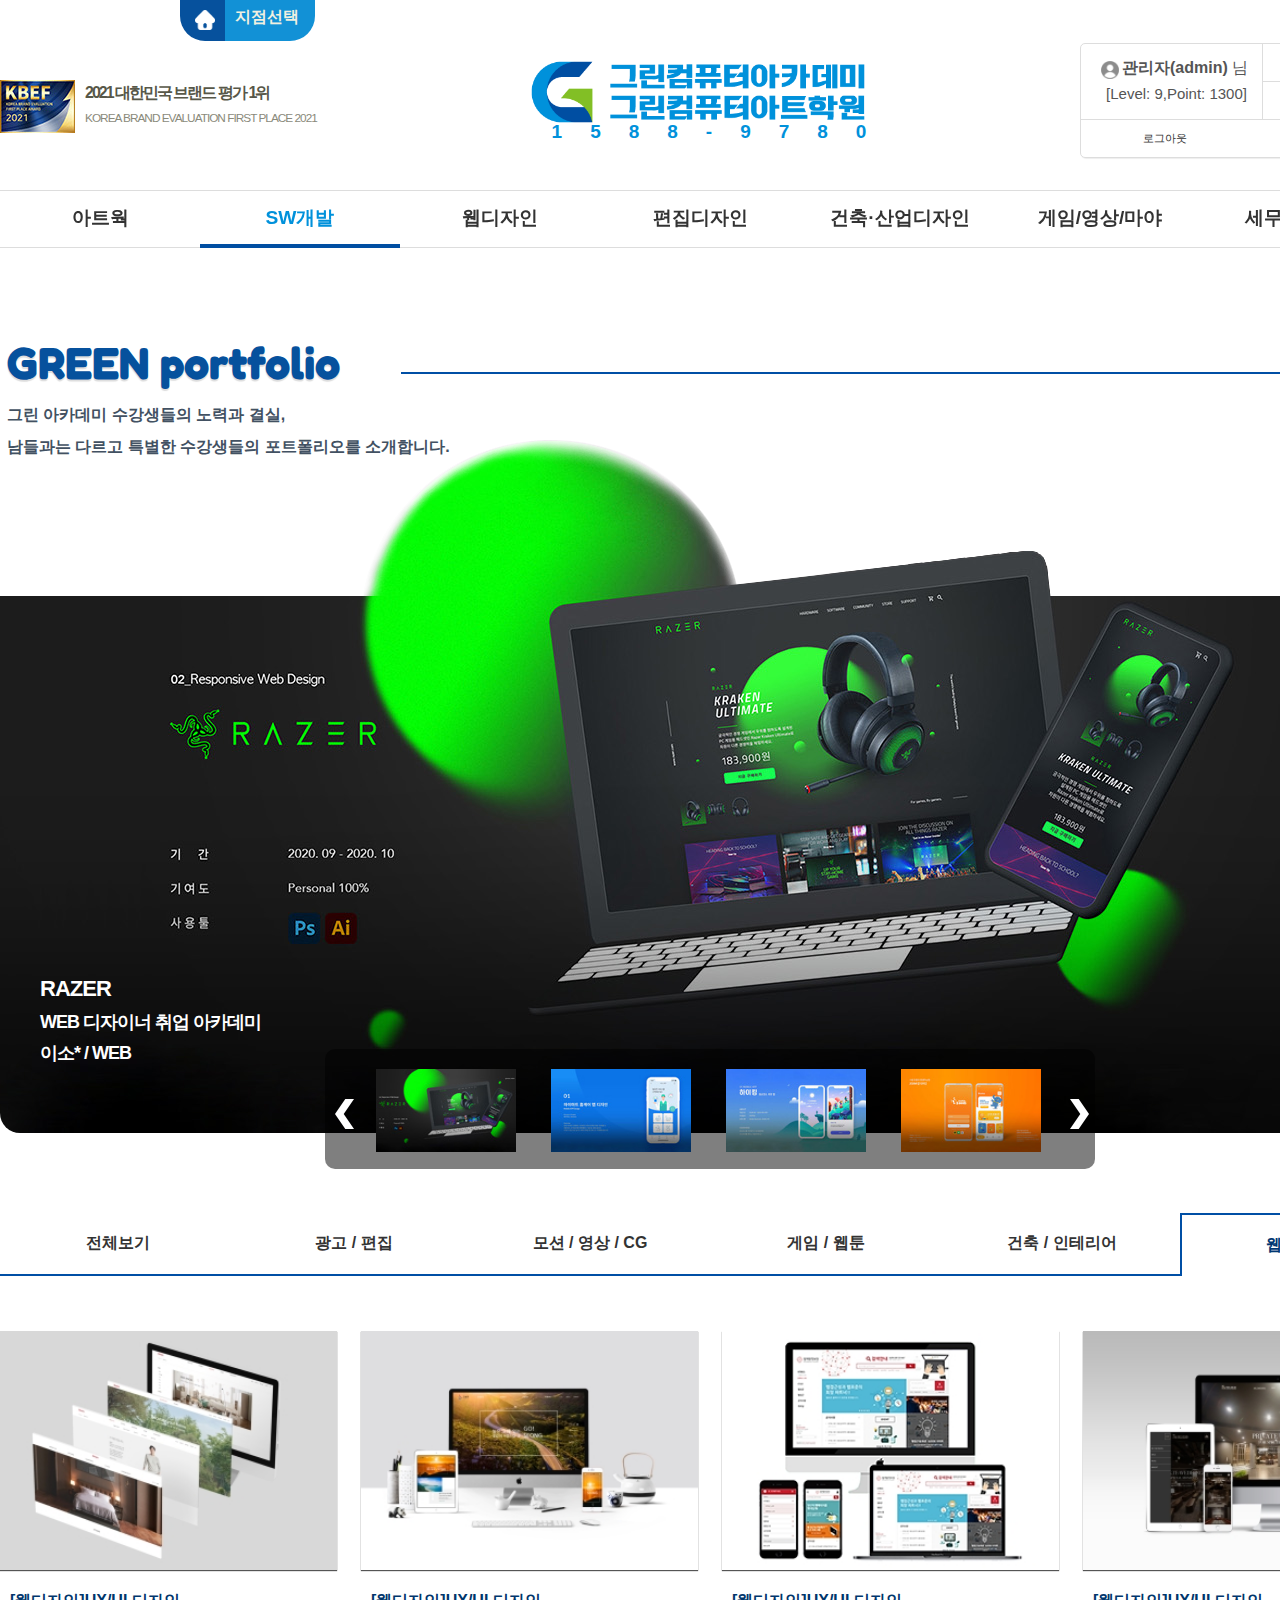
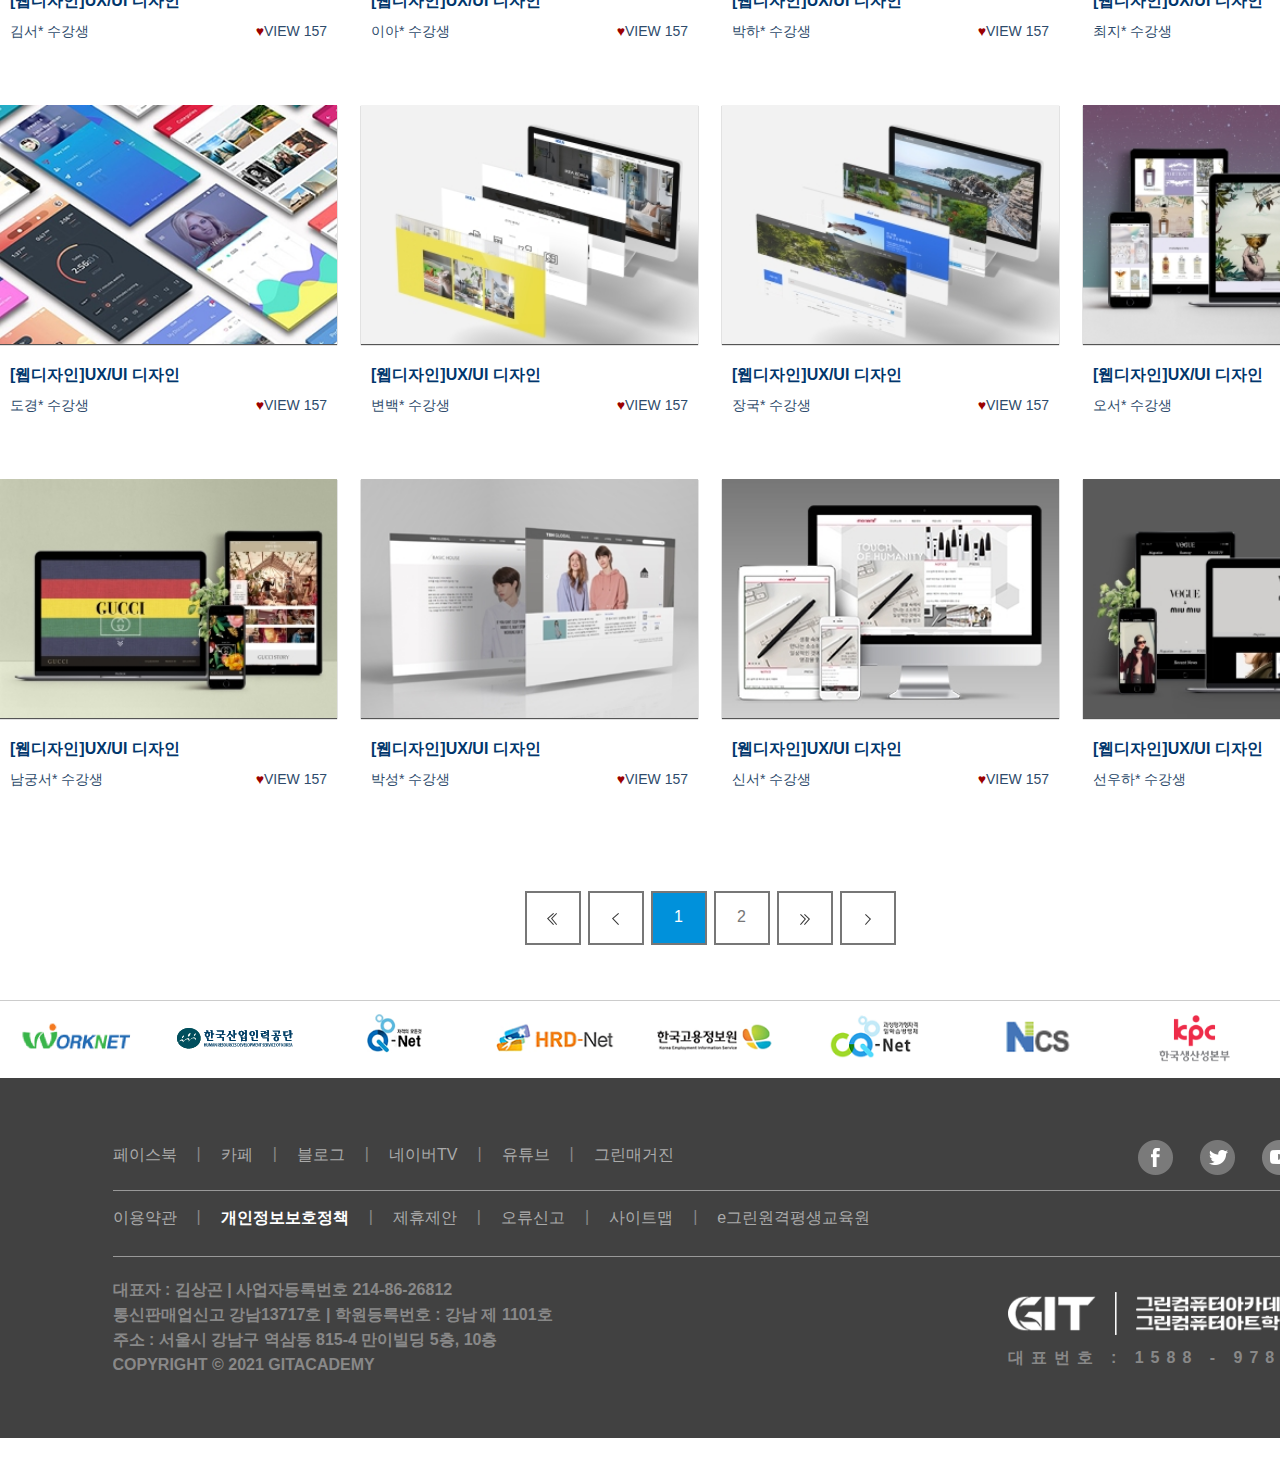
<file: sub02/index.html>
﻿<!DOCTYPE html>
<html lang="ko">
<head>
	<meta charset="UTF-8">
	<meta name="Generator" content="Notepad++"/>
	<meta name="Author" content="김혜련"/>
	<meta name="Keywords" content="김혜련,Kimhyelyeon, 포트폴리오, 김혜련 포트폴리오, portfolio, Hyelyeon's portfolio"/>
	<meta name="Description" content="김혜련의 포트폴리오 페이지 입니다"/>
	<meta charset="UTF-8">
	<title>포트폴리오</title>
	<link rel="stylesheet" href="../css/green_menu.css"/>
	<link rel="stylesheet" href="css/layout_menu.css"/>
	<link rel="icon" sizes="16x16" href="../images/green_pavi_ori.gif">
	
	<link rel="preconnect" href="https://fonts.googleapis.com">
	<link rel="preconnect" href="https://fonts.gstatic.com" crossorigin>
	<link href="https://fonts.googleapis.com/css2?family=Fredoka+One&display=swap" rel="stylesheet"> 
	
	<script src="../js/jquery-1.7.1.min.js"></script> 
	<script src="js/jquery.easing.1.3.min.js"></script> 
	<script src="../js/DB_springMove_fn.js"></script>	
	<script src="../js/html5div.js"></script>
	<script src="../js/html5shiv.js"></script>
	<script src="../js/menuActive.js"></script> 
	<script src="../js/common.js"></script>
	<script src="js/script.js"></script> 
	
</head>
<body>
	<header class="cf">
		<div id="headerWrap" class="cf">
			<div id="headerTop" class="cf">
				<div id="campusWrap">
					<div class="home"><a href="#"><img src="../images/homeIcon.png" width="20" height="20" alt="hometab"/></a><span class="hidden">그린컴퓨터학원</span></div>
					<div class="gijumSel"><a href="#">지점선택</a>
						<div class="campusLink">
							<ul>
								<li><a href="#">안양</a></li>
								<li><a href="#">강남</a></li>
								<li><a href="#">종로</a></li>
								<li><a href="#">신도림</a></li>
								<li><a href="#">노원</a></li>
								<li><a href="#">인천부평</a></li>
								<li><a href="#">인천구월</a></li>
								<li><a href="#">인천청라</a></li>
								<li><a href="#">부천</a></li>
								<li><a href="#">안산</a></li>
								<li><a href="#">수원</a></li>
								<li><a href="#">의정부</a></li>
								<li><a href="#">일산</a></li>
								<li><a href="#">성남</a></li>
								<li><a href="#">청주</a></li>
								<li><a href="#">대전둔산</a></li>
								<li><a href="#">대전중앙로</a></li>
								<li><a href="#">전주</a></li>
								<li><a href="#">광주</a></li>
								<li><a href="#">대구</a></li>
								<li><a href="#">울산</a></li>
								<li><a href="#">부산서면(본)</a></li>
								<li class="last"><a href="#">부산경성대(별)</a></li>
							</ul>
						</div>
					</div>
				</div><!-- class="campusWrap" -->			
				<div id="headerLeft" class="cf">
					<div class="brandBanner cf">
						<div class="bannerImg">
							<img src="../images/bestBrand_m.jpg" alt=""/>
						</div>
						<div class="bannerTxt">
							<h2>2021 대한민국 브랜드 평가 1위</h2>
							<a>KOREA BRAND EVALUATION FIRST PLACE 2021</a>
						</div>
					</div>
					<div class="brandBanner two cf">
						<div class="bannerImg">
							<img src="../images/Premium_Brand_Award.jpg" alt=""/>
						</div>
						<div class="bannerTxt">
							<h2>2021 고객신뢰도 1위 프리미엄브랜드</h2>
							<a>Premium Brand Award EVALUATION FIRST PLACE 2021</a>
						</div>
					</div>
				</div>
				<div id="headerRight" class="cf">
						<div class="memberBox cf">
							<div class="memberInfo fl cf">
								<p class="userName"><span class="impectUser"><img src="../images/newUser.png" alt=""/></span><strong>관리자(admin) </strong>님</p>
								<p>[Level: 9,Point: 1300]</p>
							</div>
							<div class="newCon fl cf">
								<ul class="cf">
									<li class="cf"><a href="index.html"><span class="impectMess"><img src="../images/newMes.png" alt=""/></span>쪽지보내기</a></li>
									<li class="cf"><a href="index.html"><span class="impectMess"><img src="../images/newWri.png" alt=""/></span>새 글 쓰기</a></li>
								</ul>
							</div>
							<ul class="loginMenu cf">
								<li class="fl"><a href="index.html">로그아웃</a></li>
								<li class="fl"><a href="index.html">정보수정</a></li>
							</ul>
						</div>
				</div><!-- class="headerRight" -->
				<h1>
					<a href="../index.html" tabindex="1"><img src="../images/green_logo.png" alt="그린아카데미로고"/>그린컴퓨터학원</a>
					<div class="callNum cf">
						<h4>1588-9780</h4>
					</div>

				</h1>
			</div><!-- id="headerTop" -->
			
			<div id="gnbSection">
				<ul id="gnb" class="cf">
					<li class="cf"><a href="../sub01/index.html" tabindex="2" class="showBalloon" title="아트웍 페이지">아트웍</a>
						<div class="artwork width100 cf fl">
							<ul class="lnbWidth cf">
								<li class="first1 fl">
									<h3 class="silup">실업자</h3>
									<dl>
										<dt><a href="../sub01/index.html">시각디자인(포토샵, 일러스트 GTQ)</a></dt>
										<dd></dd>
										<dt><a href="../sub01/index.html">광고출판편집</a></dt>
										<dd></dd>
										<dt><a href="../sub01/index.html">아트웍 색채학</a></dt>
										<dd></dd>
										<dt><a href="../sub01/index.html">그래픽 심화</a></dt>
										<dd></dd>
									</dl>
								</li>
								<li class="fl">
									<h3 class="jeajic">재직자</h3>
									<dl>
										<dt><a href="../sub01/index.html">기초시각디자인</a></dt>
										<dd></dd>
										<dt><a href="../sub01/index.html">드로잉(인체 / 컨셉)</a></dt>
										<dd></dd>
										<dt><a href="../sub01/index.html">스케치(실내 / 건축 / 제품)</a></dt>
										<dd></dd>
										<dt><a href="../sub01/index.html">아트웍디자인(일러 + 포토)</a></dt>
										<dd></dd>
										<dt><a href="../sub01/index.html">아이디어스케치(UI / UX)</a></dt>
										<dd></dd>
									</dl>
								</li>
								<li class="testPage fl">
									<p class="littleTit">내 MBTI에 어울리는 과정이 궁금하다면?</p>
									<a href="#"><img src="../images/testpage1.png" onmouseover="this.src='../images/testpage2.png'" onmouseout="this.src='../images/testpage1.png'" alt="testpage"/></a>
									<p class="title">▶ 나에게 맞는 과정 TEST 하러 가기!</p>
								</li>
							</ul>
						</div>
					</li>
					<li class="cf"><a href="index.html" class="showBalloon" title="SW개발 페이지" tabindex="3">SW개발</a>
						<div class="SW width100 cf fl">
							<ul class="lnbWidth cf">
								<div class="Set1 fl">
									<li class="fl">
										<h3 class="gukgi"> 국기 </h3>
										<dl>
											<dt><a href="../sub02/index.html">자바(JAVA), 코틀린(Kotlin)웹&앱</a></dt>
											<dd></dd>
											<dt><a href="../sub02/index.html" class="br">[클라우드 운영 관리] AWS <br/>클라우드 운영 및 파이썬</a></dt>
											<dd></dd>
											<dt><a href="../sub02/index.html" class="brBot">[디지털컨버전스]자바(JAVA)웹개발자</a></dt>
											<dt><a href="../sub02/index.html" class="br">[빅데이터전문가]<br/>플렛폼구축을 위한 빅데이터개발</a></dt>
											<dd></dd>
											<dd></dd>
											<dt><a href="../sub02/index.html" class="brBot">자바 웹개발자 양성</a></dt>
											<dd></dd>
											
										</dl>
									</li>
									<li class="jeajic2 fl">
										<dl>
											<dt><a href="../sub02/index.html" class="brBot">오라클기반 프레임워크 개발자<br/> - 디지털컨버전스</a></dt>
											<dd></dd>
											<dt><a href="../sub02/index.html" class="brBot">자바, 파이썬(JAVA,Pvthon)개발자 양성</a></dt>
											<dd></dd>
											<dt><a href="../sub02/index.html" class="br">[과정평가형]<br/>정보처리산업기사 (C, JAVA,파이썬)</a></dt>
											<dd></dd>
											<dt><a href="../sub02/index.html" class="brbrBot">(디지털컨버전스)<br/>UI/UX디자인 웹 퍼블리셔&프론트엔드</a></dt>
											<dd></dd>
										</dl>
									</li>
								</div>
								<li class="fl">
									<h3 class="silup">실업자</h3>
									<dl>
										<dt><a href="../sub02/index.html">Adobe XD를 활용한 인터렉티브 UI개발</a></dt>
										<dd></dd>
										<dt><a href="../sub02/index.html">파이썬을 활용한 데이터 분석</a></dt>
										<dd></dd>
										<dt><a href="../sub02/index.html">핵심 콕콕, 프론트엔드 웹 개발</a></dt>
										<dd></dd>
										<dt><a href="../sub02/index.html">핵심 콕콕, 파이썬 웹 개발</a></dt>
										<dd></dd>
										<dt><a href="../sub02/index.html">핵심 콕콕, 자바 웹 개발</a></dt>
										<dd></dd>
									</dl>
								</li>
								<li class="fl">
									<h3 class="jeajic">재직자 </h3>
									<dl>
										<dt><a href="../sub02/index.html">정보처리 자격증</a></dt>
										<dd></dd>
										<dt><a href="../sub02/index.html">C언어</a></dt>
										<dd></dd>
										<dt><a href="../sub02/index.html">자바(JAVA)</a></dt>
										<dd></dd>
										<dt><a href="../sub02/index.html">PHP+Mysql</a></dt>
										<dd></dd>
										<dt><a href="../sub02/index.html">파이썬(Pvthon)-응용SW엔지니어링</a></dt>
										<dd></dd>
										<dt><a href="../sub02/index.html">C,C++ 프로그래밍-응용SW 엔지니어링</a></dt>
										<dd></dd>
										<dt><a href="../sub02/index.html">Javascript,jQuery-응용SW 엔지니어링</a></dt>
										<dd></dd>
									</dl>
								</li>
							</ul>
						</div>
					</li>
					<li class="cf"><a href="../sub03/index.html" class="showBalloon" title="웹디자인 페이지" tabindex="4">웹디자인</a>
						<div class="webdesign width100 cf fl">
							<ul class="lnbWidth cf">
								<li class="first2 fl">
									<h3 class="gukgi">국기</h3>
									<dl>
										<dt><a href="../sub03/index.html" class="br">(디지털디자인)UI/UX 반응형 <br/>웹디자인&웹퍼블리셔(디자인&코딩)</a></dt>
										<dd></dd>
										<dt><a href="../sub03/index.html" class="brBot">UI/UX디자인 웹퍼블리셔&프론트엔드</a></dt>
										<dd></dd>
										<dt><a href="../sub03/index.html" class="br">(디지털디자인)영상을 활용한<br/>웹디자인&웹퍼블리셔</a></dt>
										<dd></dd>
										<dt><a href="../sub03/index.html"class="brbrBot">[과정평가형]웹디자인기능사<br/>(웹퍼블리셔,포토샵,일러스트,HTML5<br/>,CSS3,jQuery)</a></dt>
										<dd></dd>
									</dl>
								</li>
								<li class="JSW fl">
									<h3 class="jeajicSaup">재직자+사업주</h3>
									<dl>
										<dt><a href="../sub03/index.html">피그마(Figma)</a></dt>
										<dd></dd>
										<dt><a href="../sub03/index.html" class="br">웹퍼블리셔<br/>(Javascript,jQuery,반응형웹디자인)기본</a></dt>
										<dd></dd>
										<dt><a href="../sub03/index.html" class="brBot">웹퍼블리셔<br/>(웹표준,HTML5,CSS,반응형웹디자인)기본</a></dt>
										<dd></dd>
									</dl>
								</li>
								<div class="Set2 fl">
									<li class="jeajicW fl">
										<h3 class="jeajic "> 재직자 </h3>
										<dl>
											<dt><a href="../sub03/index.html">Adobe DX를 활용한 인터렉티브 UI제작</a></dt>
											<dd></dd>
											<dt><a href="../sub03/index.html">그래픽 디자인(일러+포토)</a></dt>
											<dd></dd>
											<dt><a href="../sub03/index.html">웹표준&웹접근성</a></dt>
											<dd></dd>
											<dt><a href="../sub03/index.html">HTML5&CSS3 </a></dt>
											<dd></dd>
										</dl>
									</li>
									<li class="jeajicW fl">
										<h3 class="jeajic hidden"> 재직자 </h3>
										<dl>
											<dt><a href="../sub03/index.html">Javascript&jQuery </a></dt>
											<dd></dd>
											<dt><a href="../sub03/index.html">PHP&MySQL </a></dt>
											<dd></dd>
											<dt><a href="../sub03/index.html">워드프레스(WordPress)</a></dt>
											<dd></dd>
											<dt><a href="../sub03/index.html" class="br">구글애널리틱스 분석 실무<br/>,디지털온라인마케팅</a></dt>
											<dd></dd>
										</dl>
									</li>
								</div>
							</ul>
						</div>
					</li>
					<li class="cf"><a href="../sub04/index.html" class="showBalloon" title="편집디자인 페이지" tabindex="5">편집디자인</a>
						<div class="publishing width100 cf fl">
							<ul class="lnbWidth cf">
								<li class="first2 fl">
									<h3 class="gukgi">국기</h3>
									<dl>
										<dt><a href="../sub4/index.html">디지털 퍼블리싱 편집디자이너</a></dt>
										<dd></dd>
										<dt><a href="../sub4/index.html"class="br">[과정평가형]전자출판기능사<br/>(포토샵,일러스트,인디자인,E-BOOK)</a></dt>
										<dd></dd>
										<dt><a href="../sub4/index.html"class="brBot">편집출판디자인<br/>(포토샵,일러스트,인디자인,E-BOOK)</a></dt>
										<dd></dd>
									</dl>
								</li>
								<li class="fl">
									<h3 class="silup">실업자</h3>
									<dl>
										<dt><a href="../sub4/index.html">편집(포토샵,일러스트)광고출판시각</a></dt>
										<dd></dd>
										<dt><a href="../sub4/index.html" class="br">편집디자이너(포토샵, 일러스트<br/>,인디자인, 편집디자인)</a></dt>
										<dd></dd>
										<dt><a href="../sub4/index.html" class="brBot">웹퍼블리셔(웹표준,HTML5,CSS<br/>,반응형웹디자인)기본</a></dt>
										<dd></dd>
									</dl>
								</li>
								<div class="Set2 fl">
									<li class="fl">
										<h3 class="jeajic"> 재직자 </h3>
										<dl>
											<dt><a href="../sub4/index.html">포토샵(Photoshop)</a></dt>
											<dd></dd>
											<dt><a href="../sub4/index.html">포토샵(Photoshop) 향상과정</a></dt>
											<dd></dd>
											<dt><a href="../sub4/index.html">일러스트레이터(illustrator)</a></dt>
											<dd></dd>
											<dt><a href="../sub4/index.html">일러스트레이터(illustrator)향상과정</a></dt>
											<dd></dd>
											<dt><a href="../sub4/index.html">인디자인(Indesign)</a></dt>
											<dd></dd>
										</dl>
									</li>
									<li class="jeajic2 fl">
										<dl>
											<dt><a href="../sub4/index.html">포토샵(Photoshop)</a></dt>
											<dd></dd>
											<dt><a href="../sub4/index.html">포토샵(Photoshop) 향상과정</a></dt>
											<dd></dd>
											<dt><a href="../sub4/index.html">일러스트레이터(illustrator)</a></dt>
											<dd></dd>
											<dt><a href="../sub4/index.html">일러스트레이터(illustrator)향상과정</a></dt>
											<dd></dd>
											<dt><a href="../sub4/index.html">인디자인(Indesign)</a></dt>
											<dd></dd>
											<dt><a href="../sub4/index.html">그래픽 디자인(일러+포토)</a></dt>
											<dd></dd>
										</dl>
									</li>
								</div>
							</ul>
						</div>
					</li>
					<li class="cf"><a href="../sub05/index.html" class="showBalloon" title="건축·산업디자인 페이지" tabindex="6">건축·산업디자인</a>
						<div class="build width100 cf fl">
							<ul class="lnbWidth cf">
								<li class="first2 fl">
									<h3 class="gukgi">국기</h3>
									<dl>
										<dt><a href="../sub5/index.html"class="br">[과정평가형]실내건축산업기사<br/>
										(인테리어, 캐드(CAD),맥스(MAX))
										</a></dt>
										<dd></dd>
										<dt><a href="../sub5/index.html"class="brbrBot">[과정평가형]실내건축기사 <br/>(인테리어,캐드(CAD),맥스(MAX))B</a></dt>
										<dd></dd>
										<dt><a href="../sub5/index.html" class="brBot">[환경디자인]실내디자인<br/>(캐드, 스케치업, 맥스)</a></dt>
										<dd></dd>
									</dl>
								</li>
								<li class="fl">
									<h3 class="silup">실업자</h3>
									<dl>
										<dt><a href="../sub5/index.html"class="br">[과정평가형]전산응용건축제도기능사<br/>(실내건축, 캐드(CAD))</a></dt>
										<dd></dd>
										<dt><a href="../sub5/index.html"class="br brBot">실내건축설계<br/>(AutoCAD,Sketch UP,스케치업)</a></dt>
										<dd></dd>
									</dl>
								</li>
								<div class="Set2 fl">
									<li class="fl">
										<h3 class="jeajic"> 재직자 </h3>
										<dl>
											<dt><a href="../sub5/index.html">캐드(AutoCAD)</a></dt>
											<dd></dd>
											<dt><a href="../sub5/index.html">스케치업(SketchUP)</a></dt>
											<dd></dd>
											<dt><a href="../sub5/index.html">맥스(3D MAX,V-Ray)</a></dt>
											<dd></dd>
											<dt><a href="../sub5/index.html">BIM(레빗,Revit)</a></dt>
											<dd></dd>
										</dl>
									</li>
									<li class="fl">
										<h3 class="jeajic hidden"> 재직자 </h3>
										<dl>
											<dt><a href="../sub5/index.html">라이노(Rhino 3D)</a></dt>
											<dd></dd>
											<dt><a href="../sub5/index.html">카티아(CATIA)</a></dt>
											<dd></dd>
											<dt><a href="../sub5/index.html">스케치(실내,건축,제품)</a></dt>
											<dd></dd>
											<dt><a href="../sub5/index.html">전산응용건축제도</a></dt>
											<dd></dd>
										</dl>
									</li>
								</div>
							</ul>
						</div>
					</li>
					<li class="cf"><a href="../sub01/index.html" class="showBalloon" title="게임/영상/마야 페이지" tabindex="7">게임/영상/마야 </a>
						<div class="game width100 cf fl">
							<ul class="lnbWidth cf">
								<li class="first2 fl">
									<h3 class="gukgi">국기</h3>
									<dl>
										<dt><a href="../sub01/index.html"class="br">(멀티미디어콘텐츠제작) 영상<br/>(프리미어,에프터이펙트) 크리에이터
										</a></dt>
										<dd></dd>
										<dt><a href="../sub01/index.html" class="brBot">맥스(3DMAX)를 활용한 <br/>게임콘텐츠&영상디자인</a></dt>
										<dd></dd>
									</dl>
								</li>
								<li class="fl">
									<h3 class="silup">실업자</h3>
									<dl>
										<dt><a href="../sub01/index.html">마야(MAYA)3D그래팍 애니메이션</a></dt>
										<dd></dd>
										<dt><a href="../sub01/index.html" class="br">시각(영상)편집디자인<br/>(프리미어, 애프터이펙트)입문</a></dt>
										<dd></dd>
										<dt><a href="../sub01/index.html" class="brBot">영상편집(포토,일러,프리미어,에펙)</a></dt>
										<dd></dd>
									</dl>
								</li>
								<li class="JSW fl">
									<h3 class="jeajicSaup">재직자+사업주</h3>
									<dl>
										<dt><a href="../sub01/index.html" class="br">디지털영상편집디자인<br/>(프리미어,애프터이펙트)</a></dt>
										<dd></dd>
										<dt class="portfolioPage">
											<a href="../sub01/index.html" class="brBot"><img src="../images/menuPortImg1.png" onmouseover="this.src='../images/menuPortImg2.png'" onmouseout="this.src='../images/menuPortImg1.png'" alt="portfolioCharacter"/></a>
											<P>▶ 포트폴리오 구경하러 가기!</P>
										</dt>
										<dd></dd>
									</dl>
								</li>
								<li class="JJ fl">
									<h3 class="jeajic">재직자</h3>
									<dl>
										<dt><a href="../sub01/index.html">영상편집(프리미어,에프터이펙트)</a></dt>
										<dd></dd>
										<dt><a href="../sub01/index.html">시네마4D(Cinema4D)</a></dt>
										<dd></dd>
										<dt><a href="../sub01/index.html">영상편집제작-애프터이펙트(AfterEffect)</a></dt>
										<dd></dd>
										<dt><a href="../sub01/index.html">컨셉아트(원화디자인)</a></dt>
										<dd></dd>
									</dl>
								</li>
							</ul>
						</div>
					</li>
					<li class="cf"><a href="../sub02/index.html" class="showBalloon" title="세무회계/OA 페이지" tabindex="8">세무회계/OA</a>
						<div class="account width100 cf fl">
							<ul class="lnbWidth cf">
								<div class="Set1 fl">
									<li class=" fl">
										<h3 class="silup"> 실업자 </h3>
										<dl>
											<dt><a href="../sub03/index.html" class="br">회계,세무 중급관리자<br/>(전산세무1급,TAT1급)자격취득</a></dt>
											<dd></dd>
											<dt><a href="../sub03/index.html" class="brBot">경리실무(전산회계1급,전산세무2급)<br/>자격취득 및 실무테크닉</a></dt>
											<dd></dd>
											<dt><a href="../sub03/index.html"class="brbrBot">경리실무(전산세무1급)세무회계 <br/>자격취득 및 실무테크닉</a></dt>
											<dd></dd>
										</dl>
									</li>
									<li class="fl">
										<h3 class="silup hidden"> 실업자 </h3>
										<dl>
											<dt><a href="../sub03/index.html"class="br">경리실무(전산회계1급,전산세무2급,TAT<br/>,FAT)자격취득 및 실무테크닉</a></dt>
											<dd></dd>
											<dt><a href="../sub03/index.html" class="brBot">전산회계1급(FAT1급),전산세무2급<br/>(TAT2급)자격증취득</a></dt>
											<dd></dd>
											<dt><a href="../sub03/index.html" class="brbrBot">회계, 세무중급관리자(전산세무1급<br/>,TAT1급)자격취득</a></dt>
											<dd></dd>
										</dl>
									</li>
								</div>
								<div class="Set2 fl">
									<li class="fl">
										<h3 class="jeajic"> 재직자 </h3>
										<dl>
											<dt><a href="../sub03/index.html" class="br">노션(NOTION)<br/>-일잘러의 생산성 향상 비법</a></dt>
											<dd></dd>
											<dt><a href="../sub03/index.html" class="brBot">전산회계1급 자격취득-세무</a></dt>
											<dd></dd>
											<dt><a href="../sub03/index.html">전산세무2급 자격취득-세무</a></dt>
											<dd></dd>
											<dt><a href="../sub03/index.html">전산세무1급 자격취득과정</a></dt>
											<dd></dd>
										</dl>
									</li>
									<li class="fl">
										<h3 class="jeajic hidden"> 재직자 </h3>
										<dl>
											<dt><a href="../sub03/index.html">전산회계 문제풀이</a></dt>
											<dd></dd>
											<dt><a href="../sub03/index.html">엑셀(Excel)-사무행정</a></dt>
											<dd></dd>
											<dt><a href="../sub03/index.html">파워포인트(POWER POINT)활용과정</a></dt>
											<dd></dd>
											<dt><a href="../sub03/index.html">컴퓨터활용능력 1급 자격취득 - 사무행정</a></dt>
											<dd></dd>
										</dl>
									</li>
									
								</div>
							</ul>
						</div>
					</li>
				</ul>
			</div>
		</div>	
	</header>
	<section>
		<div id="contentTit">
			<div class="bigTit">
				<p class="tit">GREEN portfolio</p>
				<div class="line"></div>
			</div>
			<p>
				그린 아카데미 수강생들의 노력과 결실,<br/>
				남들과는 다르고 특별한 수강생들의 포트폴리오를 소개합니다.
			</p>
		</div>
		<div id="cmenuTab"></div>
		<div id="contentWrap">
			<div id="mainPtf" class="cf">
				<div class="images">
					<p style="display: block"><img src="images/main4.png" alt="slideBanner"/></p>
					<p><img src="images/main1.png" alt="slideBanner"/></p>
					<p><img src="images/main2.png" alt="slideBanner"/></p>
					<p><img src="images/main3.png" alt="slideBanner"/></p>
					<p><img src="images/main1.png" alt="slideBanner"/></p>
					<p><img src="images/main4.png" alt="slideBanner"/></p>
					<p><img src="images/main3.png" alt="slideBanner"/></p>
					<p><img src="images/main2.png" alt="slideBanner"/></p>
				</div>
				<div class="frontWrap">
					<div class="infoWrap">
						<div class="infoSet">
							<P style="display: block;">
								<span>RAZER<br/></span>
								WEB 디자이너 취업 아카데미<br/>
								이소* / WEB
							</P>
							<P>
								<span>하이마트 홈케어<br/></span>
								UI/UX 디자이너 취업 아카데미<br/>
								이소* / APP
							</P>
							<P>
								<span>하이킹 등산코스 추천앱<br/></span>
								UI/UX 디자이너 취업 아카데미<br/>
								이소* / APP
							</P>
							<P>
								<span>서울동물원 동물학습앱 ZOOM<br/></span>
								UI/UX 디자이너 취업 아카데미<br/>
								이소* / APP
							</P>
							<P>
								<span>하이마트 홈케어<br/></span>
								UI/UX 디자이너 취업 아카데미<br/>
								이소* / APP
							</P>
							<P>
								<span>RAZER<br/></span>
								WEB 디자이너 취업 아카데미<br/>
								이소* / WEB
							</P>
							<P>
								<span>서울동물원 동물학습앱 ZOOM<br/></span>
								UI/UX 디자이너 취업 아카데미<br/>
								이소* / APP
							</P>
							<P>
								<span>하이킹 등산코스 추천앱<br/></span>
								UI/UX 디자이너 취업 아카데미<br/>
								이소* / APP
							</P>
						</div>
						<div class="thumbNails cf">
							<a href="#" class="left fl"><img src="images/left_arr.png" alt="ArrowL"/></a>
							<div class="container">
								<div class="containerIn cf">
									<ul>
										<li class="thumb"><img src="images/thumb4.jpg" alt=""/></li>
										<li class="thumb"><img src="images/thumb1.jpg" alt=""/></li>
										<li class="thumb"><img src="images/thumb2.jpg" alt=""/></li>
										<li class="thumb mr5"><img src="images/thumb3.jpg" alt=""/></li>
										<li class="thumb"><img src="images/thumb1.jpg" alt=""/></li>
										<li class="thumb"><img src="images/thumb4.jpg" alt=""/></li>
										<li class="thumb ml20"><img src="images/thumb3.jpg" alt=""/></li>
										<li class="thumb"><img src="images/thumb2.jpg" alt=""/></li>
									</ul>
								</div>
							</div>
							<a href="#" class="right fr"><img src="images/right_arr.png" alt="ArrowR"/></a>
						</div>
					</div>
				</div>
			</div>
			<div id="contents">
				<div class="menuTab">
					<ul>
						<li><a href="#">전체보기</a></li>
						<li><a href="#">광고 / 편집</a></li>
						<li><a href="#">모션 / 영상 / CG</a></li>
						<li><a href="#">게임 / 웹툰</a></li>
						<li><a href="#">건축 / 인테리어</a></li>
						<li class="active"><a href="#">웹디자인</a></li>
					</ul>
				</div>
				<div id="rowWrap">
					<div class="contentRow">
						<div class="contentCell">
							<a href="#"><img src="images/cell1.jpg" width="337"alt="포트폴리오이미지1"/></a>
							<div class="textWrap cf">
								<a href="#">[웹디자인]UX/UI 디자인</a>
								<span class="left fl">김서* 수강생</span>
								<span class="right fr"><span>♥</span>VIEW 157</span>
							</div>
						</div>
						<div class="contentCell">
							<a href="#"><img src="images/cell2.jpg" width="337"alt="포트폴리오이미지1"/></a>
							<div class="textWrap cf">
								<a href="#">[웹디자인]UX/UI 디자인</a>
								<span class="left fl">이아* 수강생</span>
								<span class="right fr"><span>♥</span>VIEW 157</span>
							</div>
						</div>
						<div class="contentCell">
							<a href="#"><img src="images/cell3.jpg" width="337"alt="포트폴리오이미지1"/></a>
							<div class="textWrap cf">
								<a href="#">[웹디자인]UX/UI 디자인</a>
								<span class="left fl">박하* 수강생</span>
								<span class="right fr"><span>♥</span>VIEW 157</span>
							</div>
						</div>
						<div class="contentCell last">
							<a href="#"><img src="images/cell4.jpg" width="337"alt="포트폴리오이미지1"/></a>
							<div class="textWrap cf">
								<a href="#">[웹디자인]UX/UI 디자인</a>
								<span class="left fl">최지* 수강생</span>
								<span class="right fr"><span>♥</span>VIEW 157</span>
							</div>
						</div>
					</div>
					<div class="contentRow">
						<div class="contentCell">
							<a href="#"><img src="images/cell5.jpg" width="337"alt="포트폴리오이미지1"/></a>
							<div class="textWrap cf">
								<a href="#">[웹디자인]UX/UI 디자인</a>
								<span class="left fl">도경* 수강생</span>
								<span class="right fr"><span>♥</span>VIEW 157</span>
							</div>
						</div>
						<div class="contentCell">
							<a href="#"><img src="images/cell6.jpg" width="337"alt="포트폴리오이미지1"/></a>
							<div class="textWrap cf">
								<a href="#">[웹디자인]UX/UI 디자인</a>
								<span class="left fl">변백* 수강생</span>
								<span class="right fr"><span>♥</span>VIEW 157</span>
							</div>
						</div>
						<div class="contentCell">
							<a href="#"><img src="images/cell7.jpg" width="337"alt="포트폴리오이미지1"/></a>
							<div class="textWrap cf">
								<a href="#">[웹디자인]UX/UI 디자인</a>
								<span class="left fl">장국* 수강생</span>
								<span class="right fr"><span>♥</span>VIEW 157</span>
							</div>
						</div>
						<div class="contentCell last">
							<a href="#"><img src="images/cell8.jpg" width="337"alt="포트폴리오이미지1"/></a>
							<div class="textWrap cf">
								<a href="#">[웹디자인]UX/UI 디자인</a>
								<span class="left fl">오서* 수강생</span>
								<span class="right fr"><span>♥</span>VIEW 157</span>
							</div>
						</div>
					</div>
					<div class="contentRow">
						<div class="contentCell">
							<a href="#"><img src="images/cell9.jpg" width="337"alt="포트폴리오이미지1"/></a>
							<div class="textWrap cf">
								<a href="#">[웹디자인]UX/UI 디자인</a>
								<span class="left fl">남궁서* 수강생</span>
								<span class="right fr"><span>♥</span>VIEW 157</span>
							</div>
						</div>
						<div class="contentCell">
							<a href="#"><img src="images/cell10.jpg" width="337"alt="포트폴리오이미지1"/></a>
							<div class="textWrap cf">
								<a href="#">[웹디자인]UX/UI 디자인</a>
								<span class="left fl">박성* 수강생</span>
								<span class="right fr"><span>♥</span>VIEW 157</span>
							</div>
						</div>
						<div class="contentCell">
							<a href="#"><img src="images/cell11.jpg" width="337"alt="포트폴리오이미지1"/></a>
							<div class="textWrap cf">
								<a href="#">[웹디자인]UX/UI 디자인</a>
								<span class="left fl">신서* 수강생</span>
								<span class="right fr"><span>♥</span>VIEW 157</span>
							</div>
						</div>
						<div class="contentCell last">
							<a href="#"><img src="images/cell12.jpg" width="337"alt="포트폴리오이미지1"/></a>
							<div class="textWrap cf">
								<a href="#">[웹디자인]UX/UI 디자인</a>
								<span class="left fl">선우하* 수강생</span>
								<span class="right fr"><span>♥</span>VIEW 157</span>
							</div>
						</div>
					</div>
				</div>
				<div id="pageNum">
					<ul>
						<li class="pageImg1"><a href="#"><img src="../images/doubleArrowL.png" alt="doubleArrowL"/></a></li>
						<li class="pageImg2"><a href="#"><img src="../images/ArrowL.png" alt="ArrowL.png"/></a></li>
						<li class="active"><a href="#">1</a></li>
						<li><a href="#">2</a></li>
						<li class="pageImg3"><a href="#"><img src="../images/doubleArrowR.png" alt="doubleArrowR"/></a></li>
						<li class="pageImg4"><a href="#"><img src="../images/ArrowR.png" alt="ArrowR"/></a></li>
					</ul>
				</div>
			</div><!-- id="contents" -->
		</div><!-- id="contentWrap" -->
	</section>
	<footer>
		<div id="familySite">
			<div class="wrap cf">
				<ul>
					<li><a href="#"><img src="../images/footerIcon1.png" alt="footerIcon"/></a></li>
					<li><a href="#"><img src="../images/footerIcon2.png" alt="footerIcon"/></a></li>
					<li><a href="#"><img src="../images/footerIcon3.png" alt="footerIcon"/></a></li>
					<li><a href="#"><img src="../images/footerIcon4.png" alt="footerIcon"/></a></li>
					<li><a href="#"><img src="../images/footerIcon5.png" alt="footerIcon"/></a></li>
					<li><a href="#"><img src="../images/footerIcon6.png" alt="footerIcon"/></a></li>
					<li><a href="#"><img src="../images/footerIcon7.png" alt="footerIcon"/></a></li>
					<li><a href="#"><img src="../images/footerIcon8.png" alt="footerIcon"/></a></li>
				</ul>
		</div>
		</div>
		<div class="wrap2">
			<div id="footerWrap">
				<div id="footBot">
					<div id="footWrap">
						<div class="footSns cf">
							<div class="fSnsWrap">
								<ul class="text fl cf">
									<li><a href="#">페이스북</a></li>
									<li>|</li>
									<li><a href="#">카페</a></li>
									<li>|</li>
									<li><a href="#">블로그</a></li>
									<li>|</li>
									<li><a href="#">네이버TV</a></li>
									<li>|</li>
									<li><a href="#">유튜브</a></li>
									<li>|</li>
									<li><a href="#">그린매거진</a></li>
								</ul>
								<ul class="snsWrap cf">
									<li class="facebook"><a href="#" class="snsBtn" title="페이스북 페이지로 이동합니다."><span class="hidden">facebook</span></a></li>
									<li class="twitter"><a href="#" class="snsBtn" title="트위터 페이지로 이동합니다."><span class="hidden">twitter</span></a></li>
									<li class="youtube"><a href="#" class="snsBtn" title="유튜브 페이지로 이동합니다."><span class="hidden">youtube</span></a></li>
								</ul>
							</div>
						</div>
						<div class="bottom cb">
							<div class="fBotWrap">
								<ul>
									<li><a href="#">이용약관</a></li>
									<li>|</li>
									<li><a class="import" href="#">개인정보보호정책</a></li>
									<li>|</li>
									<li><a href="#">제휴제안</a></li>
									<li>|</li>
									<li><a href="#">오류신고</a></li>
									<li>|</li>
									<li><a href="#">사이트맵</a></li>
									<li>|</li>
									<li><a href="#">e그린원격평생교육원</a></li>
								</ul>
							</div>
						</div>
						<div class="footInfo cf">
							<p>대표자 : 김상곤 | 사업자등록번호 214-86-26812<br/>
							통신판매업신고 강남13717호 | 학원등록번호 : 강남 제 1101호<br/>
							주소 : 서울시 강남구 역삼동 815-4 만이빌딩 5층, 10층<br/>
							COPYRIGHT © 2021 GITACADEMY</p>
							<div class="icon">
								<img src="../images/footerLogo.png" alt=""/>
								<p>대표번호 : 1588 - 9780</p>
							</div>
						</div>
					</div>
				</div>
			</div>
		</div>		
	</footer>
</body>
</html>
</file>
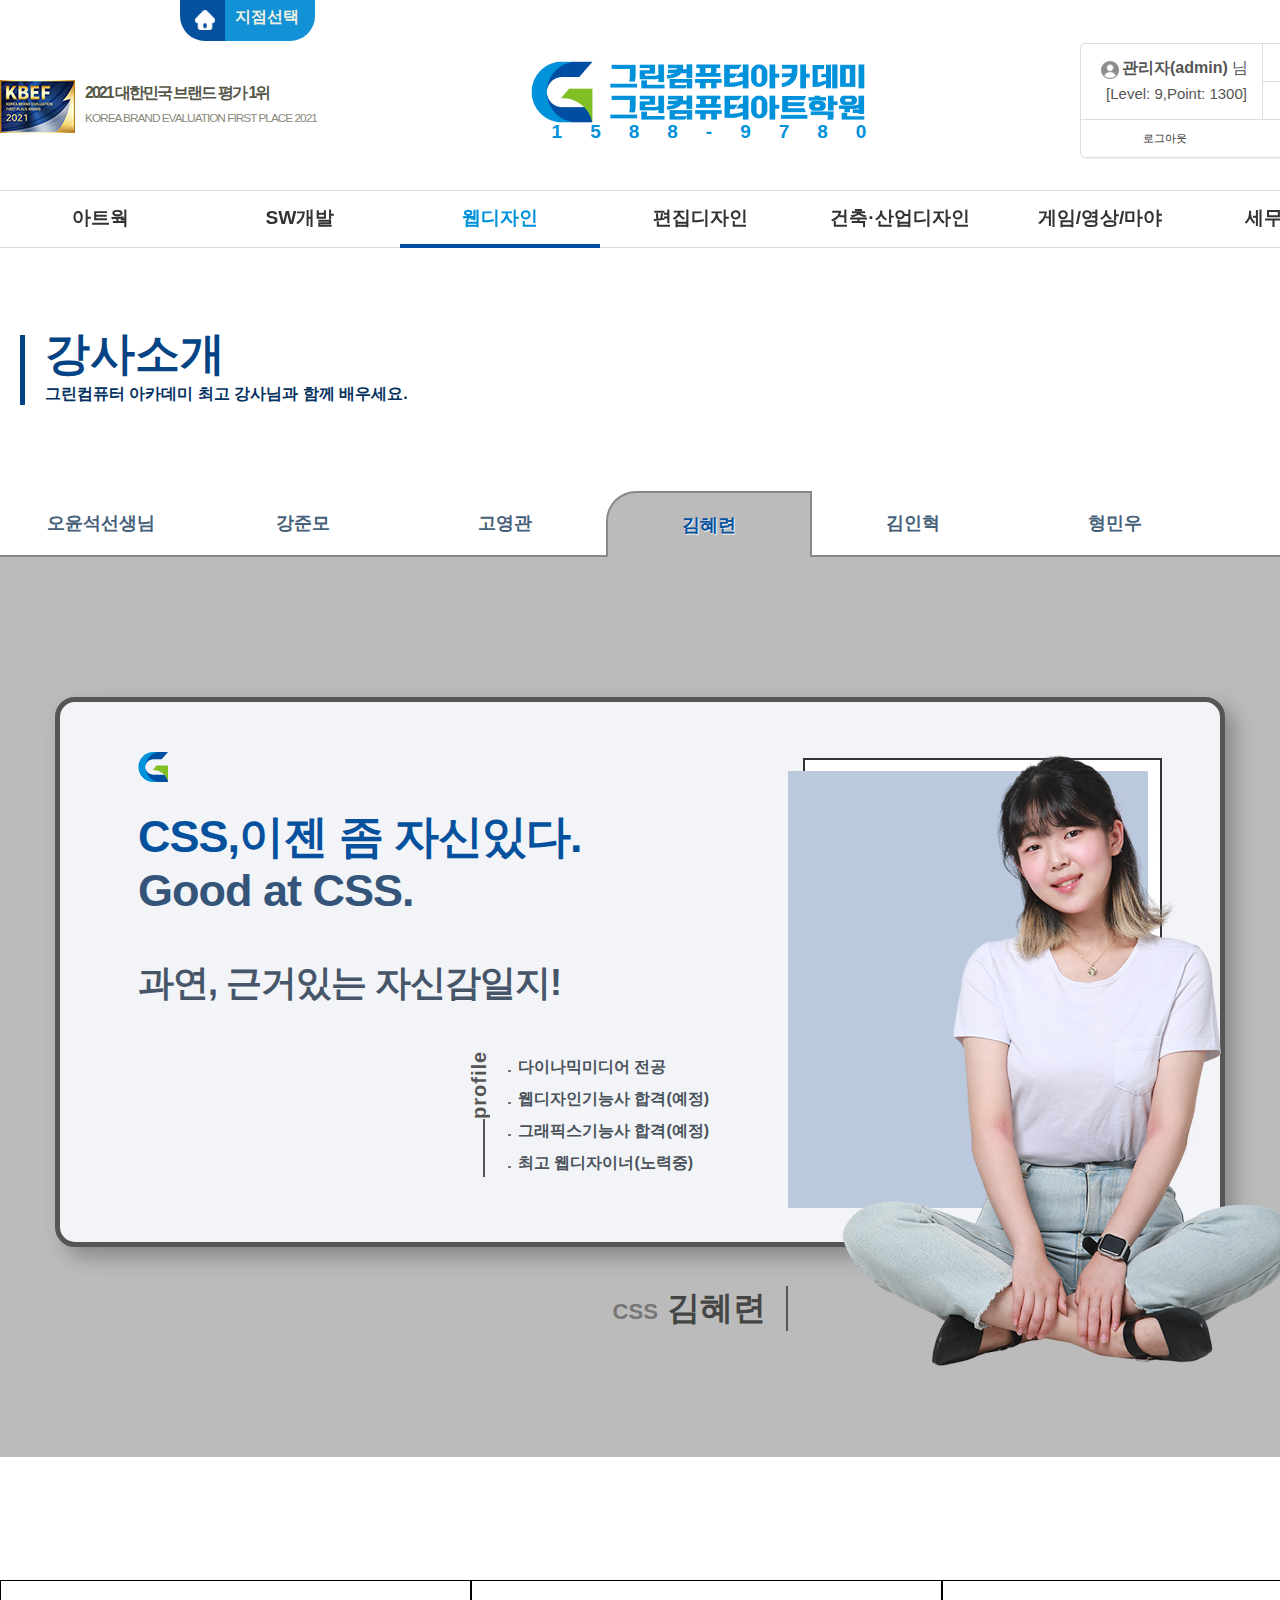
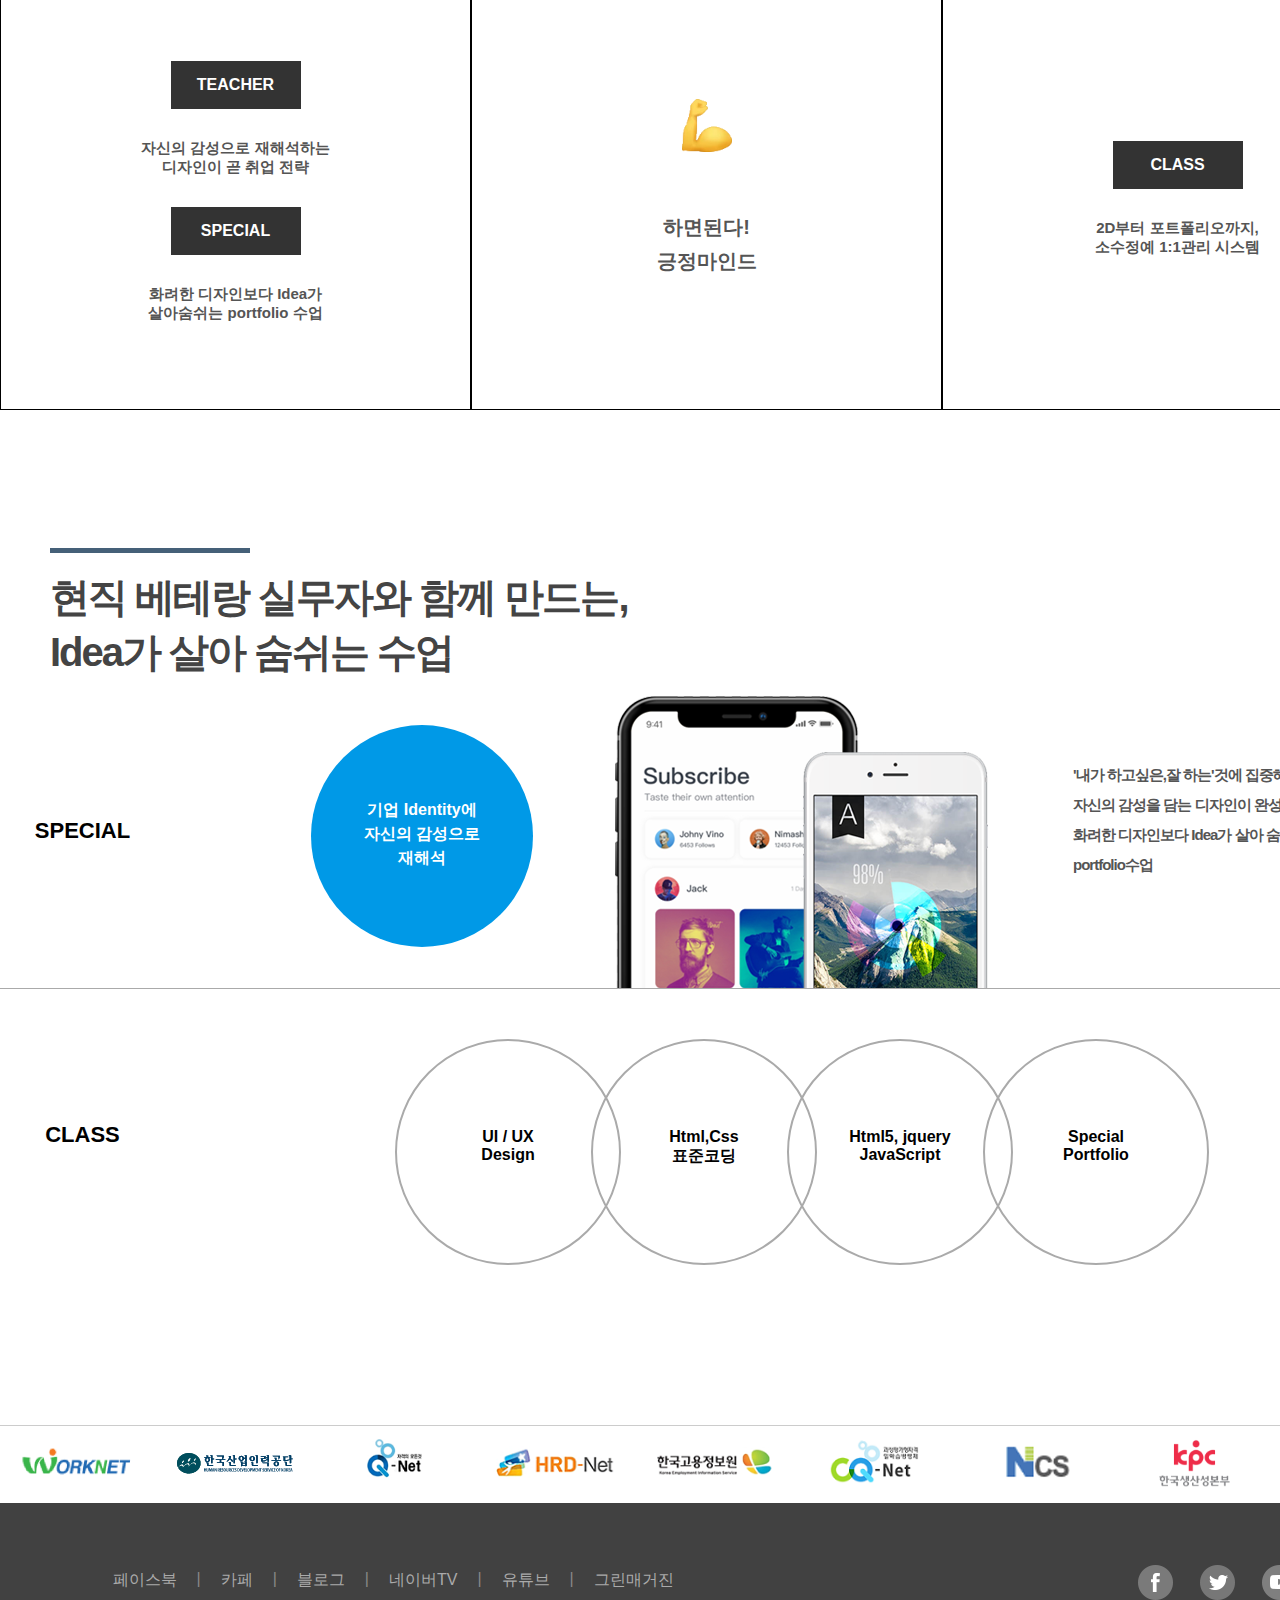
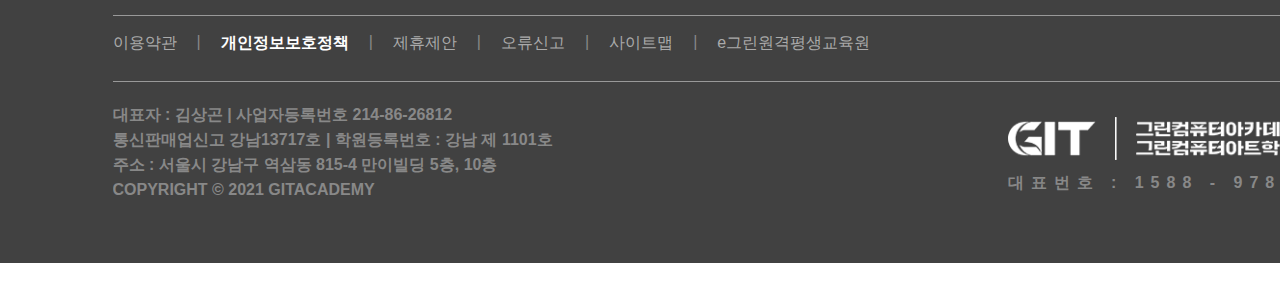
<file: sub03/index.html>
﻿<!DOCTYPE html>
<html lang="ko">
<head>
	<meta charset="UTF-8">
	<meta name="Generator" content="Notepad++"/>
	<meta name="Author" content="김혜련"/>
	<meta name="Keywords" content="김혜련,Kimhyelyeon, 포트폴리오, 김혜련 포트폴리오, portfolio, Hyelyeon's portfolio"/>
	<meta name="Description" content="김혜련의 포트폴리오 페이지 입니다"/>
	<meta charset="UTF-8">
	<title>sub3</title>
	<link rel="stylesheet" href="../css/green_menu.css"/>
	<link rel="stylesheet" href="css/layout_menu.css"/>
	<link rel="icon" sizes="16x16" href="../images/green_pavi_ori.gif">
	<script src="../js/jquery-1.9.0.min.js"></script> 
	<script src="../js/DB_springMove_fn.js"></script>	
	<script src="../js/html5div.js"></script>
	<script src="../js/html5shiv.js"></script>
	<script src="../js/menuActive.js"></script>
	<script src="../js/common.js"></script> 	
	
</head>
<body>
	<header class="cf">
		<div id="headerWrap" class="cf">
			<div id="headerTop" class="cf">
				<div id="campusWrap">
					<div class="home"><a href="#"><img src="../images/homeIcon.png" width="20" height="20" alt="hometab"/></a><span class="hidden">그린컴퓨터학원</span></div>
					<div class="gijumSel"><a href="#">지점선택</a>
						<div class="campusLink">
							<ul>
								<li><a href="#">안양</a></li>
								<li><a href="#">강남</a></li>
								<li><a href="#">종로</a></li>
								<li><a href="#">신도림</a></li>
								<li><a href="#">노원</a></li>
								<li><a href="#">인천부평</a></li>
								<li><a href="#">인천구월</a></li>
								<li><a href="#">인천청라</a></li>
								<li><a href="#">부천</a></li>
								<li><a href="#">안산</a></li>
								<li><a href="#">수원</a></li>
								<li><a href="#">의정부</a></li>
								<li><a href="#">일산</a></li>
								<li><a href="#">성남</a></li>
								<li><a href="#">청주</a></li>
								<li><a href="#">대전둔산</a></li>
								<li><a href="#">대전중앙로</a></li>
								<li><a href="#">전주</a></li>
								<li><a href="#">광주</a></li>
								<li><a href="#">대구</a></li>
								<li><a href="#">울산</a></li>
								<li><a href="#">부산서면(본)</a></li>
								<li class="last"><a href="#">부산경성대(별)</a></li>
							</ul>
						</div>
					</div>
				</div><!-- class="campusWrap" -->			
				<div id="headerLeft" class="cf">
					<div class="brandBanner cf">
						<div class="bannerImg">
							<img src="../images/bestBrand_m.jpg" alt=""/>
						</div>
						<div class="bannerTxt">
							<h2>2021 대한민국 브랜드 평가 1위</h2>
							<a>KOREA BRAND EVALUATION FIRST PLACE 2021</a>
						</div>
					</div>
					<div class="brandBanner two cf">
						<div class="bannerImg">
							<img src="../images/Premium_Brand_Award.jpg" alt=""/>
						</div>
						<div class="bannerTxt">
							<h2>2021 고객신뢰도 1위 프리미엄브랜드</h2>
							<a>Premium Brand Award EVALUATION FIRST PLACE 2021</a>
						</div>
					</div>
				</div>
				<div id="headerRight" class="cf">
						<div class="memberBox cf">
							<div class="memberInfo fl cf">
								<p class="userName"><span class="impectUser"><img src="../images/newUser.png" alt=""/></span><strong>관리자(admin) </strong>님</p>
								<p>[Level: 9,Point: 1300]</p>
							</div>
							<div class="newCon fl cf">
								<ul class="cf">
									<li class="cf"><a href="index.html"><span class="impectMess"><img src="../images/newMes.png" alt=""/></span>쪽지보내기</a></li>
									<li class="cf"><a href="index.html"><span class="impectMess"><img src="../images/newWri.png" alt=""/></span>새 글 쓰기</a></li>
								</ul>
							</div>
							<ul class="loginMenu cf">
								<li class="fl"><a href="index.html">로그아웃</a></li>
								<li class="fl"><a href="index.html">정보수정</a></li>
							</ul>
						</div>
				</div><!-- class="headerRight" -->
				<h1>
					<a href="../index.html" tabindex="1"><img src="../images/green_logo.png" alt="그린아카데미로고"/>그린컴퓨터학원</a>
					<div class="callNum cf">
						<h4>1588-9780</h4>
					</div>

				</h1>
			</div><!-- id="headerTop" -->
			
			<div id="gnbSection">
				<ul id="gnb" class="cf">
					<li class="cf"><a href="../sub01/index.html" tabindex="2" class="showBalloon" title="아트웍 페이지">아트웍</a>
						<div class="artwork width100 cf fl">
							<ul class="lnbWidth cf">
								<li class="first1 fl">
									<h3 class="silup">실업자</h3>
									<dl>
										<dt><a href="../sub01/index.html">시각디자인(포토샵, 일러스트 GTQ)</a></dt>
										<dd></dd>
										<dt><a href="../sub01/index.html">광고출판편집</a></dt>
										<dd></dd>
										<dt><a href="../sub01/index.html">아트웍 색채학</a></dt>
										<dd></dd>
										<dt><a href="../sub01/index.html">그래픽 심화</a></dt>
										<dd></dd>
									</dl>
								</li>
								<li class="fl">
									<h3 class="jeajic">재직자</h3>
									<dl>
										<dt><a href="../sub01/index.html">기초시각디자인</a></dt>
										<dd></dd>
										<dt><a href="../sub01/index.html">드로잉(인체 / 컨셉)</a></dt>
										<dd></dd>
										<dt><a href="../sub01/index.html">스케치(실내 / 건축 / 제품)</a></dt>
										<dd></dd>
										<dt><a href="../sub01/index.html">아트웍디자인(일러 + 포토)</a></dt>
										<dd></dd>
										<dt><a href="../sub01/index.html">아이디어스케치(UI / UX)</a></dt>
										<dd></dd>
									</dl>
								</li>
								<li class="testPage fl">
									<p class="littleTit">내 MBTI에 어울리는 과정이 궁금하다면?</p>
									<a href="#"><img src="../images/testpage1.png" onmouseover="this.src='../images/testpage2.png'" onmouseout="this.src='../images/testpage1.png'" alt="testpage"/></a>
									<p class="title">▶ 나에게 맞는 과정 TEST 하러 가기!</p>
								</li>
							</ul>
						</div>
					</li>
					<li class="cf"><a href="index.html" class="showBalloon" title="SW개발 페이지" tabindex="3">SW개발</a>
						<div class="SW width100 cf fl">
							<ul class="lnbWidth cf">
								<div class="Set1 fl">
									<li class="fl">
										<h3 class="gukgi"> 국기 </h3>
										<dl>
											<dt><a href="../sub02/index.html">자바(JAVA), 코틀린(Kotlin)웹&앱</a></dt>
											<dd></dd>
											<dt><a href="../sub02/index.html" class="br">[클라우드 운영 관리] AWS <br/>클라우드 운영 및 파이썬</a></dt>
											<dd></dd>
											<dt><a href="../sub02/index.html" class="brBot">[디지털컨버전스]자바(JAVA)웹개발자</a></dt>
											<dt><a href="../sub02/index.html" class="br">[빅데이터전문가]<br/>플렛폼구축을 위한 빅데이터개발</a></dt>
											<dd></dd>
											<dd></dd>
											<dt><a href="../sub02/index.html" class="brBot">자바 웹개발자 양성</a></dt>
											<dd></dd>
											
										</dl>
									</li>
									<li class="jeajic2 fl">
										<dl>
											<dt><a href="../sub02/index.html" class="brBot">오라클기반 프레임워크 개발자<br/> - 디지털컨버전스</a></dt>
											<dd></dd>
											<dt><a href="../sub02/index.html" class="brBot">자바, 파이썬(JAVA,Pvthon)개발자 양성</a></dt>
											<dd></dd>
											<dt><a href="../sub02/index.html" class="br">[과정평가형]<br/>정보처리산업기사 (C, JAVA,파이썬)</a></dt>
											<dd></dd>
											<dt><a href="../sub02/index.html" class="brbrBot">(디지털컨버전스)<br/>UI/UX디자인 웹 퍼블리셔&프론트엔드</a></dt>
											<dd></dd>
										</dl>
									</li>
								</div>
								<li class="fl">
									<h3 class="silup">실업자</h3>
									<dl>
										<dt><a href="../sub02/index.html">Adobe XD를 활용한 인터렉티브 UI개발</a></dt>
										<dd></dd>
										<dt><a href="../sub02/index.html">파이썬을 활용한 데이터 분석</a></dt>
										<dd></dd>
										<dt><a href="../sub02/index.html">핵심 콕콕, 프론트엔드 웹 개발</a></dt>
										<dd></dd>
										<dt><a href="../sub02/index.html">핵심 콕콕, 파이썬 웹 개발</a></dt>
										<dd></dd>
										<dt><a href="../sub02/index.html">핵심 콕콕, 자바 웹 개발</a></dt>
										<dd></dd>
									</dl>
								</li>
								<li class="fl">
									<h3 class="jeajic">재직자 </h3>
									<dl>
										<dt><a href="../sub02/index.html">정보처리 자격증</a></dt>
										<dd></dd>
										<dt><a href="../sub02/index.html">C언어</a></dt>
										<dd></dd>
										<dt><a href="../sub02/index.html">자바(JAVA)</a></dt>
										<dd></dd>
										<dt><a href="../sub02/index.html">PHP+Mysql</a></dt>
										<dd></dd>
										<dt><a href="../sub02/index.html">파이썬(Pvthon)-응용SW엔지니어링</a></dt>
										<dd></dd>
										<dt><a href="../sub02/index.html">C,C++ 프로그래밍-응용SW 엔지니어링</a></dt>
										<dd></dd>
										<dt><a href="../sub02/index.html">Javascript,jQuery-응용SW 엔지니어링</a></dt>
										<dd></dd>
									</dl>
								</li>
							</ul>
						</div>
					</li>
					<li class="cf"><a href="index.html" class="showBalloon" title="웹디자인 페이지" tabindex="4">웹디자인</a>
						<div class="webdesign width100 cf fl">
							<ul class="lnbWidth cf">
								<li class="first2 fl">
									<h3 class="gukgi">국기</h3>
									<dl>
										<dt><a href="../sub03/index.html" class="br">(디지털디자인)UI/UX 반응형 <br/>웹디자인&웹퍼블리셔(디자인&코딩)</a></dt>
										<dd></dd>
										<dt><a href="../sub03/index.html" class="brBot">UI/UX디자인 웹퍼블리셔&프론트엔드</a></dt>
										<dd></dd>
										<dt><a href="../sub03/index.html" class="br">(디지털디자인)영상을 활용한<br/>웹디자인&웹퍼블리셔</a></dt>
										<dd></dd>
										<dt><a href="../sub03/index.html"class="brbrBot">[과정평가형]웹디자인기능사<br/>(웹퍼블리셔,포토샵,일러스트,HTML5<br/>,CSS3,jQuery)</a></dt>
										<dd></dd>
									</dl>
								</li>
								<li class="JSW fl">
									<h3 class="jeajicSaup">재직자+사업주</h3>
									<dl>
										<dt><a href="../sub03/index.html">피그마(Figma)</a></dt>
										<dd></dd>
										<dt><a href="../sub03/index.html" class="br">웹퍼블리셔<br/>(Javascript,jQuery,반응형웹디자인)기본</a></dt>
										<dd></dd>
										<dt><a href="../sub03/index.html" class="brBot">웹퍼블리셔<br/>(웹표준,HTML5,CSS,반응형웹디자인)기본</a></dt>
										<dd></dd>
									</dl>
								</li>
								<div class="Set2 fl">
									<li class="jeajicW fl">
										<h3 class="jeajic "> 재직자 </h3>
										<dl>
											<dt><a href="../sub03/index.html">Adobe DX를 활용한 인터렉티브 UI제작</a></dt>
											<dd></dd>
											<dt><a href="../sub03/index.html">그래픽 디자인(일러+포토)</a></dt>
											<dd></dd>
											<dt><a href="../sub03/index.html">웹표준&웹접근성</a></dt>
											<dd></dd>
											<dt><a href="../sub03/index.html">HTML5&CSS3 </a></dt>
											<dd></dd>
										</dl>
									</li>
									<li class="jeajicW fl">
										<h3 class="jeajic hidden"> 재직자 </h3>
										<dl>
											<dt><a href="../sub03/index.html">Javascript&jQuery </a></dt>
											<dd></dd>
											<dt><a href="../sub03/index.html">PHP&MySQL </a></dt>
											<dd></dd>
											<dt><a href="../sub03/index.html">워드프레스(WordPress)</a></dt>
											<dd></dd>
											<dt><a href="../sub03/index.html" class="br">구글애널리틱스 분석 실무<br/>,디지털온라인마케팅</a></dt>
											<dd></dd>
										</dl>
									</li>
								</div>
							</ul>
						</div>
					</li>
					<li class="cf"><a href="../sub04/index.html" class="showBalloon" title="편집디자인 페이지" tabindex="5">편집디자인</a>
						<div class="publishing width100 cf fl">
							<ul class="lnbWidth cf">
								<li class="first2 fl">
									<h3 class="gukgi">국기</h3>
									<dl>
										<dt><a href="../sub4/index.html">디지털 퍼블리싱 편집디자이너</a></dt>
										<dd></dd>
										<dt><a href="../sub4/index.html"class="br">[과정평가형]전자출판기능사<br/>(포토샵,일러스트,인디자인,E-BOOK)</a></dt>
										<dd></dd>
										<dt><a href="../sub4/index.html"class="brBot">편집출판디자인<br/>(포토샵,일러스트,인디자인,E-BOOK)</a></dt>
										<dd></dd>
									</dl>
								</li>
								<li class="fl">
									<h3 class="silup">실업자</h3>
									<dl>
										<dt><a href="../sub4/index.html">편집(포토샵,일러스트)광고출판시각</a></dt>
										<dd></dd>
										<dt><a href="../sub4/index.html" class="br">편집디자이너(포토샵, 일러스트<br/>,인디자인, 편집디자인)</a></dt>
										<dd></dd>
										<dt><a href="../sub4/index.html" class="brBot">웹퍼블리셔(웹표준,HTML5,CSS<br/>,반응형웹디자인)기본</a></dt>
										<dd></dd>
									</dl>
								</li>
								<div class="Set2 fl">
									<li class="fl">
										<h3 class="jeajic"> 재직자 </h3>
										<dl>
											<dt><a href="../sub4/index.html">포토샵(Photoshop)</a></dt>
											<dd></dd>
											<dt><a href="../sub4/index.html">포토샵(Photoshop) 향상과정</a></dt>
											<dd></dd>
											<dt><a href="../sub4/index.html">일러스트레이터(illustrator)</a></dt>
											<dd></dd>
											<dt><a href="../sub4/index.html">일러스트레이터(illustrator)향상과정</a></dt>
											<dd></dd>
											<dt><a href="../sub4/index.html">인디자인(Indesign)</a></dt>
											<dd></dd>
										</dl>
									</li>
									<li class="jeajic2 fl">
										<dl>
											<dt><a href="../sub4/index.html">포토샵(Photoshop)</a></dt>
											<dd></dd>
											<dt><a href="../sub4/index.html">포토샵(Photoshop) 향상과정</a></dt>
											<dd></dd>
											<dt><a href="../sub4/index.html">일러스트레이터(illustrator)</a></dt>
											<dd></dd>
											<dt><a href="../sub4/index.html">일러스트레이터(illustrator)향상과정</a></dt>
											<dd></dd>
											<dt><a href="../sub4/index.html">인디자인(Indesign)</a></dt>
											<dd></dd>
											<dt><a href="../sub4/index.html">그래픽 디자인(일러+포토)</a></dt>
											<dd></dd>
										</dl>
									</li>
								</div>
							</ul>
						</div>
					</li>
					<li class="cf"><a href="../sub05/index.html" class="showBalloon" title="건축·산업디자인 페이지" tabindex="6">건축·산업디자인</a>
						<div class="build width100 cf fl">
							<ul class="lnbWidth cf">
								<li class="first2 fl">
									<h3 class="gukgi">국기</h3>
									<dl>
										<dt><a href="../sub5/index.html"class="br">[과정평가형]실내건축산업기사<br/>
										(인테리어, 캐드(CAD),맥스(MAX))
										</a></dt>
										<dd></dd>
										<dt><a href="../sub5/index.html"class="brbrBot">[과정평가형]실내건축기사 <br/>(인테리어,캐드(CAD),맥스(MAX))B</a></dt>
										<dd></dd>
										<dt><a href="../sub5/index.html" class="brBot">[환경디자인]실내디자인<br/>(캐드, 스케치업, 맥스)</a></dt>
										<dd></dd>
									</dl>
								</li>
								<li class="fl">
									<h3 class="silup">실업자</h3>
									<dl>
										<dt><a href="../sub5/index.html"class="br">[과정평가형]전산응용건축제도기능사<br/>(실내건축, 캐드(CAD))</a></dt>
										<dd></dd>
										<dt><a href="../sub5/index.html"class="br brBot">실내건축설계<br/>(AutoCAD,Sketch UP,스케치업)</a></dt>
										<dd></dd>
									</dl>
								</li>
								<div class="Set2 fl">
									<li class="fl">
										<h3 class="jeajic"> 재직자 </h3>
										<dl>
											<dt><a href="../sub5/index.html">캐드(AutoCAD)</a></dt>
											<dd></dd>
											<dt><a href="../sub5/index.html">스케치업(SketchUP)</a></dt>
											<dd></dd>
											<dt><a href="../sub5/index.html">맥스(3D MAX,V-Ray)</a></dt>
											<dd></dd>
											<dt><a href="../sub5/index.html">BIM(레빗,Revit)</a></dt>
											<dd></dd>
										</dl>
									</li>
									<li class="fl">
										<h3 class="jeajic hidden"> 재직자 </h3>
										<dl>
											<dt><a href="../sub5/index.html">라이노(Rhino 3D)</a></dt>
											<dd></dd>
											<dt><a href="../sub5/index.html">카티아(CATIA)</a></dt>
											<dd></dd>
											<dt><a href="../sub5/index.html">스케치(실내,건축,제품)</a></dt>
											<dd></dd>
											<dt><a href="../sub5/index.html">전산응용건축제도</a></dt>
											<dd></dd>
										</dl>
									</li>
								</div>
							</ul>
						</div>
					</li>
					<li class="cf"><a href="../sub01/index.html" class="showBalloon" title="게임/영상/마야 페이지" tabindex="7">게임/영상/마야 </a>
						<div class="game width100 cf fl">
							<ul class="lnbWidth cf">
								<li class="first2 fl">
									<h3 class="gukgi">국기</h3>
									<dl>
										<dt><a href="../sub01/index.html"class="br">(멀티미디어콘텐츠제작) 영상<br/>(프리미어,에프터이펙트) 크리에이터
										</a></dt>
										<dd></dd>
										<dt><a href="../sub01/index.html" class="brBot">맥스(3DMAX)를 활용한 <br/>게임콘텐츠&영상디자인</a></dt>
										<dd></dd>
									</dl>
								</li>
								<li class="fl">
									<h3 class="silup">실업자</h3>
									<dl>
										<dt><a href="../sub01/index.html">마야(MAYA)3D그래팍 애니메이션</a></dt>
										<dd></dd>
										<dt><a href="../sub01/index.html" class="br">시각(영상)편집디자인<br/>(프리미어, 애프터이펙트)입문</a></dt>
										<dd></dd>
										<dt><a href="../sub01/index.html" class="brBot">영상편집(포토,일러,프리미어,에펙)</a></dt>
										<dd></dd>
									</dl>
								</li>
								<li class="JSW fl">
									<h3 class="jeajicSaup">재직자+사업주</h3>
									<dl>
										<dt><a href="../sub01/index.html" class="br">디지털영상편집디자인<br/>(프리미어,애프터이펙트)</a></dt>
										<dd></dd>
										<dt class="portfolioPage">
											<a href="../sub01/index.html" class="brBot"><img src="../images/menuPortImg1.png" onmouseover="this.src='../images/menuPortImg2.png'" onmouseout="this.src='../images/menuPortImg1.png'" alt="portfolioCharacter"/></a>
											<P>▶ 포트폴리오 구경하러 가기!</P>
										</dt>
										<dd></dd>
									</dl>
								</li>
								<li class="JJ fl">
									<h3 class="jeajic">재직자</h3>
									<dl>
										<dt><a href="../sub01/index.html">영상편집(프리미어,에프터이펙트)</a></dt>
										<dd></dd>
										<dt><a href="../sub01/index.html">시네마4D(Cinema4D)</a></dt>
										<dd></dd>
										<dt><a href="../sub01/index.html">영상편집제작-애프터이펙트(AfterEffect)</a></dt>
										<dd></dd>
										<dt><a href="../sub01/index.html">컨셉아트(원화디자인)</a></dt>
										<dd></dd>
									</dl>
								</li>
							</ul>
						</div>
					</li>
					<li class="cf"><a href="../sub02/index.html" class="showBalloon" title="세무회계/OA 페이지" tabindex="8">세무회계/OA</a>
						<div class="account width100 cf fl">
							<ul class="lnbWidth cf">
								<div class="Set1 fl">
									<li class=" fl">
										<h3 class="silup"> 실업자 </h3>
										<dl>
											<dt><a href="../sub03/index.html" class="br">회계,세무 중급관리자<br/>(전산세무1급,TAT1급)자격취득</a></dt>
											<dd></dd>
											<dt><a href="../sub03/index.html" class="brBot">경리실무(전산회계1급,전산세무2급)<br/>자격취득 및 실무테크닉</a></dt>
											<dd></dd>
											<dt><a href="../sub03/index.html"class="brbrBot">경리실무(전산세무1급)세무회계 <br/>자격취득 및 실무테크닉</a></dt>
											<dd></dd>
										</dl>
									</li>
									<li class="fl">
										<h3 class="silup hidden"> 실업자 </h3>
										<dl>
											<dt><a href="../sub03/index.html"class="br">경리실무(전산회계1급,전산세무2급,TAT<br/>,FAT)자격취득 및 실무테크닉</a></dt>
											<dd></dd>
											<dt><a href="../sub03/index.html" class="brBot">전산회계1급(FAT1급),전산세무2급<br/>(TAT2급)자격증취득</a></dt>
											<dd></dd>
											<dt><a href="../sub03/index.html" class="brbrBot">회계, 세무중급관리자(전산세무1급<br/>,TAT1급)자격취득</a></dt>
											<dd></dd>
										</dl>
									</li>
								</div>
								<div class="Set2 fl">
									<li class="fl">
										<h3 class="jeajic"> 재직자 </h3>
										<dl>
											<dt><a href="../sub03/index.html" class="br">노션(NOTION)<br/>-일잘러의 생산성 향상 비법</a></dt>
											<dd></dd>
											<dt><a href="../sub03/index.html" class="brBot">전산회계1급 자격취득-세무</a></dt>
											<dd></dd>
											<dt><a href="../sub03/index.html">전산세무2급 자격취득-세무</a></dt>
											<dd></dd>
											<dt><a href="../sub03/index.html">전산세무1급 자격취득과정</a></dt>
											<dd></dd>
										</dl>
									</li>
									<li class="fl">
										<h3 class="jeajic hidden"> 재직자 </h3>
										<dl>
											<dt><a href="../sub03/index.html">전산회계 문제풀이</a></dt>
											<dd></dd>
											<dt><a href="../sub03/index.html">엑셀(Excel)-사무행정</a></dt>
											<dd></dd>
											<dt><a href="../sub03/index.html">파워포인트(POWER POINT)활용과정</a></dt>
											<dd></dd>
											<dt><a href="../sub03/index.html">컴퓨터활용능력 1급 자격취득 - 사무행정</a></dt>
											<dd></dd>
										</dl>
									</li>
									
								</div>
							</ul>
						</div>
					</li>
				</ul>
			</div>
		</div>	
	</header>
	<section>
		<div class="pageTit">
			<div class="tit cf">
				<div class="topLine"></div>
				<div class="h5Wrap">
					<h5>강사소개</h5>
					<p>그린컴퓨터 아카데미 최고 강사님과 함께 배우세요.</p>
				</div>
			</div>
			<div class="pageTab">
				<ul>
					<li><a href="#">오윤석선생님</a></li>
					<li><a href="#">강준모</a></li>
					<li><a href="#">고영관</a></li>
					<li class="active"><a href="#">김혜련</a></li>
					<li><a href="#">김인혁</a></li>
					<li><a href="#">형민우</a></li>
					<li><a href="#">박승주</a></li>
				</ul>
			</div>
		</div>
		<div class="Tprof">
			<div class="profWrap cf">
				<div class="Glogo"><img src="../images/green_pavi_ori.gif" alt=""/></div>
				<div class="mainTit">
					<p>CSS,이젠 좀 자신있다.<br/>
					<span>Good at CSS.</span></p>
				</div>
				<div class="subTit">
					<p>과연, 근거있는 자신감일지!</p>
				</div>
				<div class="profile cf">
					<div class="pWrap cf fl">
						<div class="line"></div>
						<p>profile</p>
					</div>
					<div class="list fl">
						<ul>
							<li>다이나믹미디어 전공</li>
							<li>웹디자인기능사 합격(예정)</li>
							<li>그래픽스기능사 합격(예정)</li>
							<li>최고 웹디자이너(노력중)</li>
						</ul>
					</div>
				</div>
				<div class="name"></div>
				<div class="TimgDeco1"></div>
				<div class="TimgDeco2"></div>
				<div class="Timg"></div>
				<div class="name fr"><p><span>CSS</span> 김혜련</p></div>
			</div>
		</div>
		<div class="Tintro">
			<div class="cell1">
				<h6>TEACHER</h6>
				<p>자신의 감성으로 재해석하는<br/>디자인이 곧 취업 전략</p>
				<h6>SPECIAL</h6>
				<p>화려한 디자인보다 Idea가<br/>살아숨쉬는 portfolio 수업</p>
			</div>
			<div class="cell2">
				<img src="images/power.png" width="50" alt="logo"/>
				<p class="ycd">
					하면된다!<br/>
					긍정마인드
				</p>
			</div>
			<div class="cell3">
				<h6>CLASS</h6>
				<p>2D부터 포트폴리오까지,<br/>소수정예 1:1관리 시스템</p>
			</div>
		</div>
		<div class="classInfo">
			<div class="classLine"></div>
			<h5>현직 베테랑 실무자와 함께 만드는,<br/>
				Idea가 살아 숨쉬는 수업</h5>
			<div class="special cf">
				<h6 class="fl">SPECIAL</h6>
				<div class="info fl">
					<p>
						기업 Identity에<br/>
						자신의 감성으로<br/>
						재해석
					</p>
				</div>
				<div class="img"></div>
				<div class="text">
					<p>'내가 하고싶은,잘 하는'것에 집중해야 <br/>자신의 감성을 담는 디자인이 완성됩니다.<br/>화려한 디자인보다 Idea가 살아 숨쉬는 portfolio수업</p>
				</div>
			</div>
			<div class="class cf">
				<h6>CLASS</h6>
				<div class="circle1">
					<p>
						UI / UX<br/>
						Design
					</p>
				</div>
				<div class="circle2">
					<p>
						Html,Css<br/>
						표준코딩
					</p>
				</div>
				<div class="circle3">
					<p>
						Html5, jquery<br/>
						JavaScript
					</p>
				</div>
				<div class="circle4">
					<p>
						Special<br/>
						Portfolio
					</p>
				</div>
			</div>
		</div>
	</section>
	<footer>
		<div id="familySite">
			<div class="wrap cf">
				<ul>
					<li><a href="#"><img src="../images/footerIcon1.png" alt="footerIcon"/></a></li>
					<li><a href="#"><img src="../images/footerIcon2.png" alt="footerIcon"/></a></li>
					<li><a href="#"><img src="../images/footerIcon3.png" alt="footerIcon"/></a></li>
					<li><a href="#"><img src="../images/footerIcon4.png" alt="footerIcon"/></a></li>
					<li><a href="#"><img src="../images/footerIcon5.png" alt="footerIcon"/></a></li>
					<li><a href="#"><img src="../images/footerIcon6.png" alt="footerIcon"/></a></li>
					<li><a href="#"><img src="../images/footerIcon7.png" alt="footerIcon"/></a></li>
					<li><a href="#"><img src="../images/footerIcon8.png" alt="footerIcon"/></a></li>
				</ul>
		</div>
		</div>
		<div class="wrap2">
			<div id="footerWrap">
				<div id="footBot">
					<div id="footWrap">
						<div class="footSns cf">
							<div class="fSnsWrap">
								<ul class="text fl cf">
									<li><a href="#">페이스북</a></li>
									<li>|</li>
									<li><a href="#">카페</a></li>
									<li>|</li>
									<li><a href="#">블로그</a></li>
									<li>|</li>
									<li><a href="#">네이버TV</a></li>
									<li>|</li>
									<li><a href="#">유튜브</a></li>
									<li>|</li>
									<li><a href="#">그린매거진</a></li>
								</ul>
								<ul class="snsWrap cf">
									<li class="facebook"><a href="#" class="snsBtn" title="페이스북 페이지로 이동합니다."><span class="hidden">facebook</span></a></li>
									<li class="twitter"><a href="#" class="snsBtn" title="트위터 페이지로 이동합니다."><span class="hidden">twitter</span></a></li>
									<li class="youtube"><a href="#" class="snsBtn" title="유튜브 페이지로 이동합니다."><span class="hidden">youtube</span></a></li>
								</ul>
							</div>
						</div>
						<div class="bottom cb">
							<div class="fBotWrap">
								<ul>
									<li><a href="#">이용약관</a></li>
									<li>|</li>
									<li><a class="import" href="#">개인정보보호정책</a></li>
									<li>|</li>
									<li><a href="#">제휴제안</a></li>
									<li>|</li>
									<li><a href="#">오류신고</a></li>
									<li>|</li>
									<li><a href="#">사이트맵</a></li>
									<li>|</li>
									<li><a href="#">e그린원격평생교육원</a></li>
								</ul>
							</div>
						</div>
						<div class="footInfo cf">
							<p>대표자 : 김상곤 | 사업자등록번호 214-86-26812<br/>
							통신판매업신고 강남13717호 | 학원등록번호 : 강남 제 1101호<br/>
							주소 : 서울시 강남구 역삼동 815-4 만이빌딩 5층, 10층<br/>
							COPYRIGHT © 2021 GITACADEMY</p>
							<div class="icon">
								<img src="../images/footerLogo.png" alt=""/>
								<p>대표번호 : 1588 - 9780</p>
							</div>
						</div>
					</div>
				</div>
			</div>
		</div>		
	</footer>
</body>
</html>
</file>
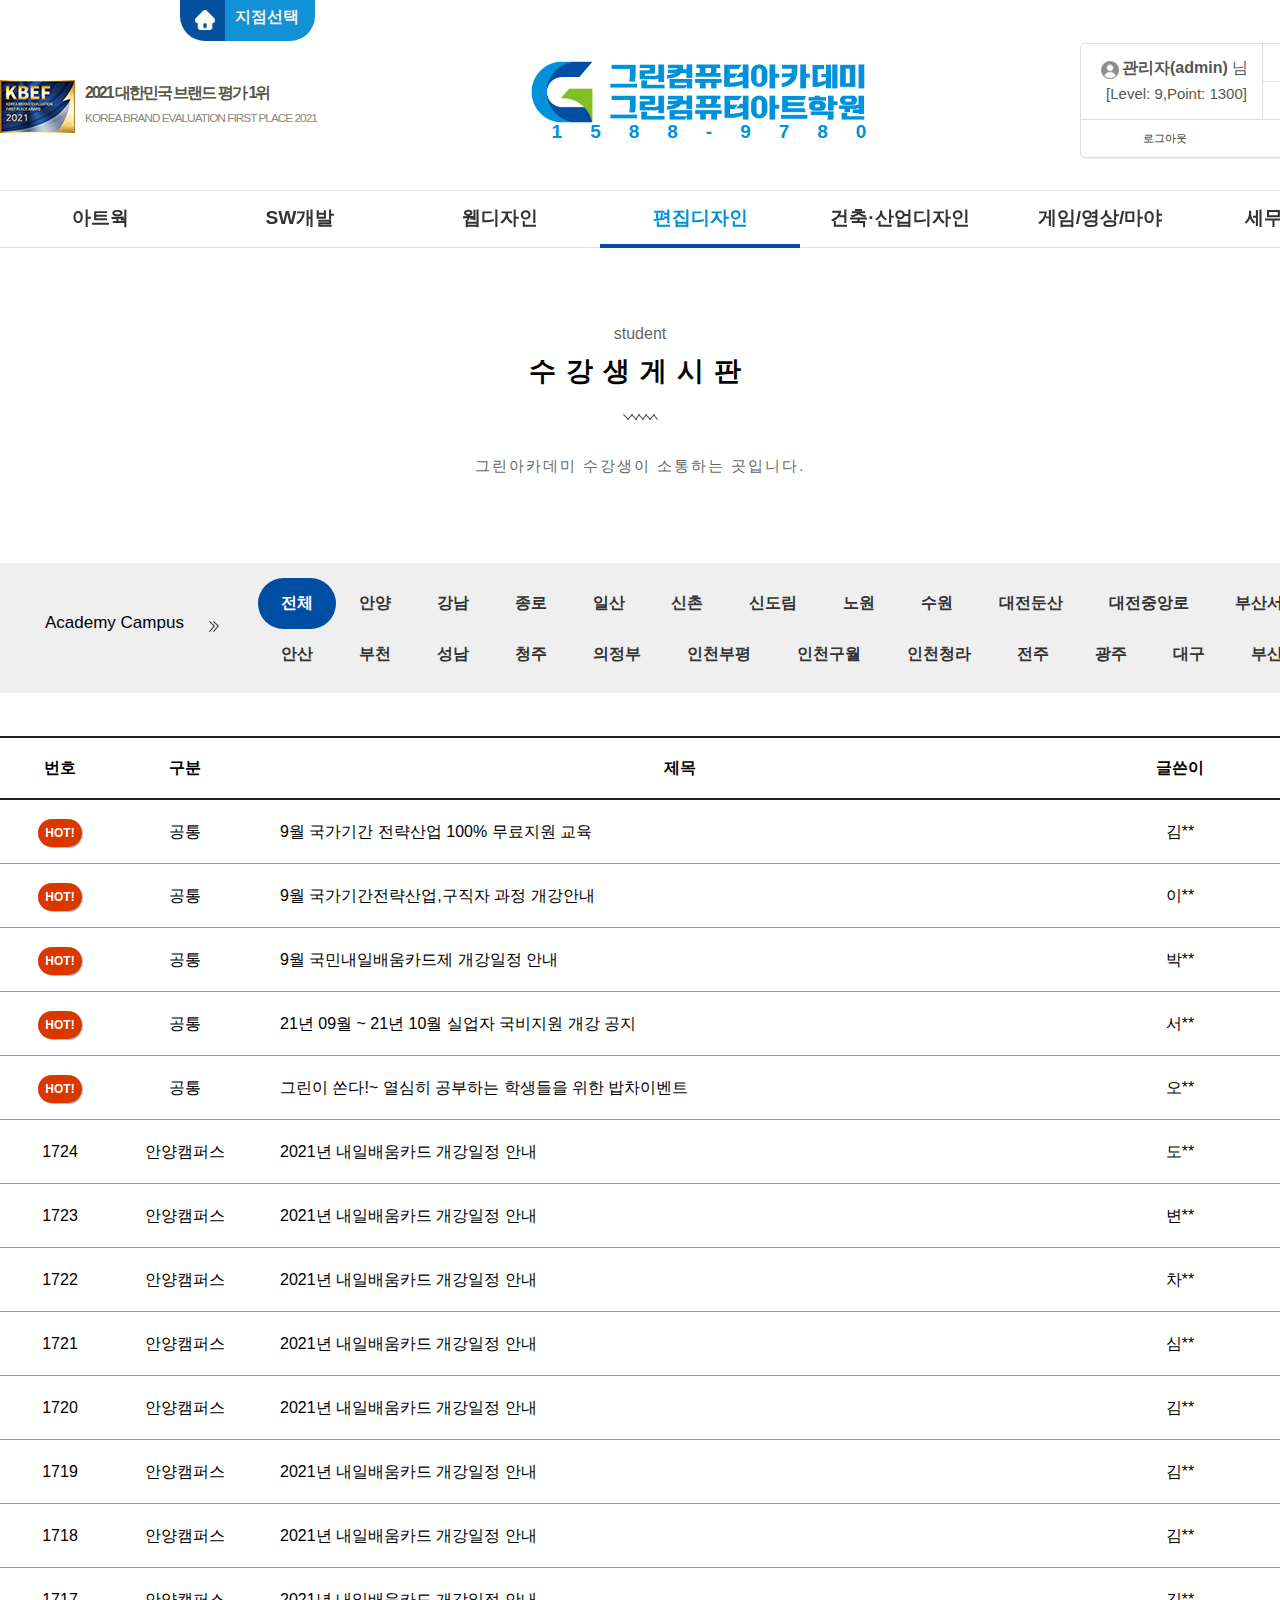
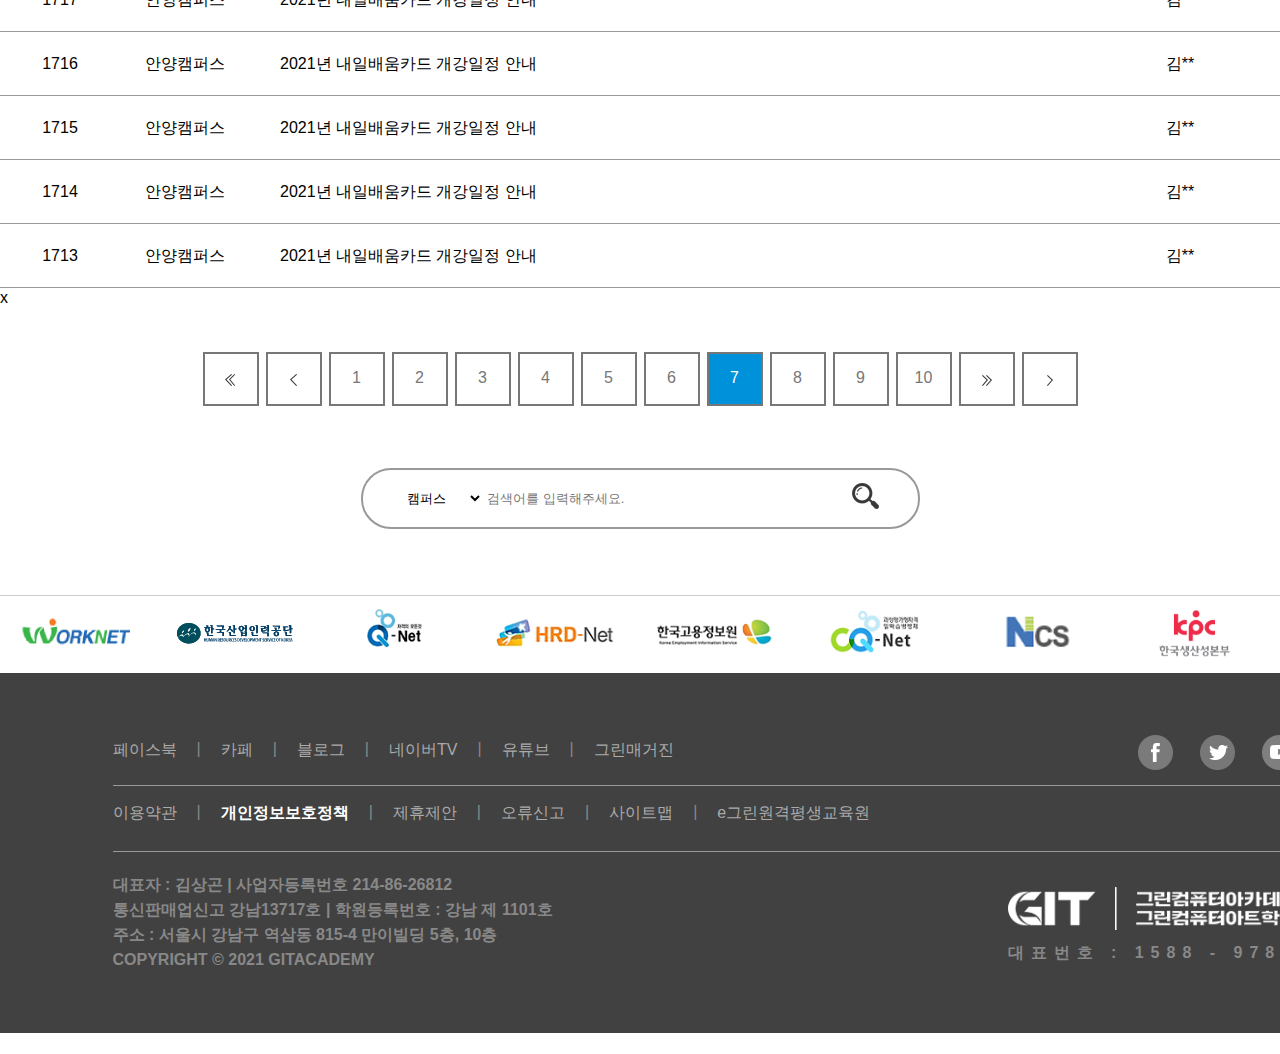
<file: sub04/index.html>
﻿<!DOCTYPE html>
<html lang="ko">
<head>
	<meta charset="UTF-8">
	<meta name="Generator" content="Notepad++"/>
	<meta name="Author" content="김혜련"/>
	<meta name="Keywords" content="김혜련,Kimhyelyeon, 포트폴리오, 김혜련 포트폴리오, portfolio, Hyelyeon's portfolio"/>
	<meta name="Description" content="김혜련의 포트폴리오 페이지 입니다"/>
	<title>board</title>
	<link rel="stylesheet" href="../css/green_menu.css"/>
	<link rel="stylesheet" href="css/layout_menu.css"/>
	<link rel="icon" sizes="16x16" href="../images/green_pavi_ori.gif">
	<script src="../js/jquery-1.9.0.min.js"></script> 
	<script src="../js/DB_springMove_fn.js"></script>	
	<script src="../js/html5div.js"></script>
	<script src="../js/html5shiv.js"></script>
	<script src="../js/menuActive.js"></script> 
	<script src="../js/common.js"></script>
	<script src="js/script.js"></script>
	
</head>
<body>
	<header class="cf">
		<div id="headerWrap" class="cf">
			<div id="headerTop" class="cf">
				<div id="campusWrap">
					<div class="home"><a href="#"><img src="../images/homeIcon.png" width="20" height="20" alt="hometab"/></a><span class="hidden">그린컴퓨터학원</span></div>
					<div class="gijumSel"><a href="#">지점선택</a>
						<div class="campusLink">
							<ul>
								<li><a href="#">안양</a></li>
								<li><a href="#">강남</a></li>
								<li><a href="#">종로</a></li>
								<li><a href="#">신도림</a></li>
								<li><a href="#">노원</a></li>
								<li><a href="#">인천부평</a></li>
								<li><a href="#">인천구월</a></li>
								<li><a href="#">인천청라</a></li>
								<li><a href="#">부천</a></li>
								<li><a href="#">안산</a></li>
								<li><a href="#">수원</a></li>
								<li><a href="#">의정부</a></li>
								<li><a href="#">일산</a></li>
								<li><a href="#">성남</a></li>
								<li><a href="#">청주</a></li>
								<li><a href="#">대전둔산</a></li>
								<li><a href="#">대전중앙로</a></li>
								<li><a href="#">전주</a></li>
								<li><a href="#">광주</a></li>
								<li><a href="#">대구</a></li>
								<li><a href="#">울산</a></li>
								<li><a href="#">부산서면(본)</a></li>
								<li class="last"><a href="#">부산경성대(별)</a></li>
							</ul>
						</div>
					</div>
				</div><!-- class="campusWrap" -->			
				<div id="headerLeft" class="cf">
					<div class="brandBanner cf">
						<div class="bannerImg">
							<img src="../images/bestBrand_m.jpg" alt=""/>
						</div>
						<div class="bannerTxt">
							<h2>2021 대한민국 브랜드 평가 1위</h2>
							<a>KOREA BRAND EVALUATION FIRST PLACE 2021</a>
						</div>
					</div>
					<div class="brandBanner two cf">
						<div class="bannerImg">
							<img src="../images/Premium_Brand_Award.jpg" alt=""/>
						</div>
						<div class="bannerTxt">
							<h2>2021 고객신뢰도 1위 프리미엄브랜드</h2>
							<a>Premium Brand Award EVALUATION FIRST PLACE 2021</a>
						</div>
					</div>
				</div>
				<div id="headerRight" class="cf">
						<div class="memberBox cf">
							<div class="memberInfo fl cf">
								<p class="userName"><span class="impectUser"><img src="../images/newUser.png" alt=""/></span><strong>관리자(admin) </strong>님</p>
								<p>[Level: 9,Point: 1300]</p>
							</div>
							<div class="newCon fl cf">
								<ul class="cf">
									<li class="cf"><a href="index.html"><span class="impectMess"><img src="../images/newMes.png" alt=""/></span>쪽지보내기</a></li>
									<li class="cf"><a href="index.html"><span class="impectMess"><img src="../images/newWri.png" alt=""/></span>새 글 쓰기</a></li>
								</ul>
							</div>
							<ul class="loginMenu cf">
								<li class="fl"><a href="index.html">로그아웃</a></li>
								<li class="fl"><a href="index.html">정보수정</a></li>
							</ul>
						</div>
				</div><!-- class="headerRight" -->
				<h1>
					<a href="../index.html" tabindex="1"><img src="../images/green_logo.png" alt="그린아카데미로고"/>그린컴퓨터학원</a>
					<div class="callNum cf">
						<h4>1588-9780</h4>
					</div>

				</h1>
			</div><!-- id="headerTop" -->
			
			<div id="gnbSection">
				<ul id="gnb" class="cf">
					<li class="cf"><a href="../sub01/index.html" tabindex="2" class="showBalloon" title="아트웍 페이지">아트웍</a>
						<div class="artwork width100 cf fl">
							<ul class="lnbWidth cf">
								<li class="first1 fl">
									<h3 class="silup">실업자</h3>
									<dl>
										<dt><a href="../sub01/index.html">시각디자인(포토샵, 일러스트 GTQ)</a></dt>
										<dd></dd>
										<dt><a href="../sub01/index.html">광고출판편집</a></dt>
										<dd></dd>
										<dt><a href="../sub01/index.html">아트웍 색채학</a></dt>
										<dd></dd>
										<dt><a href="../sub01/index.html">그래픽 심화</a></dt>
										<dd></dd>
									</dl>
								</li>
								<li class="fl">
									<h3 class="jeajic">재직자</h3>
									<dl>
										<dt><a href="../sub01/index.html">기초시각디자인</a></dt>
										<dd></dd>
										<dt><a href="../sub01/index.html">드로잉(인체 / 컨셉)</a></dt>
										<dd></dd>
										<dt><a href="../sub01/index.html">스케치(실내 / 건축 / 제품)</a></dt>
										<dd></dd>
										<dt><a href="../sub01/index.html">아트웍디자인(일러 + 포토)</a></dt>
										<dd></dd>
										<dt><a href="../sub01/index.html">아이디어스케치(UI / UX)</a></dt>
										<dd></dd>
									</dl>
								</li>
								<li class="testPage fl">
									<p class="littleTit">내 MBTI에 어울리는 과정이 궁금하다면?</p>
									<a href="#"><img src="../images/testpage1.png" onmouseover="this.src='../images/testpage2.png'" onmouseout="this.src='../images/testpage1.png'" alt="testpage"/></a>
									<p class="title">▶ 나에게 맞는 과정 TEST 하러 가기!</p>
								</li>
							</ul>
						</div>
					</li>
					<li class="cf"><a href="index.html" class="showBalloon" title="SW개발 페이지" tabindex="3">SW개발</a>
						<div class="SW width100 cf fl">
							<ul class="lnbWidth cf">
								<div class="Set1 fl">
									<li class="fl">
										<h3 class="gukgi"> 국기 </h3>
										<dl>
											<dt><a href="../sub02/index.html">자바(JAVA), 코틀린(Kotlin)웹&앱</a></dt>
											<dd></dd>
											<dt><a href="../sub02/index.html" class="br">[클라우드 운영 관리] AWS <br/>클라우드 운영 및 파이썬</a></dt>
											<dd></dd>
											<dt><a href="../sub02/index.html" class="brBot">[디지털컨버전스]자바(JAVA)웹개발자</a></dt>
											<dt><a href="../sub02/index.html" class="br">[빅데이터전문가]<br/>플렛폼구축을 위한 빅데이터개발</a></dt>
											<dd></dd>
											<dd></dd>
											<dt><a href="../sub02/index.html" class="brBot">자바 웹개발자 양성</a></dt>
											<dd></dd>
											
										</dl>
									</li>
									<li class="jeajic2 fl">
										<dl>
											<dt><a href="../sub02/index.html" class="brBot">오라클기반 프레임워크 개발자<br/> - 디지털컨버전스</a></dt>
											<dd></dd>
											<dt><a href="../sub02/index.html" class="brBot">자바, 파이썬(JAVA,Pvthon)개발자 양성</a></dt>
											<dd></dd>
											<dt><a href="../sub02/index.html" class="br">[과정평가형]<br/>정보처리산업기사 (C, JAVA,파이썬)</a></dt>
											<dd></dd>
											<dt><a href="../sub02/index.html" class="brbrBot">(디지털컨버전스)<br/>UI/UX디자인 웹 퍼블리셔&프론트엔드</a></dt>
											<dd></dd>
										</dl>
									</li>
								</div>
								<li class="fl">
									<h3 class="silup">실업자</h3>
									<dl>
										<dt><a href="../sub02/index.html">Adobe XD를 활용한 인터렉티브 UI개발</a></dt>
										<dd></dd>
										<dt><a href="../sub02/index.html">파이썬을 활용한 데이터 분석</a></dt>
										<dd></dd>
										<dt><a href="../sub02/index.html">핵심 콕콕, 프론트엔드 웹 개발</a></dt>
										<dd></dd>
										<dt><a href="../sub02/index.html">핵심 콕콕, 파이썬 웹 개발</a></dt>
										<dd></dd>
										<dt><a href="../sub02/index.html">핵심 콕콕, 자바 웹 개발</a></dt>
										<dd></dd>
									</dl>
								</li>
								<li class="fl">
									<h3 class="jeajic">재직자 </h3>
									<dl>
										<dt><a href="../sub02/index.html">정보처리 자격증</a></dt>
										<dd></dd>
										<dt><a href="../sub02/index.html">C언어</a></dt>
										<dd></dd>
										<dt><a href="../sub02/index.html">자바(JAVA)</a></dt>
										<dd></dd>
										<dt><a href="../sub02/index.html">PHP+Mysql</a></dt>
										<dd></dd>
										<dt><a href="../sub02/index.html">파이썬(Pvthon)-응용SW엔지니어링</a></dt>
										<dd></dd>
										<dt><a href="../sub02/index.html">C,C++ 프로그래밍-응용SW 엔지니어링</a></dt>
										<dd></dd>
										<dt><a href="../sub02/index.html">Javascript,jQuery-응용SW 엔지니어링</a></dt>
										<dd></dd>
									</dl>
								</li>
							</ul>
						</div>
					</li>
					<li class="cf"><a href="index.html" class="showBalloon" title="웹디자인 페이지" tabindex="4">웹디자인</a>
						<div class="webdesign width100 cf fl">
							<ul class="lnbWidth cf">
								<li class="first2 fl">
									<h3 class="gukgi">국기</h3>
									<dl>
										<dt><a href="../sub03/index.html" class="br">(디지털디자인)UI/UX 반응형 <br/>웹디자인&웹퍼블리셔(디자인&코딩)</a></dt>
										<dd></dd>
										<dt><a href="../sub03/index.html" class="brBot">UI/UX디자인 웹퍼블리셔&프론트엔드</a></dt>
										<dd></dd>
										<dt><a href="../sub03/index.html" class="br">(디지털디자인)영상을 활용한<br/>웹디자인&웹퍼블리셔</a></dt>
										<dd></dd>
										<dt><a href="../sub03/index.html"class="brbrBot">[과정평가형]웹디자인기능사<br/>(웹퍼블리셔,포토샵,일러스트,HTML5<br/>,CSS3,jQuery)</a></dt>
										<dd></dd>
									</dl>
								</li>
								<li class="JSW fl">
									<h3 class="jeajicSaup">재직자+사업주</h3>
									<dl>
										<dt><a href="../sub03/index.html">피그마(Figma)</a></dt>
										<dd></dd>
										<dt><a href="../sub03/index.html" class="br">웹퍼블리셔<br/>(Javascript,jQuery,반응형웹디자인)기본</a></dt>
										<dd></dd>
										<dt><a href="../sub03/index.html" class="brBot">웹퍼블리셔<br/>(웹표준,HTML5,CSS,반응형웹디자인)기본</a></dt>
										<dd></dd>
									</dl>
								</li>
								<div class="Set2 fl">
									<li class="jeajicW fl">
										<h3 class="jeajic "> 재직자 </h3>
										<dl>
											<dt><a href="../sub03/index.html">Adobe DX를 활용한 인터렉티브 UI제작</a></dt>
											<dd></dd>
											<dt><a href="../sub03/index.html">그래픽 디자인(일러+포토)</a></dt>
											<dd></dd>
											<dt><a href="../sub03/index.html">웹표준&웹접근성</a></dt>
											<dd></dd>
											<dt><a href="../sub03/index.html">HTML5&CSS3 </a></dt>
											<dd></dd>
										</dl>
									</li>
									<li class="jeajicW fl">
										<h3 class="jeajic hidden"> 재직자 </h3>
										<dl>
											<dt><a href="../sub03/index.html">Javascript&jQuery </a></dt>
											<dd></dd>
											<dt><a href="../sub03/index.html">PHP&MySQL </a></dt>
											<dd></dd>
											<dt><a href="../sub03/index.html">워드프레스(WordPress)</a></dt>
											<dd></dd>
											<dt><a href="../sub03/index.html" class="br">구글애널리틱스 분석 실무<br/>,디지털온라인마케팅</a></dt>
											<dd></dd>
										</dl>
									</li>
								</div>
							</ul>
						</div>
					</li>
					<li class="cf"><a href="index.html" class="showBalloon" title="편집디자인 페이지" tabindex="5">편집디자인</a>
						<div class="publishing width100 cf fl">
							<ul class="lnbWidth cf">
								<li class="first2 fl">
									<h3 class="gukgi">국기</h3>
									<dl>
										<dt><a href="../sub4/index.html">디지털 퍼블리싱 편집디자이너</a></dt>
										<dd></dd>
										<dt><a href="../sub4/index.html"class="br">[과정평가형]전자출판기능사<br/>(포토샵,일러스트,인디자인,E-BOOK)</a></dt>
										<dd></dd>
										<dt><a href="../sub4/index.html"class="brBot">편집출판디자인<br/>(포토샵,일러스트,인디자인,E-BOOK)</a></dt>
										<dd></dd>
									</dl>
								</li>
								<li class="fl">
									<h3 class="silup">실업자</h3>
									<dl>
										<dt><a href="../sub4/index.html">편집(포토샵,일러스트)광고출판시각</a></dt>
										<dd></dd>
										<dt><a href="../sub4/index.html" class="br">편집디자이너(포토샵, 일러스트<br/>,인디자인, 편집디자인)</a></dt>
										<dd></dd>
										<dt><a href="../sub4/index.html" class="brBot">웹퍼블리셔(웹표준,HTML5,CSS<br/>,반응형웹디자인)기본</a></dt>
										<dd></dd>
									</dl>
								</li>
								<div class="Set2 fl">
									<li class="fl">
										<h3 class="jeajic"> 재직자 </h3>
										<dl>
											<dt><a href="../sub4/index.html">포토샵(Photoshop)</a></dt>
											<dd></dd>
											<dt><a href="../sub4/index.html">포토샵(Photoshop) 향상과정</a></dt>
											<dd></dd>
											<dt><a href="../sub4/index.html">일러스트레이터(illustrator)</a></dt>
											<dd></dd>
											<dt><a href="../sub4/index.html">일러스트레이터(illustrator)향상과정</a></dt>
											<dd></dd>
											<dt><a href="../sub4/index.html">인디자인(Indesign)</a></dt>
											<dd></dd>
										</dl>
									</li>
									<li class="jeajic2 fl">
										<dl>
											<dt><a href="../sub4/index.html">포토샵(Photoshop)</a></dt>
											<dd></dd>
											<dt><a href="../sub4/index.html">포토샵(Photoshop) 향상과정</a></dt>
											<dd></dd>
											<dt><a href="../sub4/index.html">일러스트레이터(illustrator)</a></dt>
											<dd></dd>
											<dt><a href="../sub4/index.html">일러스트레이터(illustrator)향상과정</a></dt>
											<dd></dd>
											<dt><a href="../sub4/index.html">인디자인(Indesign)</a></dt>
											<dd></dd>
											<dt><a href="../sub4/index.html">그래픽 디자인(일러+포토)</a></dt>
											<dd></dd>
										</dl>
									</li>
								</div>
							</ul>
						</div>
					</li>
					<li class="cf"><a href="../sub05/index.html" class="showBalloon" title="건축·산업디자인 페이지" tabindex="6">건축·산업디자인</a>
						<div class="build width100 cf fl">
							<ul class="lnbWidth cf">
								<li class="first2 fl">
									<h3 class="gukgi">국기</h3>
									<dl>
										<dt><a href="../sub5/index.html"class="br">[과정평가형]실내건축산업기사<br/>
										(인테리어, 캐드(CAD),맥스(MAX))
										</a></dt>
										<dd></dd>
										<dt><a href="../sub5/index.html"class="brbrBot">[과정평가형]실내건축기사 <br/>(인테리어,캐드(CAD),맥스(MAX))B</a></dt>
										<dd></dd>
										<dt><a href="../sub5/index.html" class="brBot">[환경디자인]실내디자인<br/>(캐드, 스케치업, 맥스)</a></dt>
										<dd></dd>
									</dl>
								</li>
								<li class="fl">
									<h3 class="silup">실업자</h3>
									<dl>
										<dt><a href="../sub5/index.html"class="br">[과정평가형]전산응용건축제도기능사<br/>(실내건축, 캐드(CAD))</a></dt>
										<dd></dd>
										<dt><a href="../sub5/index.html"class="br brBot">실내건축설계<br/>(AutoCAD,Sketch UP,스케치업)</a></dt>
										<dd></dd>
									</dl>
								</li>
								<div class="Set2 fl">
									<li class="fl">
										<h3 class="jeajic"> 재직자 </h3>
										<dl>
											<dt><a href="../sub5/index.html">캐드(AutoCAD)</a></dt>
											<dd></dd>
											<dt><a href="../sub5/index.html">스케치업(SketchUP)</a></dt>
											<dd></dd>
											<dt><a href="../sub5/index.html">맥스(3D MAX,V-Ray)</a></dt>
											<dd></dd>
											<dt><a href="../sub5/index.html">BIM(레빗,Revit)</a></dt>
											<dd></dd>
										</dl>
									</li>
									<li class="fl">
										<h3 class="jeajic hidden"> 재직자 </h3>
										<dl>
											<dt><a href="../sub5/index.html">라이노(Rhino 3D)</a></dt>
											<dd></dd>
											<dt><a href="../sub5/index.html">카티아(CATIA)</a></dt>
											<dd></dd>
											<dt><a href="../sub5/index.html">스케치(실내,건축,제품)</a></dt>
											<dd></dd>
											<dt><a href="../sub5/index.html">전산응용건축제도</a></dt>
											<dd></dd>
										</dl>
									</li>
								</div>
							</ul>
						</div>
					</li>
					<li class="cf"><a href="../sub01/index.html" class="showBalloon" title="게임/영상/마야 페이지" tabindex="7">게임/영상/마야 </a>
						<div class="game width100 cf fl">
							<ul class="lnbWidth cf">
								<li class="first2 fl">
									<h3 class="gukgi">국기</h3>
									<dl>
										<dt><a href="../sub01/index.html"class="br">(멀티미디어콘텐츠제작) 영상<br/>(프리미어,에프터이펙트) 크리에이터
										</a></dt>
										<dd></dd>
										<dt><a href="../sub01/index.html" class="brBot">맥스(3DMAX)를 활용한 <br/>게임콘텐츠&영상디자인</a></dt>
										<dd></dd>
									</dl>
								</li>
								<li class="fl">
									<h3 class="silup">실업자</h3>
									<dl>
										<dt><a href="../sub01/index.html">마야(MAYA)3D그래팍 애니메이션</a></dt>
										<dd></dd>
										<dt><a href="../sub01/index.html" class="br">시각(영상)편집디자인<br/>(프리미어, 애프터이펙트)입문</a></dt>
										<dd></dd>
										<dt><a href="../sub01/index.html" class="brBot">영상편집(포토,일러,프리미어,에펙)</a></dt>
										<dd></dd>
									</dl>
								</li>
								<li class="JSW fl">
									<h3 class="jeajicSaup">재직자+사업주</h3>
									<dl>
										<dt><a href="../sub01/index.html" class="br">디지털영상편집디자인<br/>(프리미어,애프터이펙트)</a></dt>
										<dd></dd>
										<dt class="portfolioPage">
											<a href="../sub01/index.html" class="brBot"><img src="../images/menuPortImg1.png" onmouseover="../this.src='images/menuPortImg2.png'" onmouseout="../this.src='images/menuPortImg1.png'" alt="portfolioCharacter"/></a>
											<P>▶ 포트폴리오 구경하러 가기!</P>
										</dt>
										<dd></dd>
									</dl>
								</li>
								<li class="JJ fl">
									<h3 class="jeajic">재직자</h3>
									<dl>
										<dt><a href="../sub01/index.html">영상편집(프리미어,에프터이펙트)</a></dt>
										<dd></dd>
										<dt><a href="../sub01/index.html">시네마4D(Cinema4D)</a></dt>
										<dd></dd>
										<dt><a href="../sub01/index.html">영상편집제작-애프터이펙트(AfterEffect)</a></dt>
										<dd></dd>
										<dt><a href="../sub01/index.html">컨셉아트(원화디자인)</a></dt>
										<dd></dd>
									</dl>
								</li>
							</ul>
						</div>
					</li>
					<li class="cf"><a href="../sub02/index.html" class="showBalloon" title="세무회계/OA 페이지" tabindex="8">세무회계/OA</a>
						<div class="account width100 cf fl">
							<ul class="lnbWidth cf">
								<div class="Set1 fl">
									<li class=" fl">
										<h3 class="silup"> 실업자 </h3>
										<dl>
											<dt><a href="../sub03/index.html" class="br">회계,세무 중급관리자<br/>(전산세무1급,TAT1급)자격취득</a></dt>
											<dd></dd>
											<dt><a href="../sub03/index.html" class="brBot">경리실무(전산회계1급,전산세무2급)<br/>자격취득 및 실무테크닉</a></dt>
											<dd></dd>
											<dt><a href="../sub03/index.html"class="brbrBot">경리실무(전산세무1급)세무회계 <br/>자격취득 및 실무테크닉</a></dt>
											<dd></dd>
										</dl>
									</li>
									<li class="fl">
										<h3 class="silup hidden"> 실업자 </h3>
										<dl>
											<dt><a href="../sub03/index.html"class="br">경리실무(전산회계1급,전산세무2급,TAT<br/>,FAT)자격취득 및 실무테크닉</a></dt>
											<dd></dd>
											<dt><a href="../sub03/index.html" class="brBot">전산회계1급(FAT1급),전산세무2급<br/>(TAT2급)자격증취득</a></dt>
											<dd></dd>
											<dt><a href="../sub03/index.html" class="brbrBot">회계, 세무중급관리자(전산세무1급<br/>,TAT1급)자격취득</a></dt>
											<dd></dd>
										</dl>
									</li>
								</div>
								<div class="Set2 fl">
									<li class="fl">
										<h3 class="jeajic"> 재직자 </h3>
										<dl>
											<dt><a href="../sub03/index.html" class="br">노션(NOTION)<br/>-일잘러의 생산성 향상 비법</a></dt>
											<dd></dd>
											<dt><a href="../sub03/index.html" class="brBot">전산회계1급 자격취득-세무</a></dt>
											<dd></dd>
											<dt><a href="../sub03/index.html">전산세무2급 자격취득-세무</a></dt>
											<dd></dd>
											<dt><a href="../sub03/index.html">전산세무1급 자격취득과정</a></dt>
											<dd></dd>
										</dl>
									</li>
									<li class="fl">
										<h3 class="jeajic hidden"> 재직자 </h3>
										<dl>
											<dt><a href="../sub03/index.html">전산회계 문제풀이</a></dt>
											<dd></dd>
											<dt><a href="../sub03/index.html">엑셀(Excel)-사무행정</a></dt>
											<dd></dd>
											<dt><a href="../sub03/index.html">파워포인트(POWER POINT)활용과정</a></dt>
											<dd></dd>
											<dt><a href="../sub03/index.html">컴퓨터활용능력 1급 자격취득 - 사무행정</a></dt>
											<dd></dd>
										</dl>
									</li>
									
								</div>
							</ul>
						</div>
					</li>
				</ul>
			</div>
		</div>	
	</header>
	<section>
		<div id="boardTitle">
			<p class="subTit">student</p>
			<h2>수강생게시판</h2>
			<p class="dashLine"><img src="images/line.png" alt="line"/></p>
			<p class="boardInfo">그린아카데미 수강생이 소통하는 곳입니다.</p>
		</div>
		<div id="boardTab">
			<div class="tabInfo fl">Academy Campus</div>
			<img class="fl" src="images/doubleArrow.png" alt="doubleArrow"/>
			<div class="tabCells fl">
				<ul class="one">
					<li class="active"><a href="#">전체</a></li>
					<li><a href="#">안양</a></li>
					<li><a href="#">강남</a></li>
					<li><a href="#">종로</a></li>
					<li><a href="#">일산</a></li>
					<li><a href="#">신촌</a></li>
					<li><a href="#">신도림</a></li>
					<li><a href="#">노원</a></li>
					<li><a href="#">수원</a></li>
					<li><a href="#">대전둔산</a></li>
					<li><a href="#">대전중앙로</a></li>
					<li><a href="#">부산서면(본)</a></li>
				</ul>
				<ul class="two">
					<li><a href="#">안산</a></li>
					<li><a href="#">부천</a></li>
					<li><a href="#">성남</a></li>
					<li><a href="#">청주</a></li>
					<li><a href="#">의정부</a></li>
					<li><a href="#">인천부평</a></li>
					<li><a href="#">인천구월</a></li>
					<li><a href="#">인천청라</a></li>
					<li><a href="#">전주</a></li>
					<li><a href="#">광주</a></li>
					<li><a href="#">대구</a></li>
					<li><a href="#">부산경성대(별)</a></li>
				</ul>
			</div>
		</div>
		<div id="boardContent">
			<div class="first fl cf">
				<div class="num fl">번호</div>
				<div class="cam fl"> 구분</div>
				<div class="Tit fl">제목</div>
				<div class="wri fl">글쓴이</div>
				<div class="dat fl">작성일</div>
			</div>
 			<div class="normal hot">
				<div class="num fl"><span>HOT!</span></div>
				<div class="cam fl">공통</div>
				<div class="tit fl">9월 국가기간 전략산업 100% 무료지원 교육</div>
				<div class="wri fl">김**</div>
				<div class="dat fl">2021-09-03</div>
			</div>
 			<div class="normal hot">
				<div class="num fl"><span>HOT!</span></div>
				<div class="cam fl">공통</div>
				<div class="tit fl">9월 국가기간전략산업,구직자 과정 개강안내</div>
				<div class="wri fl">이**</div>
				<div class="dat fl">2021-09-03</div>
			</div>
 			<div class="normal hot">
				<div class="num fl"><span>HOT!</span></div>
				<div class="cam fl">공통</div>
				<div class="tit fl">9월 국민내일배움카드제 개강일정 안내</div>
				<div class="wri fl">박**</div>
				<div class="dat fl">2021-09-03</div>
			</div>
			<div class="normal hot">
				<div class="num fl"><span>HOT!</span></div>
				<div class="cam fl">공통</div>
				<div class="tit fl">21년 09월 ~ 21년 10월 실업자 국비지원 개강 공지</div>
				<div class="wri fl">서**</div>
				<div class="dat fl">2021-09-03</div>
			</div>
			<div class="normal hot">
				<div class="num fl"><span>HOT!</span></div>
				<div class="cam fl">공통</div>
				<div class="tit fl">그린이 쏜다!~ 열심히 공부하는 학생들을 위한 밥차이벤트</div>
				<div class="wri fl">오**</div>
				<div class="dat fl">2021-09-03</div>
			</div>
 			<div class="normal">
				<div class="num fl">1724</div>
				<div class="cam fl">안양캠퍼스</div>
				<div class="tit fl">2021년 내일배움카드 개강일정 안내</div>
				<div class="wri fl">도**</div>
				<div class="dat fl">2021-09-03</div>
			</div>
 			<div class="normal">
				<div class="num fl">1723</div>
				<div class="cam fl">안양캠퍼스</div>
				<div class="tit fl">2021년 내일배움카드 개강일정 안내</div>
				<div class="wri fl">변**</div>
				<div class="dat fl">2021-09-03</div>
			</div>
 			<div class="normal">
				<div class="num fl">1722</div>
				<div class="cam fl">안양캠퍼스</div>
				<div class="tit fl">2021년 내일배움카드 개강일정 안내</div>
				<div class="wri fl">차**</div>
				<div class="dat fl">2021-09-03</div>
			</div>
 			<div class="normal">
				<div class="num fl">1721</div>
				<div class="cam fl">안양캠퍼스</div>
				<div class="tit fl">2021년 내일배움카드 개강일정 안내</div>
				<div class="wri fl">심**</div>
				<div class="dat fl">2021-09-03</div>
			</div>
 			<div class="normal">
				<div class="num fl">1720</div>
				<div class="cam fl">안양캠퍼스</div>
				<div class="tit fl">2021년 내일배움카드 개강일정 안내</div>
				<div class="wri fl">김**</div>
				<div class="dat fl">2021-09-03</div>
			</div>
 			<div class="normal">
				<div class="num fl">1719</div>
				<div class="cam fl">안양캠퍼스</div>
				<div class="tit fl">2021년 내일배움카드 개강일정 안내</div>
				<div class="wri fl">김**</div>
				<div class="dat fl">2021-09-03</div>
			</div>
 			<div class="normal">
				<div class="num fl">1718</div>
				<div class="cam fl">안양캠퍼스</div>
				<div class="tit fl">2021년 내일배움카드 개강일정 안내</div>
				<div class="wri fl">김**</div>
				<div class="dat fl">2021-09-03</div>
			</div>
 			<div class="normal">
				<div class="num fl">1717</div>
				<div class="cam fl">안양캠퍼스</div>
				<div class="tit fl">2021년 내일배움카드 개강일정 안내</div>
				<div class="wri fl">김**</div>
				<div class="dat fl">2021-09-03</div>
			</div>
 			<div class="normal">
				<div class="num fl">1716</div>
				<div class="cam fl">안양캠퍼스</div>
				<div class="tit fl">2021년 내일배움카드 개강일정 안내</div>
				<div class="wri fl">김**</div>
				<div class="dat fl">2021-09-03</div>
			</div>
 			<div class="normal">
				<div class="num fl">1715</div>
				<div class="cam fl">안양캠퍼스</div>
				<div class="tit fl">2021년 내일배움카드 개강일정 안내</div>
				<div class="wri fl">김**</div>
				<div class="dat fl">2021-09-03</div>
			</div>
 			<div class="normal">
				<div class="num fl">1714</div>
				<div class="cam fl">안양캠퍼스</div>
				<div class="tit fl">2021년 내일배움카드 개강일정 안내</div>
				<div class="wri fl">김**</div>
				<div class="dat fl">2021-09-03</div>
			</div>
 			<div class="normal">
				<div class="num fl">1713</div>
				<div class="cam fl">안양캠퍼스</div>
				<div class="tit fl">2021년 내일배움카드 개강일정 안내</div>
				<div class="wri fl">김**</div>
				<div class="dat fl">2021-09-03</div>
			</div>

		</div>x
		<div id="pageNum">
			<ul>
				<li class="pageImg1"><a href="#"><img src="../images/doubleArrowL.png" alt="doubleArrowL"/></a></li>
				<li class="pageImg2"><a href="#"><img src="../images/ArrowL.png" alt="ArrowL.png"/></a></li>
				<li><a href="#">1</a></li>
				<li><a href="#">2</a></li>
				<li><a href="#">3</a></li>
				<li><a href="#">4</a></li>
				<li><a href="#">5</a></li>
				<li><a href="#">6</a></li>
				<li class="active"><a href="#">7</a></li>
				<li><a href="#">8</a></li>
				<li><a href="#">9</a></li>
				<li><a href="#">10</a></li>
				<li class="pageImg3"><a href="#"><img src="../images/doubleArrowR.png" alt="doubleArrowR"/></a></li>
				<li class="pageImg4"><a href="#"><img src="../images/ArrowR.png" alt="ArrowR"/></a></li>
			</ul>
		</div>
		<div id="searchBox">
			<select name="" id="">
				<option value="캠퍼스">캠퍼스
				<option value="글쓴이">글쓴이
				<option value="제목">제목
				<option value="날짜">날짜
			</select>
			<input type="text" name="searchText" id="searchText" class="guideText" value="검색어를 입력해주세요."/>
			<input type="image" src="../images/searchBtn.png" alt="searchBtn">
		</div>
	</section>
	
	<footer>
		<div id="familySite">
			<div class="wrap cf">
				<ul>
					<li><a href="#"><img src="../images/footerIcon1.png" alt="footerIcon"/></a></li>
					<li><a href="#"><img src="../images/footerIcon2.png" alt="footerIcon"/></a></li>
					<li><a href="#"><img src="../images/footerIcon3.png" alt="footerIcon"/></a></li>
					<li><a href="#"><img src="../images/footerIcon4.png" alt="footerIcon"/></a></li>
					<li><a href="#"><img src="../images/footerIcon5.png" alt="footerIcon"/></a></li>
					<li><a href="#"><img src="../images/footerIcon6.png" alt="footerIcon"/></a></li>
					<li><a href="#"><img src="../images/footerIcon7.png" alt="footerIcon"/></a></li>
					<li><a href="#"><img src="../images/footerIcon8.png" alt="footerIcon"/></a></li>
				</ul>
		</div>
		</div>
		<div class="wrap2">
			<div id="footerWrap">
				<div id="footBot">
					<div id="footWrap">
						<div class="footSns cf">
							<div class="fSnsWrap">
								<ul class="text fl cf">
									<li><a href="#">페이스북</a></li>
									<li>|</li>
									<li><a href="#">카페</a></li>
									<li>|</li>
									<li><a href="#">블로그</a></li>
									<li>|</li>
									<li><a href="#">네이버TV</a></li>
									<li>|</li>
									<li><a href="#">유튜브</a></li>
									<li>|</li>
									<li><a href="#">그린매거진</a></li>
								</ul>
								<ul class="snsWrap cf">
									<li class="facebook"><a href="#" class="snsBtn" title="페이스북 페이지로 이동합니다."><span class="hidden">facebook</span></a></li>
									<li class="twitter"><a href="#" class="snsBtn" title="트위터 페이지로 이동합니다."><span class="hidden">twitter</span></a></li>
									<li class="youtube"><a href="#" class="snsBtn" title="유튜브 페이지로 이동합니다."><span class="hidden">youtube</span></a></li>
								</ul>
							</div>
						</div>
						<div class="bottom cb">
							<div class="fBotWrap">
								<ul>
									<li><a href="#">이용약관</a></li>
									<li>|</li>
									<li><a class="import" href="#">개인정보보호정책</a></li>
									<li>|</li>
									<li><a href="#">제휴제안</a></li>
									<li>|</li>
									<li><a href="#">오류신고</a></li>
									<li>|</li>
									<li><a href="#">사이트맵</a></li>
									<li>|</li>
									<li><a href="#">e그린원격평생교육원</a></li>
								</ul>
							</div>
						</div>
						<div class="footInfo cf">
							<p>대표자 : 김상곤 | 사업자등록번호 214-86-26812<br/>
							통신판매업신고 강남13717호 | 학원등록번호 : 강남 제 1101호<br/>
							주소 : 서울시 강남구 역삼동 815-4 만이빌딩 5층, 10층<br/>
							COPYRIGHT © 2021 GITACADEMY</p>
							<div class="icon">
								<img src="../images/footerLogo.png" alt=""/>
								<p>대표번호 : 1588 - 9780</p>
							</div>
						</div>
					</div>
				</div>
			</div>
		</div>		
	</footer>
</body>
</html>
</file>
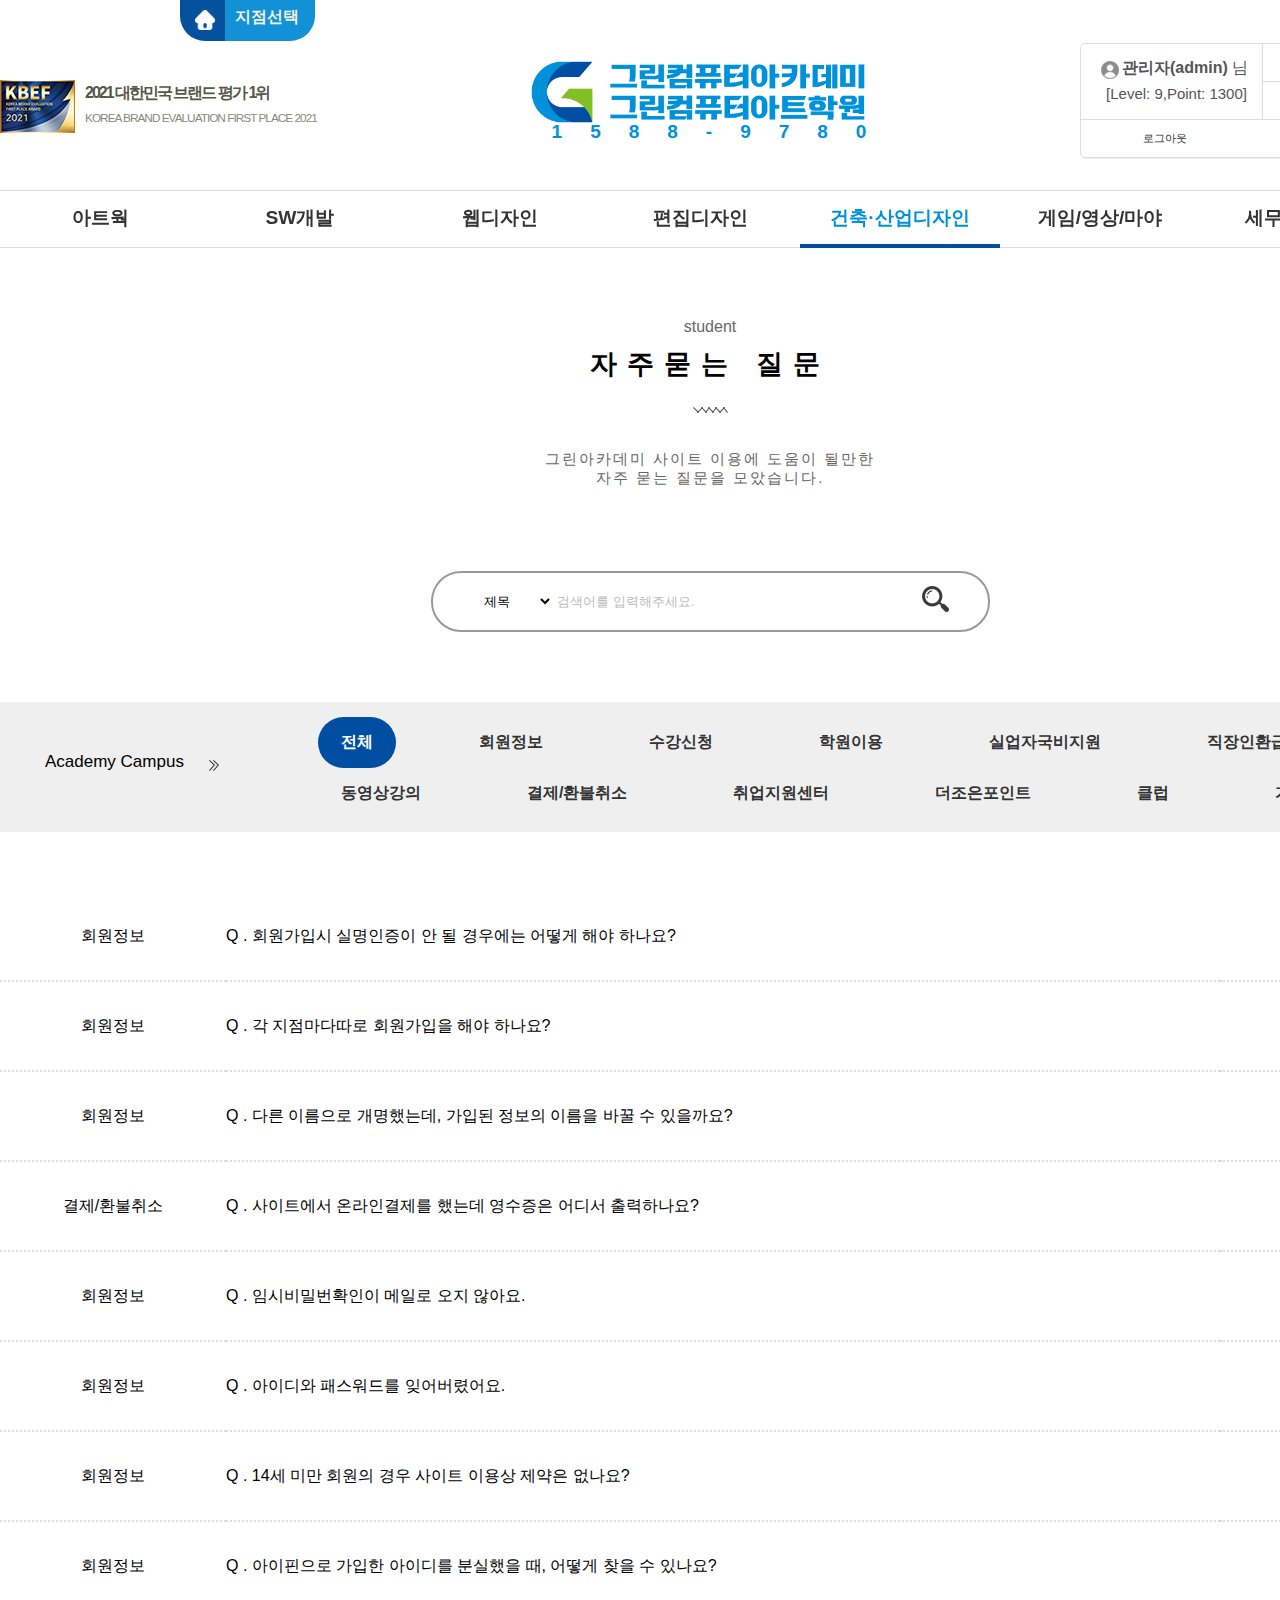
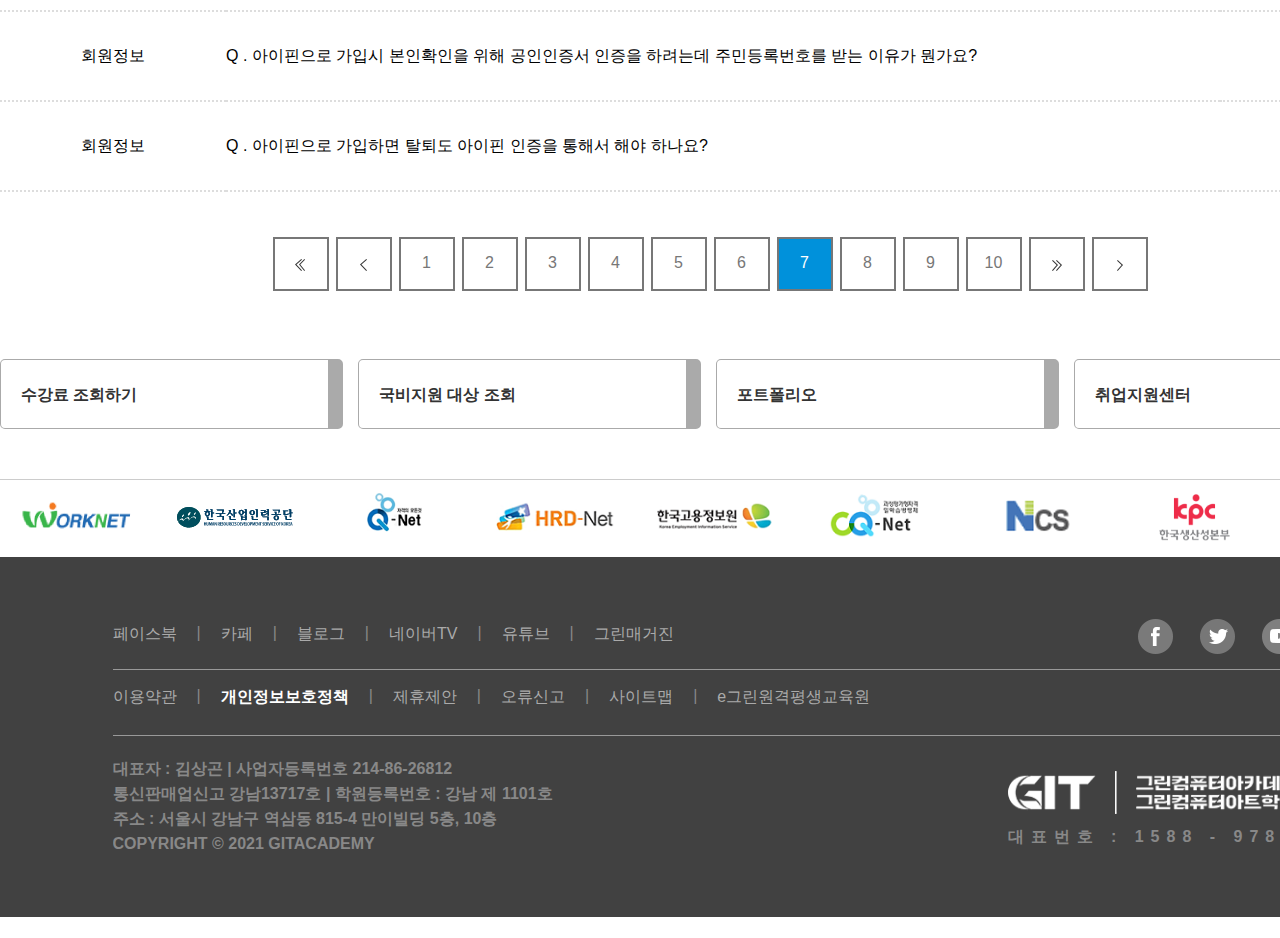
<file: sub05/index.html>
﻿<!DOCTYPE html>
<html lang="ko">
<head>
	<meta charset="UTF-8">
	<meta name="Generator" content="Notepad++"/>
	<meta name="Author" content="김혜련"/>
	<meta name="Keywords" content="김혜련,Kimhyelyeon, 포트폴리오, 김혜련 포트폴리오, portfolio, Hyelyeon's portfolio"/>
	<meta name="Description" content="김혜련의 포트폴리오 페이지 입니다"/>
	<title>QnA</title>
	<link rel="stylesheet" href="../css/green_menu.css"/>
	<link rel="stylesheet" href="../css/board_qna_menu.css"/>
	<link rel="stylesheet" href="css/layout_menu.css"/>
	<!--[if lte ie 8]>
		<link href="css/non-ie9.css" rel="stylesheet">
	<![endif]-->
	<link rel="icon" sizes="16x16" href="../images/green_pavi_ori.gif">
	<script src="../js/jquery-1.7.1.min.js"></script> 
	<script src="../js/html5div.js"></script>
	<script src="../js/html5shiv.js"></script>
	<script src="../js/DB_springMove_fn.js"></script>	
	<script src="../js/menuActive.js"></script> 
	<script src="../js/common.js"></script>
	<script src="js/script.js"></script>

</head>
<body>
	<header class="cf">
		<div id="headerWrap" class="cf">
			<div id="headerTop" class="cf">
				<div id="campusWrap">
					<div class="home"><a href="#"><img src="../images/homeIcon.png" width="20" height="20" alt="hometab"/></a><span class="hidden">그린컴퓨터학원</span></div>
					<div class="gijumSel"><a href="#">지점선택</a>
						<div class="campusLink">
							<ul>
								<li><a href="#">안양</a></li>
								<li><a href="#">강남</a></li>
								<li><a href="#">종로</a></li>
								<li><a href="#">신도림</a></li>
								<li><a href="#">노원</a></li>
								<li><a href="#">인천부평</a></li>
								<li><a href="#">인천구월</a></li>
								<li><a href="#">인천청라</a></li>
								<li><a href="#">부천</a></li>
								<li><a href="#">안산</a></li>
								<li><a href="#">수원</a></li>
								<li><a href="#">의정부</a></li>
								<li><a href="#">일산</a></li>
								<li><a href="#">성남</a></li>
								<li><a href="#">청주</a></li>
								<li><a href="#">대전둔산</a></li>
								<li><a href="#">대전중앙로</a></li>
								<li><a href="#">전주</a></li>
								<li><a href="#">광주</a></li>
								<li><a href="#">대구</a></li>
								<li><a href="#">울산</a></li>
								<li><a href="#">부산서면(본)</a></li>
								<li class="last"><a href="#">부산경성대(별)</a></li>
							</ul>
						</div>
					</div>
				</div><!-- class="campusWrap" -->			
				<div id="headerLeft" class="cf">
					<div class="brandBanner cf">
						<div class="bannerImg">
							<img src="../images/bestBrand_m.jpg" alt=""/>
						</div>
						<div class="bannerTxt">
							<h2>2021 대한민국 브랜드 평가 1위</h2>
							<a>KOREA BRAND EVALUATION FIRST PLACE 2021</a>
						</div>
					</div>
					<div class="brandBanner two cf">
						<div class="bannerImg">
							<img src="../images/Premium_Brand_Award.jpg" alt=""/>
						</div>
						<div class="bannerTxt">
							<h2>2021 고객신뢰도 1위 프리미엄브랜드</h2>
							<a>Premium Brand Award EVALUATION FIRST PLACE 2021</a>
						</div>
					</div>
				</div>
				<div id="headerRight" class="cf">
						<div class="memberBox cf">
							<div class="memberInfo fl cf">
								<p class="userName"><span class="impectUser"><img src="../images/newUser.png" alt=""/></span><strong>관리자(admin) </strong>님</p>
								<p>[Level: 9,Point: 1300]</p>
							</div>
							<div class="newCon fl cf">
								<ul class="cf">
									<li class="cf"><a href="index.html"><span class="impectMess"><img src="../images/newMes.png" alt=""/></span>쪽지보내기</a></li>
									<li class="cf"><a href="index.html"><span class="impectMess"><img src="../images/newWri.png" alt=""/></span>새 글 쓰기</a></li>
								</ul>
							</div>
							<ul class="loginMenu cf">
								<li class="fl"><a href="index.html">로그아웃</a></li>
								<li class="fl"><a href="index.html">정보수정</a></li>
							</ul>
						</div>
				</div><!-- class="headerRight" -->
				<h1>
					<a href="../index.html" tabindex="1"><img src="../images/green_logo.png" alt="그린아카데미로고"/>그린컴퓨터학원</a>
					<div class="callNum cf">
						<h4>1588-9780</h4>
					</div>

				</h1>
			</div><!-- id="headerTop" -->
			
			<div id="gnbSection">
				<ul id="gnb" class="cf">
					<li class="cf"><a href="../sub01/index.html" tabindex="2" class="showBalloon" title="아트웍 페이지">아트웍</a>
						<div class="artwork width100 cf fl">
							<ul class="lnbWidth cf">
								<li class="first1 fl">
									<h3 class="silup">실업자</h3>
									<dl>
										<dt><a href="../sub01/index.html">시각디자인(포토샵, 일러스트 GTQ)</a></dt>
										<dd></dd>
										<dt><a href="../sub01/index.html">광고출판편집</a></dt>
										<dd></dd>
										<dt><a href="../sub01/index.html">아트웍 색채학</a></dt>
										<dd></dd>
										<dt><a href="../sub01/index.html">그래픽 심화</a></dt>
										<dd></dd>
									</dl>
								</li>
								<li class="fl">
									<h3 class="jeajic">재직자</h3>
									<dl>
										<dt><a href="../sub01/index.html">기초시각디자인</a></dt>
										<dd></dd>
										<dt><a href="../sub01/index.html">드로잉(인체 / 컨셉)</a></dt>
										<dd></dd>
										<dt><a href="../sub01/index.html">스케치(실내 / 건축 / 제품)</a></dt>
										<dd></dd>
										<dt><a href="../sub01/index.html">아트웍디자인(일러 + 포토)</a></dt>
										<dd></dd>
										<dt><a href="../sub01/index.html">아이디어스케치(UI / UX)</a></dt>
										<dd></dd>
									</dl>
								</li>
								<li class="testPage fl">
									<p class="littleTit">내 MBTI에 어울리는 과정이 궁금하다면?</p>
									<a href="#"><img src="images/testpage1.png" onmouseover="this.src='images/testpage2.png'" onmouseout="this.src='images/testpage1.png'" alt="testpage"/></a>
									<p class="title">▶ 나에게 맞는 과정 TEST 하러 가기!</p>
								</li>
							</ul>
						</div>
					</li>
					<li class="cf"><a href="index.html" class="showBalloon" title="SW개발 페이지" tabindex="3">SW개발</a>
						<div class="SW width100 cf fl">
							<ul class="lnbWidth cf">
								<div class="Set1 fl">
									<li class="fl">
										<h3 class="gukgi"> 국기 </h3>
										<dl>
											<dt><a href="../sub02/index.html">자바(JAVA), 코틀린(Kotlin)웹&앱</a></dt>
											<dd></dd>
											<dt><a href="../sub02/index.html" class="br">[클라우드 운영 관리] AWS <br/>클라우드 운영 및 파이썬</a></dt>
											<dd></dd>
											<dt><a href="../sub02/index.html" class="brBot">[디지털컨버전스]자바(JAVA)웹개발자</a></dt>
											<dt><a href="../sub02/index.html" class="br">[빅데이터전문가]<br/>플렛폼구축을 위한 빅데이터개발</a></dt>
											<dd></dd>
											<dd></dd>
											<dt><a href="../sub02/index.html" class="brBot">자바 웹개발자 양성</a></dt>
											<dd></dd>
											
										</dl>
									</li>
									<li class="jeajic2 fl">
										<dl>
											<dt><a href="../sub02/index.html" class="brBot">오라클기반 프레임워크 개발자<br/> - 디지털컨버전스</a></dt>
											<dd></dd>
											<dt><a href="../sub02/index.html" class="brBot">자바, 파이썬(JAVA,Pvthon)개발자 양성</a></dt>
											<dd></dd>
											<dt><a href="../sub02/index.html" class="br">[과정평가형]<br/>정보처리산업기사 (C, JAVA,파이썬)</a></dt>
											<dd></dd>
											<dt><a href="../sub02/index.html" class="brbrBot">(디지털컨버전스)<br/>UI/UX디자인 웹 퍼블리셔&프론트엔드</a></dt>
											<dd></dd>
										</dl>
									</li>
								</div>
								<li class="fl">
									<h3 class="silup">실업자</h3>
									<dl>
										<dt><a href="../sub02/index.html">Adobe XD를 활용한 인터렉티브 UI개발</a></dt>
										<dd></dd>
										<dt><a href="../sub02/index.html">파이썬을 활용한 데이터 분석</a></dt>
										<dd></dd>
										<dt><a href="../sub02/index.html">핵심 콕콕, 프론트엔드 웹 개발</a></dt>
										<dd></dd>
										<dt><a href="../sub02/index.html">핵심 콕콕, 파이썬 웹 개발</a></dt>
										<dd></dd>
										<dt><a href="../sub02/index.html">핵심 콕콕, 자바 웹 개발</a></dt>
										<dd></dd>
									</dl>
								</li>
								<li class="fl">
									<h3 class="jeajic">재직자 </h3>
									<dl>
										<dt><a href="../sub02/index.html">정보처리 자격증</a></dt>
										<dd></dd>
										<dt><a href="../sub02/index.html">C언어</a></dt>
										<dd></dd>
										<dt><a href="../sub02/index.html">자바(JAVA)</a></dt>
										<dd></dd>
										<dt><a href="../sub02/index.html">PHP+Mysql</a></dt>
										<dd></dd>
										<dt><a href="../sub02/index.html">파이썬(Pvthon)-응용SW엔지니어링</a></dt>
										<dd></dd>
										<dt><a href="../sub02/index.html">C,C++ 프로그래밍-응용SW 엔지니어링</a></dt>
										<dd></dd>
										<dt><a href="../sub02/index.html">Javascript,jQuery-응용SW 엔지니어링</a></dt>
										<dd></dd>
									</dl>
								</li>
							</ul>
						</div>
					</li>
					<li class="cf"><a href="index.html" class="showBalloon" title="웹디자인 페이지" tabindex="4">웹디자인</a>
						<div class="webdesign width100 cf fl">
							<ul class="lnbWidth cf">
								<li class="first2 fl">
									<h3 class="gukgi">국기</h3>
									<dl>
										<dt><a href="../sub03/index.html" class="br">(디지털디자인)UI/UX 반응형 <br/>웹디자인&웹퍼블리셔(디자인&코딩)</a></dt>
										<dd></dd>
										<dt><a href="../sub03/index.html" class="brBot">UI/UX디자인 웹퍼블리셔&프론트엔드</a></dt>
										<dd></dd>
										<dt><a href="../sub03/index.html" class="br">(디지털디자인)영상을 활용한<br/>웹디자인&웹퍼블리셔</a></dt>
										<dd></dd>
										<dt><a href="../sub03/index.html"class="brbrBot">[과정평가형]웹디자인기능사<br/>(웹퍼블리셔,포토샵,일러스트,HTML5<br/>,CSS3,jQuery)</a></dt>
										<dd></dd>
									</dl>
								</li>
								<li class="JSW fl">
									<h3 class="jeajicSaup">재직자+사업주</h3>
									<dl>
										<dt><a href="../sub03/index.html">피그마(Figma)</a></dt>
										<dd></dd>
										<dt><a href="../sub03/index.html" class="br">웹퍼블리셔<br/>(Javascript,jQuery,반응형웹디자인)기본</a></dt>
										<dd></dd>
										<dt><a href="../sub03/index.html" class="brBot">웹퍼블리셔<br/>(웹표준,HTML5,CSS,반응형웹디자인)기본</a></dt>
										<dd></dd>
									</dl>
								</li>
								<div class="Set2 fl">
									<li class="jeajicW fl">
										<h3 class="jeajic "> 재직자 </h3>
										<dl>
											<dt><a href="../sub03/index.html">Adobe DX를 활용한 인터렉티브 UI제작</a></dt>
											<dd></dd>
											<dt><a href="../sub03/index.html">그래픽 디자인(일러+포토)</a></dt>
											<dd></dd>
											<dt><a href="../sub03/index.html">웹표준&웹접근성</a></dt>
											<dd></dd>
											<dt><a href="../sub03/index.html">HTML5&CSS3 </a></dt>
											<dd></dd>
										</dl>
									</li>
									<li class="jeajicW fl">
										<h3 class="jeajic hidden"> 재직자 </h3>
										<dl>
											<dt><a href="../sub03/index.html">Javascript&jQuery </a></dt>
											<dd></dd>
											<dt><a href="../sub03/index.html">PHP&MySQL </a></dt>
											<dd></dd>
											<dt><a href="../sub03/index.html">워드프레스(WordPress)</a></dt>
											<dd></dd>
											<dt><a href="../sub03/index.html" class="br">구글애널리틱스 분석 실무<br/>,디지털온라인마케팅</a></dt>
											<dd></dd>
										</dl>
									</li>
								</div>
							</ul>
						</div>
					</li>
					<li class="cf"><a href="index.html" class="showBalloon" title="편집디자인 페이지" tabindex="5">편집디자인</a>
						<div class="publishing width100 cf fl">
							<ul class="lnbWidth cf">
								<li class="first2 fl">
									<h3 class="gukgi">국기</h3>
									<dl>
										<dt><a href="../sub4/index.html">디지털 퍼블리싱 편집디자이너</a></dt>
										<dd></dd>
										<dt><a href="../sub4/index.html"class="br">[과정평가형]전자출판기능사<br/>(포토샵,일러스트,인디자인,E-BOOK)</a></dt>
										<dd></dd>
										<dt><a href="../sub4/index.html"class="brBot">편집출판디자인<br/>(포토샵,일러스트,인디자인,E-BOOK)</a></dt>
										<dd></dd>
									</dl>
								</li>
								<li class="fl">
									<h3 class="silup">실업자</h3>
									<dl>
										<dt><a href="../sub4/index.html">편집(포토샵,일러스트)광고출판시각</a></dt>
										<dd></dd>
										<dt><a href="../sub4/index.html" class="br">편집디자이너(포토샵, 일러스트<br/>,인디자인, 편집디자인)</a></dt>
										<dd></dd>
										<dt><a href="../sub4/index.html" class="brBot">웹퍼블리셔(웹표준,HTML5,CSS<br/>,반응형웹디자인)기본</a></dt>
										<dd></dd>
									</dl>
								</li>
								<div class="Set2 fl">
									<li class="fl">
										<h3 class="jeajic"> 재직자 </h3>
										<dl>
											<dt><a href="../sub4/index.html">포토샵(Photoshop)</a></dt>
											<dd></dd>
											<dt><a href="../sub4/index.html">포토샵(Photoshop) 향상과정</a></dt>
											<dd></dd>
											<dt><a href="../sub4/index.html">일러스트레이터(illustrator)</a></dt>
											<dd></dd>
											<dt><a href="../sub4/index.html">일러스트레이터(illustrator)향상과정</a></dt>
											<dd></dd>
											<dt><a href="../sub4/index.html">인디자인(Indesign)</a></dt>
											<dd></dd>
										</dl>
									</li>
									<li class="jeajic2 fl">
										<dl>
											<dt><a href="../sub4/index.html">포토샵(Photoshop)</a></dt>
											<dd></dd>
											<dt><a href="../sub4/index.html">포토샵(Photoshop) 향상과정</a></dt>
											<dd></dd>
											<dt><a href="../sub4/index.html">일러스트레이터(illustrator)</a></dt>
											<dd></dd>
											<dt><a href="../sub4/index.html">일러스트레이터(illustrator)향상과정</a></dt>
											<dd></dd>
											<dt><a href="../sub4/index.html">인디자인(Indesign)</a></dt>
											<dd></dd>
											<dt><a href="../sub4/index.html">그래픽 디자인(일러+포토)</a></dt>
											<dd></dd>
										</dl>
									</li>
								</div>
							</ul>
						</div>
					</li>
					<li class="cf"><a href="index.html" class="showBalloon" title="건축·산업디자인 페이지" tabindex="6">건축·산업디자인</a>
						<div class="build width100 cf fl">
							<ul class="lnbWidth cf">
								<li class="first2 fl">
									<h3 class="gukgi">국기</h3>
									<dl>
										<dt><a href="../sub5/index.html"class="br">[과정평가형]실내건축산업기사<br/>
										(인테리어, 캐드(CAD),맥스(MAX))
										</a></dt>
										<dd></dd>
										<dt><a href="../sub5/index.html"class="brbrBot">[과정평가형]실내건축기사 <br/>(인테리어,캐드(CAD),맥스(MAX))B</a></dt>
										<dd></dd>
										<dt><a href="../sub5/index.html" class="brBot">[환경디자인]실내디자인<br/>(캐드, 스케치업, 맥스)</a></dt>
										<dd></dd>
									</dl>
								</li>
								<li class="fl">
									<h3 class="silup">실업자</h3>
									<dl>
										<dt><a href="../sub5/index.html"class="br">[과정평가형]전산응용건축제도기능사<br/>(실내건축, 캐드(CAD))</a></dt>
										<dd></dd>
										<dt><a href="../sub5/index.html"class="br brBot">실내건축설계<br/>(AutoCAD,Sketch UP,스케치업)</a></dt>
										<dd></dd>
									</dl>
								</li>
								<div class="Set2 fl">
									<li class="fl">
										<h3 class="jeajic"> 재직자 </h3>
										<dl>
											<dt><a href="../sub5/index.html">캐드(AutoCAD)</a></dt>
											<dd></dd>
											<dt><a href="../sub5/index.html">스케치업(SketchUP)</a></dt>
											<dd></dd>
											<dt><a href="../sub5/index.html">맥스(3D MAX,V-Ray)</a></dt>
											<dd></dd>
											<dt><a href="../sub5/index.html">BIM(레빗,Revit)</a></dt>
											<dd></dd>
										</dl>
									</li>
									<li class="fl">
										<h3 class="jeajic hidden"> 재직자 </h3>
										<dl>
											<dt><a href="../sub5/index.html">라이노(Rhino 3D)</a></dt>
											<dd></dd>
											<dt><a href="../sub5/index.html">카티아(CATIA)</a></dt>
											<dd></dd>
											<dt><a href="../sub5/index.html">스케치(실내,건축,제품)</a></dt>
											<dd></dd>
											<dt><a href="../sub5/index.html">전산응용건축제도</a></dt>
											<dd></dd>
										</dl>
									</li>
								</div>
							</ul>
						</div>
					</li>
					<li class="cf"><a href="../sub01/index.html" class="showBalloon" title="게임/영상/마야 페이지" tabindex="7">게임/영상/마야 </a>
						<div class="game width100 cf fl">
							<ul class="lnbWidth cf">
								<li class="first2 fl">
									<h3 class="gukgi">국기</h3>
									<dl>
										<dt><a href="../sub01/index.html"class="br">(멀티미디어콘텐츠제작) 영상<br/>(프리미어,에프터이펙트) 크리에이터
										</a></dt>
										<dd></dd>
										<dt><a href="../sub01/index.html" class="brBot">맥스(3DMAX)를 활용한 <br/>게임콘텐츠&영상디자인</a></dt>
										<dd></dd>
									</dl>
								</li>
								<li class="fl">
									<h3 class="silup">실업자</h3>
									<dl>
										<dt><a href="../sub01/index.html">마야(MAYA)3D그래팍 애니메이션</a></dt>
										<dd></dd>
										<dt><a href="../sub01/index.html" class="br">시각(영상)편집디자인<br/>(프리미어, 애프터이펙트)입문</a></dt>
										<dd></dd>
										<dt><a href="../sub01/index.html" class="brBot">영상편집(포토,일러,프리미어,에펙)</a></dt>
										<dd></dd>
									</dl>
								</li>
								<li class="JSW fl">
									<h3 class="jeajicSaup">재직자+사업주</h3>
									<dl>
										<dt><a href="../sub01/index.html" class="br">디지털영상편집디자인<br/>(프리미어,애프터이펙트)</a></dt>
										<dd></dd>
										<dt class="portfolioPage">
											<a href="../sub01/index.html" class="brBot"><img src="images/menuPortImg1.png" onmouseover="this.src='images/menuPortImg2.png'" onmouseout="this.src='images/menuPortImg1.png'" alt="portfolioCharacter"/></a>
											<P>▶ 포트폴리오 구경하러 가기!</P>
										</dt>
										<dd></dd>
									</dl>
								</li>
								<li class="JJ fl">
									<h3 class="jeajic">재직자</h3>
									<dl>
										<dt><a href="../sub01/index.html">영상편집(프리미어,에프터이펙트)</a></dt>
										<dd></dd>
										<dt><a href="../sub01/index.html">시네마4D(Cinema4D)</a></dt>
										<dd></dd>
										<dt><a href="../sub01/index.html">영상편집제작-애프터이펙트(AfterEffect)</a></dt>
										<dd></dd>
										<dt><a href="../sub01/index.html">컨셉아트(원화디자인)</a></dt>
										<dd></dd>
									</dl>
								</li>
							</ul>
						</div>
					</li>
					<li class="cf"><a href="../sub02/index.html" class="showBalloon" title="세무회계/OA 페이지" tabindex="8">세무회계/OA</a>
						<div class="account width100 cf fl">
							<ul class="lnbWidth cf">
								<div class="Set1 fl">
									<li class=" fl">
										<h3 class="silup"> 실업자 </h3>
										<dl>
											<dt><a href="../sub03/index.html" class="br">회계,세무 중급관리자<br/>(전산세무1급,TAT1급)자격취득</a></dt>
											<dd></dd>
											<dt><a href="../sub03/index.html" class="brBot">경리실무(전산회계1급,전산세무2급)<br/>자격취득 및 실무테크닉</a></dt>
											<dd></dd>
											<dt><a href="../sub03/index.html"class="brbrBot">경리실무(전산세무1급)세무회계 <br/>자격취득 및 실무테크닉</a></dt>
											<dd></dd>
										</dl>
									</li>
									<li class="fl">
										<h3 class="silup hidden"> 실업자 </h3>
										<dl>
											<dt><a href="../sub03/index.html"class="br">경리실무(전산회계1급,전산세무2급,TAT<br/>,FAT)자격취득 및 실무테크닉</a></dt>
											<dd></dd>
											<dt><a href="../sub03/index.html" class="brBot">전산회계1급(FAT1급),전산세무2급<br/>(TAT2급)자격증취득</a></dt>
											<dd></dd>
											<dt><a href="../sub03/index.html" class="brbrBot">회계, 세무중급관리자(전산세무1급<br/>,TAT1급)자격취득</a></dt>
											<dd></dd>
										</dl>
									</li>
								</div>
								<div class="Set2 fl">
									<li class="fl">
										<h3 class="jeajic"> 재직자 </h3>
										<dl>
											<dt><a href="../sub03/index.html" class="br">노션(NOTION)<br/>-일잘러의 생산성 향상 비법</a></dt>
											<dd></dd>
											<dt><a href="../sub03/index.html" class="brBot">전산회계1급 자격취득-세무</a></dt>
											<dd></dd>
											<dt><a href="../sub03/index.html">전산세무2급 자격취득-세무</a></dt>
											<dd></dd>
											<dt><a href="../sub03/index.html">전산세무1급 자격취득과정</a></dt>
											<dd></dd>
										</dl>
									</li>
									<li class="fl">
										<h3 class="jeajic hidden"> 재직자 </h3>
										<dl>
											<dt><a href="../sub03/index.html">전산회계 문제풀이</a></dt>
											<dd></dd>
											<dt><a href="../sub03/index.html">엑셀(Excel)-사무행정</a></dt>
											<dd></dd>
											<dt><a href="../sub03/index.html">파워포인트(POWER POINT)활용과정</a></dt>
											<dd></dd>
											<dt><a href="../sub03/index.html">컴퓨터활용능력 1급 자격취득 - 사무행정</a></dt>
											<dd></dd>
										</dl>
									</li>
									
								</div>
							</ul>
						</div>
					</li>
				</ul>
			</div>
		</div>	
	</header>
	<section>
		<div id="wrap">
		<div id="boardTitle">
			<p class="subTit">student</p>
			<h2>자주묻는 질문</h2>
			<p class="dashLine"><img src="../images/line.png" alt="line"/></p>
			<p class="boardInfo">그린아카데미 사이트 이용에 도움이 될만한 <br/>자주 묻는 질문을 모았습니다.</p>
		</div>
		<div id="searchBox">
			<select name="" id="">
				<option value="제목">제목
				<option value="내용">내용
			</select>
			<input type="text" name="searchText" id="searchText" class="guideText" value="검색어를 입력해주세요."/>
			<input type="image" src="../images/searchBtn.png" alt="searchBtn">
		</div>
		<div id="boardTab">
			<div class="tabInfo fl">Academy Campus</div>
			<img class="fl" src="../images/doubleArrowR.png" alt="doubleArrow"/>
			<div class="tabCells fl">
				<ul class="one">
					<li class="active"><a href="#">전체</a></li>
					<li><a href="#">회원정보</a></li>
					<li><a href="#">수강신청</a></li>
					<li><a href="#">학원이용</a></li>
					<li><a href="#">실업자국비지원</a></li>
					<li><a href="#">직장인환급</a></li>
				</ul>
				<ul class="two">
					<li><a href="#">동영상강의</a></li>
					<li><a href="#">결제/환불취소</a></li>
					<li><a href="#">취업지원센터</a></li>
					<li><a href="#">더조은포인트</a></li>
					<li><a href="#">클럽</a></li>
					<li><a href="#">기타</a></li>
				</ul>
			</div>
		</div>
			<div id="qnaContent" class="cf">
			</div>
		<div id="pageNum">
			<ul>
				<li class="pageImg1"><a href="#"><img src="../images/doubleArrowL.png" alt="doubleArrowL"/></a></li>
				<li class="pageImg2"><a href="#"><img src="../images/ArrowL.png" alt="ArrowL.png"/></a></li>
				<li><a href="#">1</a></li>
				<li><a href="#">2</a></li>
				<li><a href="#">3</a></li>
				<li><a href="#">4</a></li>
				<li><a href="#">5</a></li>
				<li><a href="#">6</a></li>
				<li class="active"><a href="#">7</a></li>
				<li><a href="#">8</a></li>
				<li><a href="#">9</a></li>
				<li><a href="#">10</a></li>
				<li class="pageImg3"><a href="#"><img src="../images/doubleArrowR.png" alt="doubleArrowR"/></a></li>
				<li class="pageImg4"><a href="#"><img src="../images/ArrowR.png" alt="ArrowR"/></a></li>
			</ul>
		</div>
			<div id="quickMenu">
				<ul>
					<li class="fl"><a href="#">수강료 조회하기</a></li>
					<li class="fl"><a href="#">국비지원 대상 조회</a></li>
					<li class="fl"><a href="#">포트폴리오</a></li>
					<li class="fl"><a class="last" href="#">취업지원센터</a></li>
				</ul>
			</div>
		</div>
	</section>
	
	<footer>
		<div id="familySite">
			<div class="wrap cf">
				<ul>
					<li><a href="#"><img src="../images/footerIcon1.png" alt="footerIcon"/></a></li>
					<li><a href="#"><img src="../images/footerIcon2.png" alt="footerIcon"/></a></li>
					<li><a href="#"><img src="../images/footerIcon3.png" alt="footerIcon"/></a></li>
					<li><a href="#"><img src="../images/footerIcon4.png" alt="footerIcon"/></a></li>
					<li><a href="#"><img src="../images/footerIcon5.png" alt="footerIcon"/></a></li>
					<li><a href="#"><img src="../images/footerIcon6.png" alt="footerIcon"/></a></li>
					<li><a href="#"><img src="../images/footerIcon7.png" alt="footerIcon"/></a></li>
					<li><a href="#"><img src="../images/footerIcon8.png" alt="footerIcon"/></a></li>
				</ul>
		</div>
		</div>
		<div class="wrap2">
			<div id="footerWrap">
				<div id="footBot">
					<div id="footWrap">
						<div class="footSns cf">
							<div class="fSnsWrap">
								<ul class="text fl cf">
									<li><a href="#">페이스북</a></li>
									<li>|</li>
									<li><a href="#">카페</a></li>
									<li>|</li>
									<li><a href="#">블로그</a></li>
									<li>|</li>
									<li><a href="#">네이버TV</a></li>
									<li>|</li>
									<li><a href="#">유튜브</a></li>
									<li>|</li>
									<li><a href="#">그린매거진</a></li>
								</ul>
								<ul class="snsWrap cf">
									<li class="facebook"><a href="#" class="snsBtn" title="페이스북 페이지로 이동합니다."><span class="hidden">facebook</span></a></li>
									<li class="twitter"><a href="#" class="snsBtn" title="트위터 페이지로 이동합니다."><span class="hidden">twitter</span></a></li>
									<li class="youtube"><a href="#" class="snsBtn" title="유튜브 페이지로 이동합니다."><span class="hidden">youtube</span></a></li>
								</ul>
							</div>
						</div>
						<div class="bottom cb">
							<div class="fBotWrap">
								<ul>
									<li><a href="#">이용약관</a></li>
									<li>|</li>
									<li><a class="import" href="#">개인정보보호정책</a></li>
									<li>|</li>
									<li><a href="#">제휴제안</a></li>
									<li>|</li>
									<li><a href="#">오류신고</a></li>
									<li>|</li>
									<li><a href="#">사이트맵</a></li>
									<li>|</li>
									<li><a href="#">e그린원격평생교육원</a></li>
								</ul>
							</div>
						</div>
						<div class="footInfo cf">
							<p>대표자 : 김상곤 | 사업자등록번호 214-86-26812<br/>
							통신판매업신고 강남13717호 | 학원등록번호 : 강남 제 1101호<br/>
							주소 : 서울시 강남구 역삼동 815-4 만이빌딩 5층, 10층<br/>
							COPYRIGHT © 2021 GITACADEMY</p>
							<div class="icon">
								<img src="../images/footerLogo.png" alt=""/>
								<p>대표번호 : 1588 - 9780</p>
							</div>
						</div>
					</div>
				</div>
			</div>
		</div>		
	</footer>
</body>
</html>
</file>
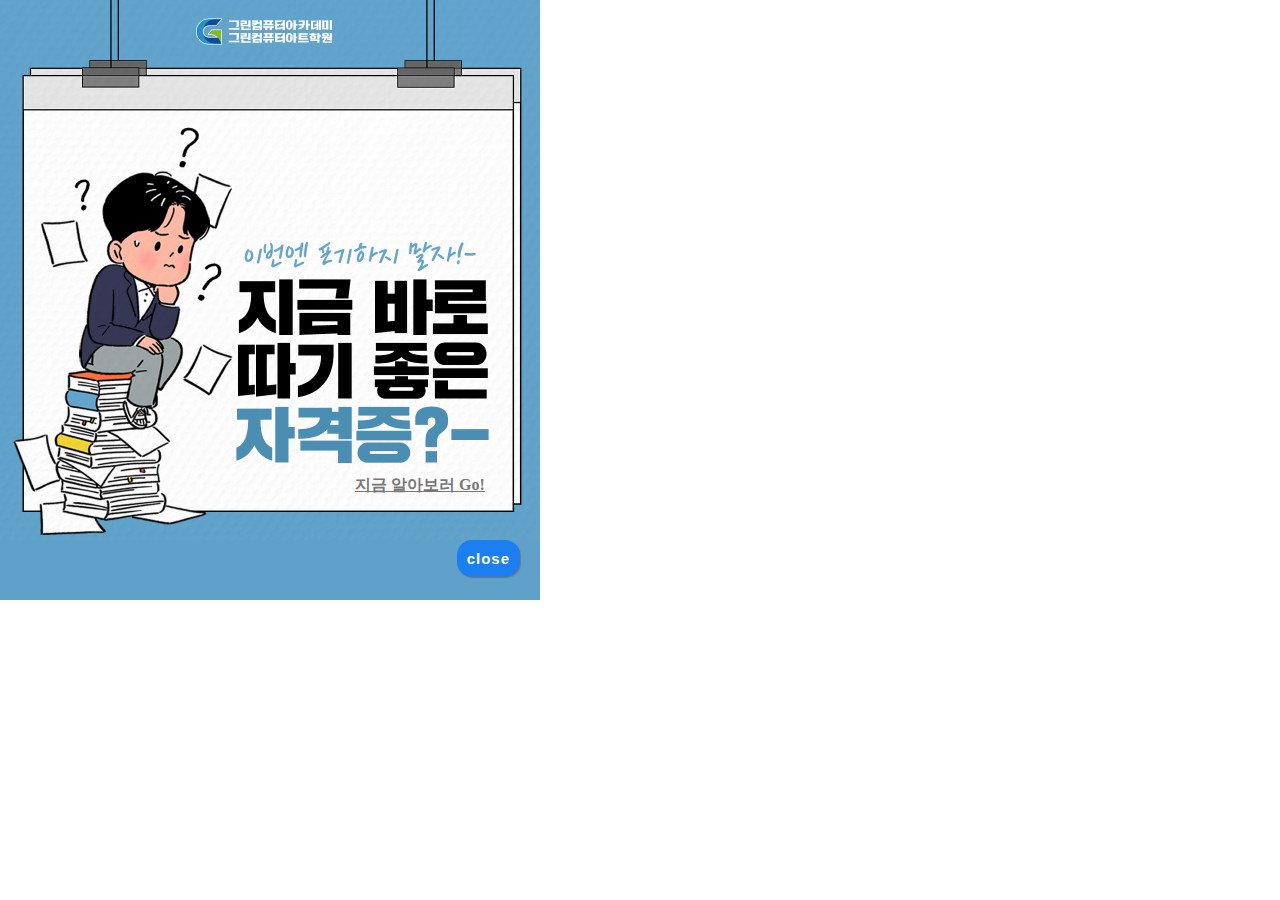
<file: popup.html>
﻿<!DOCTYPE html>
<html lang="ko">
<head>
	<meta charset="UTF-8">
	<title>popup</title>
	<link rel="stylesheet" href="css/popstyle.css"/>
</head>
<body>
	<div class="popupWrap cf">
		<a href="#" class="cf">
			<img src="images/popup3.jpg" width="540" height="540" alt="popup"/>
			<p class="cf">지금 알아보러 Go!</p>
		</a>
		<input type="submit" value="close" onclick="window.close()"/>
	</div>
</body>
</html>
</file>
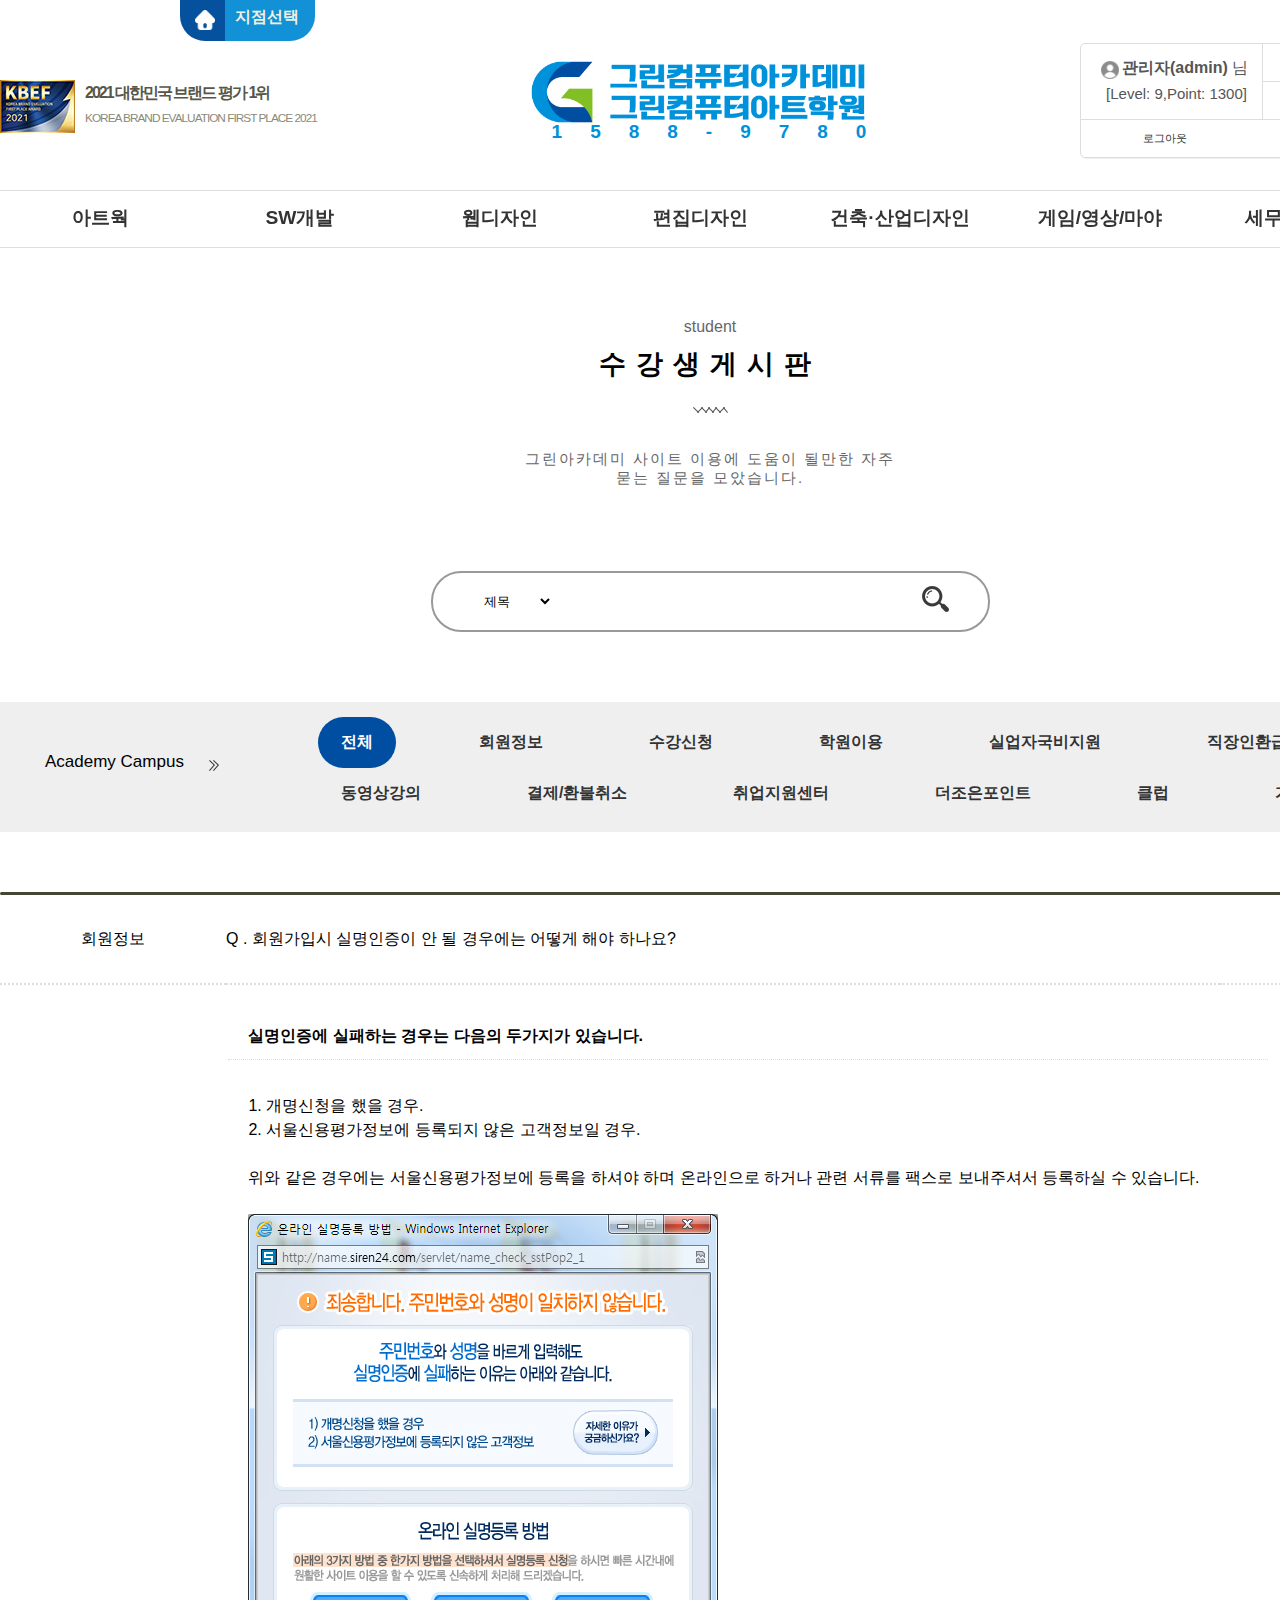
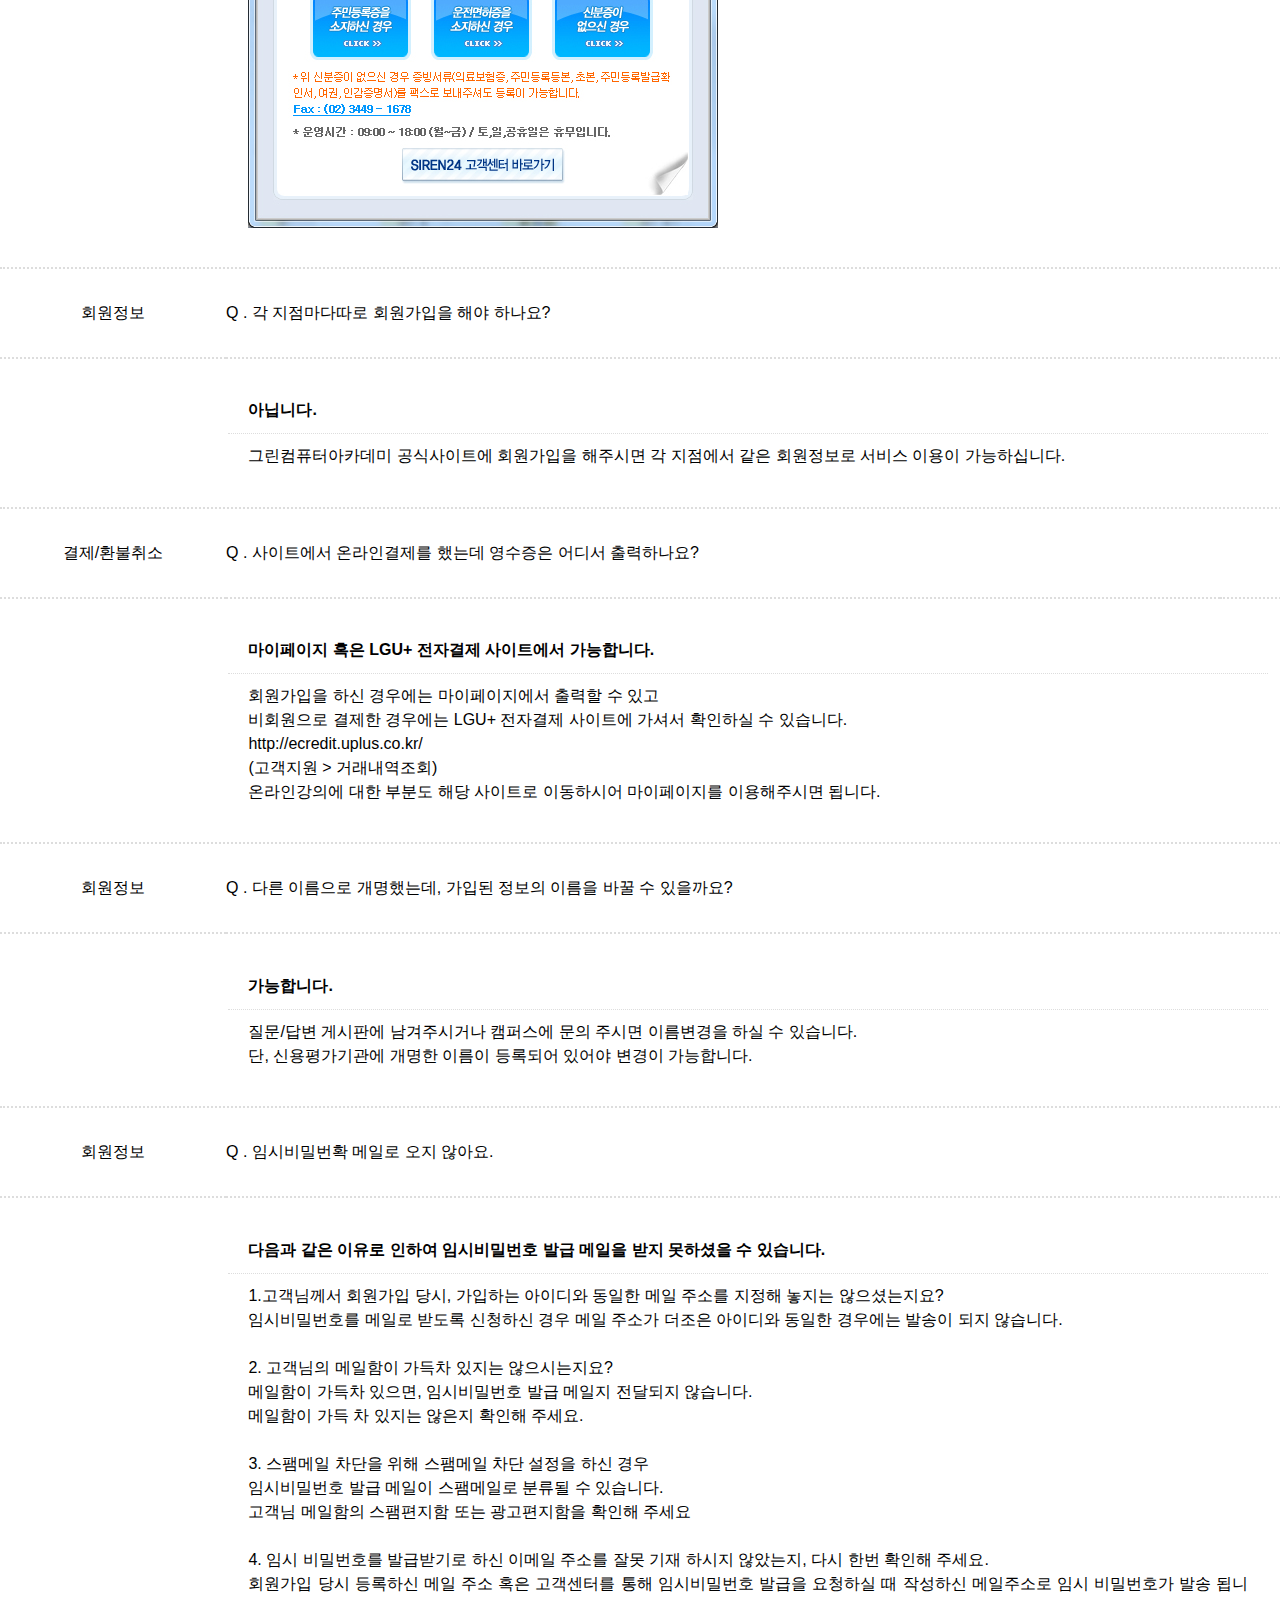
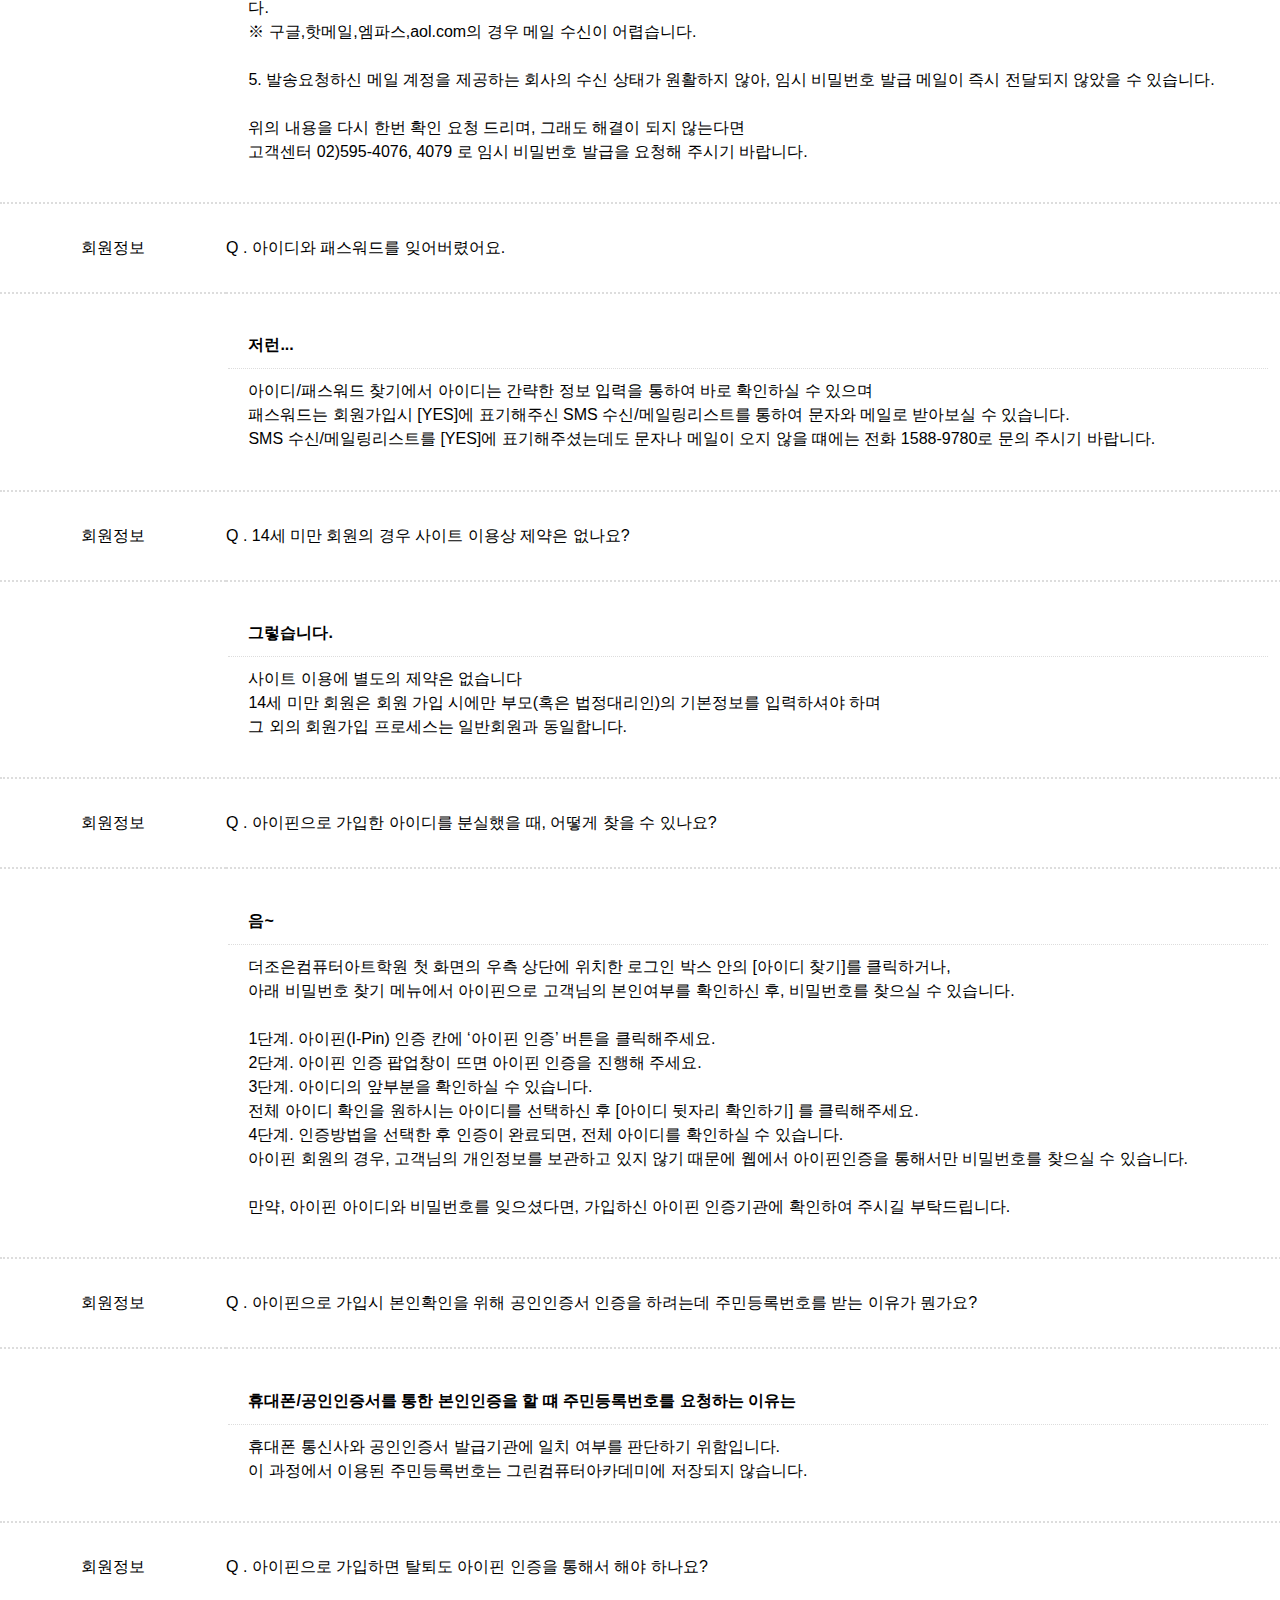
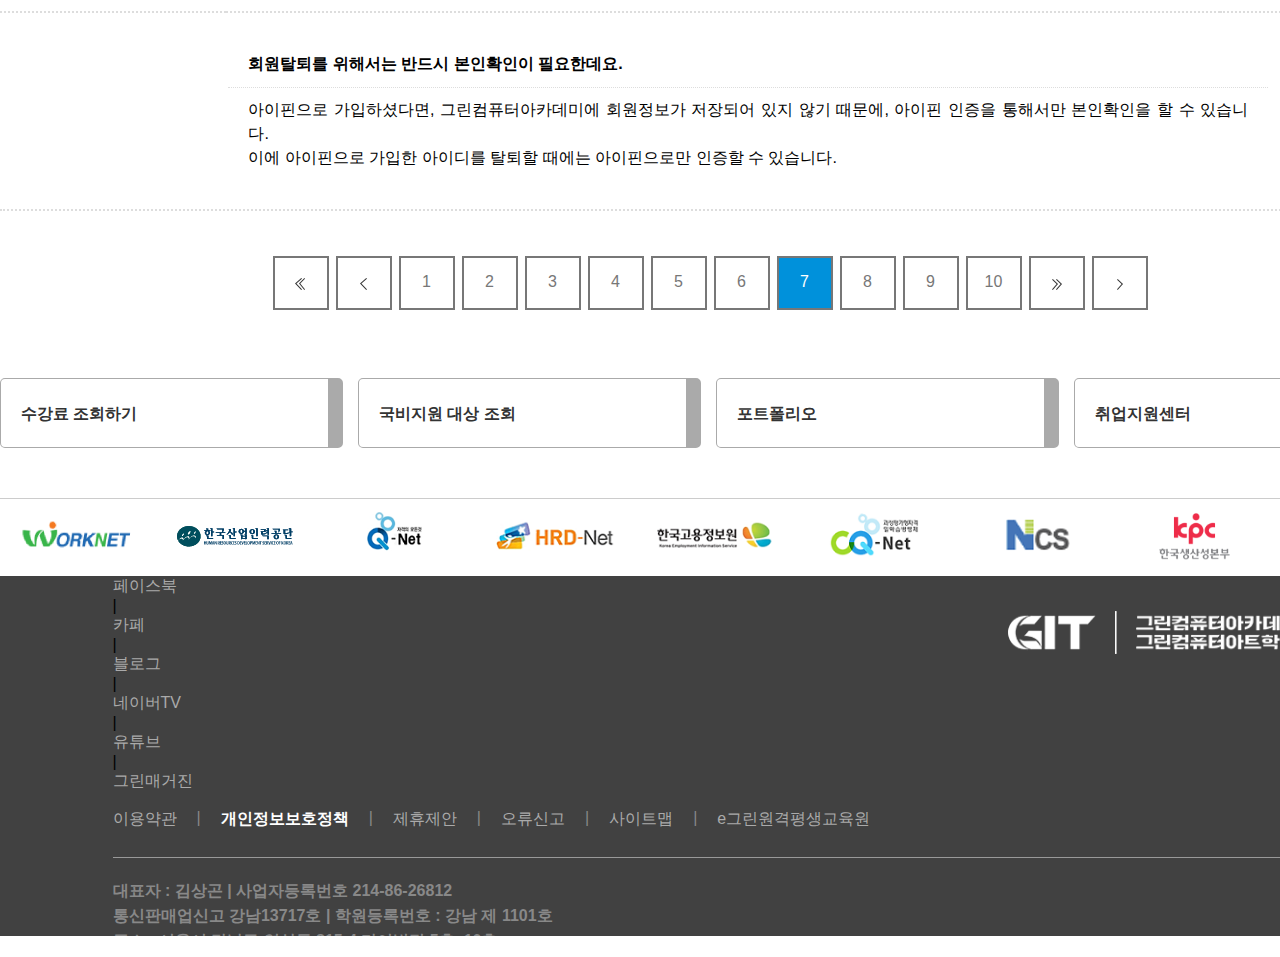
<file: sub05/index_제출용.html>
﻿<!DOCTYPE html>
<html lang="ko">
<head>
	<meta charset="UTF-8">
	<meta name="Generator" content="Notepad++"/>
	<meta name="Author" content="김혜련"/>
	<meta name="Keywords" content="김혜련,Kimhyelyeon, 포트폴리오, 김혜련 포트폴리오, portfolio, Hyelyeon's portfolio"/>
	<meta name="Description" content="김혜련의 포트폴리오 페이지 입니다"/>
	<title>QnA</title>
	<link rel="stylesheet" href="../css/green_menu.css"/>
	<link rel="stylesheet" href="../css/board_qna_menu.css"/>
	<link rel="stylesheet" href="css/layout_menu.css"/>
	<!--[if lte ie 8]>
		<link href="css/non-ie9.css" rel="stylesheet">
	<![endif]-->
	<link rel="icon" sizes="16x16" href="../images/green_pavi_ori.gif">
	<script src="../js/jquery-1.9.0.min.js"></script> 
	<script src="../js/html5div.js"></script>
	<script src="../js/html5shiv.js"></script>

</head>
<body>
	<header class="cf">
		<div id="headerWrap" class="cf">
			<div id="headerTop" class="cf">
				<div id="campusWrap">
					<div class="home"><a href="#"><img src="../images/homeIcon.png" width="20" height="20" alt="hometab"/></a><span class="hidden">그린컴퓨터학원</span></div>
					<div class="gijumSel"><a href="#">지점선택</a>
						<div class="campusLink">
							<ul>
								<li><a href="#">안양</a></li>
								<li><a href="#">강남</a></li>
								<li><a href="#">종로</a></li>
								<li><a href="#">신도림</a></li>
								<li><a href="#">노원</a></li>
								<li><a href="#">인천부평</a></li>
								<li><a href="#">인천구월</a></li>
								<li><a href="#">인천청라</a></li>
								<li><a href="#">부천</a></li>
								<li><a href="#">안산</a></li>
								<li><a href="#">수원</a></li>
								<li><a href="#">의정부</a></li>
								<li><a href="#">일산</a></li>
								<li><a href="#">성남</a></li>
								<li><a href="#">청주</a></li>
								<li><a href="#">대전둔산</a></li>
								<li><a href="#">대전중앙로</a></li>
								<li><a href="#">전주</a></li>
								<li><a href="#">광주</a></li>
								<li><a href="#">대구</a></li>
								<li><a href="#">울산</a></li>
								<li><a href="#">부산서면(본)</a></li>
								<li class="last"><a href="#">부산경성대(별)</a></li>
							</ul>
						</div>
					</div>
				</div><!-- class="campusWrap" -->			
				<div id="headerLeft" class="cf">
					<div class="brandBanner cf">
						<div class="bannerImg">
							<img src="../images/bestBrand_m.jpg" alt=""/>
						</div>
						<div class="bannerTxt">
							<h2>2021 대한민국 브랜드 평가 1위</h2>
							<a>KOREA BRAND EVALUATION FIRST PLACE 2021</a>
						</div>
					</div>
					<div class="brandBanner two cf">
						<div class="bannerImg">
							<img src="../images/Premium_Brand_Award.jpg" alt=""/>
						</div>
						<div class="bannerTxt">
							<h2>2021 고객신뢰도 1위 프리미엄브랜드</h2>
							<a>Premium Brand Award EVALUATION FIRST PLACE 2021</a>
						</div>
					</div>
				</div>
				<div id="headerRight" class="cf">
						<div class="memberBox cf">
							<div class="memberInfo fl cf">
								<p class="userName"><span class="impectUser"><img src="../images/newUser.png" alt=""/></span><strong>관리자(admin) </strong>님</p>
								<p>[Level: 9,Point: 1300]</p>
							</div>
							<div class="newCon fl cf">
								<ul class="cf">
									<li class="cf"><a href="index.html"><span class="impectMess"><img src="../images/newMes.png" alt=""/></span>쪽지보내기</a></li>
									<li class="cf"><a href="index.html"><span class="impectMess"><img src="../images/newWri.png" alt=""/></span>새 글 쓰기</a></li>
								</ul>
							</div>
							<ul class="loginMenu cf">
								<li class="fl"><a href="index.html">로그아웃</a></li>
								<li class="fl"><a href="index.html">정보수정</a></li>
							</ul>
						</div>
				</div><!-- class="headerRight" -->
				<h1>
					<a href="../index.html" tabindex="1"><img src="../images/green_logo.png" alt="그린아카데미로고"/>그린컴퓨터학원</a>
					<div class="callNum cf">
						<h4>1588-9780</h4>
					</div>

				</h1>
			</div><!-- id="headerTop" -->
			
			<div id="gnbSection">
				<ul id="gnb" class="cf">
					<li class="cf"><a href="../sub01/index.html" tabindex="2" class="showBalloon" title="아트웍 페이지">아트웍</a>
						<div class="artwork width100 cf fl">
							<ul class="lnbWidth cf">
								<li class="first1 fl">
									<h3 class="silup">실업자</h3>
									<dl>
										<dt><a href="../sub01/index.html">시각디자인(포토샵, 일러스트 GTQ)</a></dt>
										<dd></dd>
										<dt><a href="../sub01/index.html">광고출판편집</a></dt>
										<dd></dd>
										<dt><a href="../sub01/index.html">아트웍 색채학</a></dt>
										<dd></dd>
										<dt><a href="../sub01/index.html">그래픽 심화</a></dt>
										<dd></dd>
									</dl>
								</li>
								<li class="fl">
									<h3 class="jeajic">재직자</h3>
									<dl>
										<dt><a href="../sub01/index.html">기초시각디자인</a></dt>
										<dd></dd>
										<dt><a href="../sub01/index.html">드로잉(인체 / 컨셉)</a></dt>
										<dd></dd>
										<dt><a href="../sub01/index.html">스케치(실내 / 건축 / 제품)</a></dt>
										<dd></dd>
										<dt><a href="../sub01/index.html">아트웍디자인(일러 + 포토)</a></dt>
										<dd></dd>
										<dt><a href="../sub01/index.html">아이디어스케치(UI / UX)</a></dt>
										<dd></dd>
									</dl>
								</li>
								<li class="testPage fl">
									<p class="littleTit">내 MBTI에 어울리는 과정이 궁금하다면?</p>
									<a href="#"><img src="images/testpage1.png" onmouseover="this.src='images/testpage2.png'" onmouseout="this.src='images/testpage1.png'" alt="testpage"/></a>
									<p class="title">▶ 나에게 맞는 과정 TEST 하러 가기!</p>
								</li>
							</ul>
						</div>
					</li>
					<li class="cf"><a href="index.html" class="showBalloon" title="SW개발 페이지" tabindex="3">SW개발</a>
						<div class="SW width100 cf fl">
							<ul class="lnbWidth cf">
								<div class="Set1 fl">
									<li class="fl">
										<h3 class="gukgi"> 국기 </h3>
										<dl>
											<dt><a href="../sub02/index.html">자바(JAVA), 코틀린(Kotlin)웹&앱</a></dt>
											<dd></dd>
											<dt><a href="../sub02/index.html" class="br">[클라우드 운영 관리] AWS <br/>클라우드 운영 및 파이썬</a></dt>
											<dd></dd>
											<dt><a href="../sub02/index.html" class="brBot">[디지털컨버전스]자바(JAVA)웹개발자</a></dt>
											<dt><a href="../sub02/index.html" class="br">[빅데이터전문가]<br/>플렛폼구축을 위한 빅데이터개발</a></dt>
											<dd></dd>
											<dd></dd>
											<dt><a href="../sub02/index.html" class="brBot">자바 웹개발자 양성</a></dt>
											<dd></dd>
											
										</dl>
									</li>
									<li class="jeajic2 fl">
										<dl>
											<dt><a href="../sub02/index.html" class="brBot">오라클기반 프레임워크 개발자<br/> - 디지털컨버전스</a></dt>
											<dd></dd>
											<dt><a href="../sub02/index.html" class="brBot">자바, 파이썬(JAVA,Pvthon)개발자 양성</a></dt>
											<dd></dd>
											<dt><a href="../sub02/index.html" class="br">[과정평가형]<br/>정보처리산업기사 (C, JAVA,파이썬)</a></dt>
											<dd></dd>
											<dt><a href="../sub02/index.html" class="brbrBot">(디지털컨버전스)<br/>UI/UX디자인 웹 퍼블리셔&프론트엔드</a></dt>
											<dd></dd>
										</dl>
									</li>
								</div>
								<li class="fl">
									<h3 class="silup">실업자</h3>
									<dl>
										<dt><a href="../sub02/index.html">Adobe XD를 활용한 인터렉티브 UI개발</a></dt>
										<dd></dd>
										<dt><a href="../sub02/index.html">파이썬을 활용한 데이터 분석</a></dt>
										<dd></dd>
										<dt><a href="../sub02/index.html">핵심 콕콕, 프론트엔드 웹 개발</a></dt>
										<dd></dd>
										<dt><a href="../sub02/index.html">핵심 콕콕, 파이썬 웹 개발</a></dt>
										<dd></dd>
										<dt><a href="../sub02/index.html">핵심 콕콕, 자바 웹 개발</a></dt>
										<dd></dd>
									</dl>
								</li>
								<li class="fl">
									<h3 class="jeajic">재직자 </h3>
									<dl>
										<dt><a href="../sub02/index.html">정보처리 자격증</a></dt>
										<dd></dd>
										<dt><a href="../sub02/index.html">C언어</a></dt>
										<dd></dd>
										<dt><a href="../sub02/index.html">자바(JAVA)</a></dt>
										<dd></dd>
										<dt><a href="../sub02/index.html">PHP+Mysql</a></dt>
										<dd></dd>
										<dt><a href="../sub02/index.html">파이썬(Pvthon)-응용SW엔지니어링</a></dt>
										<dd></dd>
										<dt><a href="../sub02/index.html">C,C++ 프로그래밍-응용SW 엔지니어링</a></dt>
										<dd></dd>
										<dt><a href="../sub02/index.html">Javascript,jQuery-응용SW 엔지니어링</a></dt>
										<dd></dd>
									</dl>
								</li>
							</ul>
						</div>
					</li>
					<li class="cf"><a href="index.html" class="showBalloon" title="웹디자인 페이지" tabindex="4">웹디자인</a>
						<div class="webdesign width100 cf fl">
							<ul class="lnbWidth cf">
								<li class="first2 fl">
									<h3 class="gukgi">국기</h3>
									<dl>
										<dt><a href="../sub03/index.html" class="br">(디지털디자인)UI/UX 반응형 <br/>웹디자인&웹퍼블리셔(디자인&코딩)</a></dt>
										<dd></dd>
										<dt><a href="../sub03/index.html" class="brBot">UI/UX디자인 웹퍼블리셔&프론트엔드</a></dt>
										<dd></dd>
										<dt><a href="../sub03/index.html" class="br">(디지털디자인)영상을 활용한<br/>웹디자인&웹퍼블리셔</a></dt>
										<dd></dd>
										<dt><a href="../sub03/index.html"class="brbrBot">[과정평가형]웹디자인기능사<br/>(웹퍼블리셔,포토샵,일러스트,HTML5<br/>,CSS3,jQuery)</a></dt>
										<dd></dd>
									</dl>
								</li>
								<li class="JSW fl">
									<h3 class="jeajicSaup">재직자+사업주</h3>
									<dl>
										<dt><a href="../sub03/index.html">피그마(Figma)</a></dt>
										<dd></dd>
										<dt><a href="../sub03/index.html" class="br">웹퍼블리셔<br/>(Javascript,jQuery,반응형웹디자인)기본</a></dt>
										<dd></dd>
										<dt><a href="../sub03/index.html" class="brBot">웹퍼블리셔<br/>(웹표준,HTML5,CSS,반응형웹디자인)기본</a></dt>
										<dd></dd>
									</dl>
								</li>
								<div class="Set2 fl">
									<li class="jeajicW fl">
										<h3 class="jeajic "> 재직자 </h3>
										<dl>
											<dt><a href="../sub03/index.html">Adobe DX를 활용한 인터렉티브 UI제작</a></dt>
											<dd></dd>
											<dt><a href="../sub03/index.html">그래픽 디자인(일러+포토)</a></dt>
											<dd></dd>
											<dt><a href="../sub03/index.html">웹표준&웹접근성</a></dt>
											<dd></dd>
											<dt><a href="../sub03/index.html">HTML5&CSS3 </a></dt>
											<dd></dd>
										</dl>
									</li>
									<li class="jeajicW fl">
										<h3 class="jeajic hidden"> 재직자 </h3>
										<dl>
											<dt><a href="../sub03/index.html">Javascript&jQuery </a></dt>
											<dd></dd>
											<dt><a href="../sub03/index.html">PHP&MySQL </a></dt>
											<dd></dd>
											<dt><a href="../sub03/index.html">워드프레스(WordPress)</a></dt>
											<dd></dd>
											<dt><a href="../sub03/index.html" class="br">구글애널리틱스 분석 실무<br/>,디지털온라인마케팅</a></dt>
											<dd></dd>
										</dl>
									</li>
								</div>
							</ul>
						</div>
					</li>
					<li class="cf"><a href="index.html" class="showBalloon" title="편집디자인 페이지" tabindex="5">편집디자인</a>
						<div class="publishing width100 cf fl">
							<ul class="lnbWidth cf">
								<li class="first2 fl">
									<h3 class="gukgi">국기</h3>
									<dl>
										<dt><a href="../sub4/index.html">디지털 퍼블리싱 편집디자이너</a></dt>
										<dd></dd>
										<dt><a href="../sub4/index.html"class="br">[과정평가형]전자출판기능사<br/>(포토샵,일러스트,인디자인,E-BOOK)</a></dt>
										<dd></dd>
										<dt><a href="../sub4/index.html"class="brBot">편집출판디자인<br/>(포토샵,일러스트,인디자인,E-BOOK)</a></dt>
										<dd></dd>
									</dl>
								</li>
								<li class="fl">
									<h3 class="silup">실업자</h3>
									<dl>
										<dt><a href="../sub4/index.html">편집(포토샵,일러스트)광고출판시각</a></dt>
										<dd></dd>
										<dt><a href="../sub4/index.html" class="br">편집디자이너(포토샵, 일러스트<br/>,인디자인, 편집디자인)</a></dt>
										<dd></dd>
										<dt><a href="../sub4/index.html" class="brBot">웹퍼블리셔(웹표준,HTML5,CSS<br/>,반응형웹디자인)기본</a></dt>
										<dd></dd>
									</dl>
								</li>
								<div class="Set2 fl">
									<li class="fl">
										<h3 class="jeajic"> 재직자 </h3>
										<dl>
											<dt><a href="../sub4/index.html">포토샵(Photoshop)</a></dt>
											<dd></dd>
											<dt><a href="../sub4/index.html">포토샵(Photoshop) 향상과정</a></dt>
											<dd></dd>
											<dt><a href="../sub4/index.html">일러스트레이터(illustrator)</a></dt>
											<dd></dd>
											<dt><a href="../sub4/index.html">일러스트레이터(illustrator)향상과정</a></dt>
											<dd></dd>
											<dt><a href="../sub4/index.html">인디자인(Indesign)</a></dt>
											<dd></dd>
										</dl>
									</li>
									<li class="jeajic2 fl">
										<dl>
											<dt><a href="../sub4/index.html">포토샵(Photoshop)</a></dt>
											<dd></dd>
											<dt><a href="../sub4/index.html">포토샵(Photoshop) 향상과정</a></dt>
											<dd></dd>
											<dt><a href="../sub4/index.html">일러스트레이터(illustrator)</a></dt>
											<dd></dd>
											<dt><a href="../sub4/index.html">일러스트레이터(illustrator)향상과정</a></dt>
											<dd></dd>
											<dt><a href="../sub4/index.html">인디자인(Indesign)</a></dt>
											<dd></dd>
											<dt><a href="../sub4/index.html">그래픽 디자인(일러+포토)</a></dt>
											<dd></dd>
										</dl>
									</li>
								</div>
							</ul>
						</div>
					</li>
					<li class="cf"><a href="index.html" class="showBalloon" title="건축·산업디자인 페이지" tabindex="6">건축·산업디자인</a>
						<div class="build width100 cf fl">
							<ul class="lnbWidth cf">
								<li class="first2 fl">
									<h3 class="gukgi">국기</h3>
									<dl>
										<dt><a href="../sub5/index.html"class="br">[과정평가형]실내건축산업기사<br/>
										(인테리어, 캐드(CAD),맥스(MAX))
										</a></dt>
										<dd></dd>
										<dt><a href="../sub5/index.html"class="brbrBot">[과정평가형]실내건축기사 <br/>(인테리어,캐드(CAD),맥스(MAX))B</a></dt>
										<dd></dd>
										<dt><a href="../sub5/index.html" class="brBot">[환경디자인]실내디자인<br/>(캐드, 스케치업, 맥스)</a></dt>
										<dd></dd>
									</dl>
								</li>
								<li class="fl">
									<h3 class="silup">실업자</h3>
									<dl>
										<dt><a href="../sub5/index.html"class="br">[과정평가형]전산응용건축제도기능사<br/>(실내건축, 캐드(CAD))</a></dt>
										<dd></dd>
										<dt><a href="../sub5/index.html"class="br brBot">실내건축설계<br/>(AutoCAD,Sketch UP,스케치업)</a></dt>
										<dd></dd>
									</dl>
								</li>
								<div class="Set2 fl">
									<li class="fl">
										<h3 class="jeajic"> 재직자 </h3>
										<dl>
											<dt><a href="../sub5/index.html">캐드(AutoCAD)</a></dt>
											<dd></dd>
											<dt><a href="../sub5/index.html">스케치업(SketchUP)</a></dt>
											<dd></dd>
											<dt><a href="../sub5/index.html">맥스(3D MAX,V-Ray)</a></dt>
											<dd></dd>
											<dt><a href="../sub5/index.html">BIM(레빗,Revit)</a></dt>
											<dd></dd>
										</dl>
									</li>
									<li class="fl">
										<h3 class="jeajic hidden"> 재직자 </h3>
										<dl>
											<dt><a href="../sub5/index.html">라이노(Rhino 3D)</a></dt>
											<dd></dd>
											<dt><a href="../sub5/index.html">카티아(CATIA)</a></dt>
											<dd></dd>
											<dt><a href="../sub5/index.html">스케치(실내,건축,제품)</a></dt>
											<dd></dd>
											<dt><a href="../sub5/index.html">전산응용건축제도</a></dt>
											<dd></dd>
										</dl>
									</li>
								</div>
							</ul>
						</div>
					</li>
					<li class="cf"><a href="../sub01/index.html" class="showBalloon" title="게임/영상/마야 페이지" tabindex="7">게임/영상/마야 </a>
						<div class="game width100 cf fl">
							<ul class="lnbWidth cf">
								<li class="first2 fl">
									<h3 class="gukgi">국기</h3>
									<dl>
										<dt><a href="../sub01/index.html"class="br">(멀티미디어콘텐츠제작) 영상<br/>(프리미어,에프터이펙트) 크리에이터
										</a></dt>
										<dd></dd>
										<dt><a href="../sub01/index.html" class="brBot">맥스(3DMAX)를 활용한 <br/>게임콘텐츠&영상디자인</a></dt>
										<dd></dd>
									</dl>
								</li>
								<li class="fl">
									<h3 class="silup">실업자</h3>
									<dl>
										<dt><a href="../sub01/index.html">마야(MAYA)3D그래팍 애니메이션</a></dt>
										<dd></dd>
										<dt><a href="../sub01/index.html" class="br">시각(영상)편집디자인<br/>(프리미어, 애프터이펙트)입문</a></dt>
										<dd></dd>
										<dt><a href="../sub01/index.html" class="brBot">영상편집(포토,일러,프리미어,에펙)</a></dt>
										<dd></dd>
									</dl>
								</li>
								<li class="JSW fl">
									<h3 class="jeajicSaup">재직자+사업주</h3>
									<dl>
										<dt><a href="../sub01/index.html" class="br">디지털영상편집디자인<br/>(프리미어,애프터이펙트)</a></dt>
										<dd></dd>
										<dt class="portfolioPage">
											<a href="../sub01/index.html" class="brBot"><img src="images/menuPortImg1.png" onmouseover="this.src='images/menuPortImg2.png'" onmouseout="this.src='images/menuPortImg1.png'" alt="portfolioCharacter"/></a>
											<P>▶ 포트폴리오 구경하러 가기!</P>
										</dt>
										<dd></dd>
									</dl>
								</li>
								<li class="JJ fl">
									<h3 class="jeajic">재직자</h3>
									<dl>
										<dt><a href="../sub01/index.html">영상편집(프리미어,에프터이펙트)</a></dt>
										<dd></dd>
										<dt><a href="../sub01/index.html">시네마4D(Cinema4D)</a></dt>
										<dd></dd>
										<dt><a href="../sub01/index.html">영상편집제작-애프터이펙트(AfterEffect)</a></dt>
										<dd></dd>
										<dt><a href="../sub01/index.html">컨셉아트(원화디자인)</a></dt>
										<dd></dd>
									</dl>
								</li>
							</ul>
						</div>
					</li>
					<li class="cf"><a href="../sub02/index.html" class="showBalloon" title="세무회계/OA 페이지" tabindex="8">세무회계/OA</a>
						<div class="account width100 cf fl">
							<ul class="lnbWidth cf">
								<div class="Set1 fl">
									<li class=" fl">
										<h3 class="silup"> 실업자 </h3>
										<dl>
											<dt><a href="../sub03/index.html" class="br">회계,세무 중급관리자<br/>(전산세무1급,TAT1급)자격취득</a></dt>
											<dd></dd>
											<dt><a href="../sub03/index.html" class="brBot">경리실무(전산회계1급,전산세무2급)<br/>자격취득 및 실무테크닉</a></dt>
											<dd></dd>
											<dt><a href="../sub03/index.html"class="brbrBot">경리실무(전산세무1급)세무회계 <br/>자격취득 및 실무테크닉</a></dt>
											<dd></dd>
										</dl>
									</li>
									<li class="fl">
										<h3 class="silup hidden"> 실업자 </h3>
										<dl>
											<dt><a href="../sub03/index.html"class="br">경리실무(전산회계1급,전산세무2급,TAT<br/>,FAT)자격취득 및 실무테크닉</a></dt>
											<dd></dd>
											<dt><a href="../sub03/index.html" class="brBot">전산회계1급(FAT1급),전산세무2급<br/>(TAT2급)자격증취득</a></dt>
											<dd></dd>
											<dt><a href="../sub03/index.html" class="brbrBot">회계, 세무중급관리자(전산세무1급<br/>,TAT1급)자격취득</a></dt>
											<dd></dd>
										</dl>
									</li>
								</div>
								<div class="Set2 fl">
									<li class="fl">
										<h3 class="jeajic"> 재직자 </h3>
										<dl>
											<dt><a href="../sub03/index.html" class="br">노션(NOTION)<br/>-일잘러의 생산성 향상 비법</a></dt>
											<dd></dd>
											<dt><a href="../sub03/index.html" class="brBot">전산회계1급 자격취득-세무</a></dt>
											<dd></dd>
											<dt><a href="../sub03/index.html">전산세무2급 자격취득-세무</a></dt>
											<dd></dd>
											<dt><a href="../sub03/index.html">전산세무1급 자격취득과정</a></dt>
											<dd></dd>
										</dl>
									</li>
									<li class="fl">
										<h3 class="jeajic hidden"> 재직자 </h3>
										<dl>
											<dt><a href="../sub03/index.html">전산회계 문제풀이</a></dt>
											<dd></dd>
											<dt><a href="../sub03/index.html">엑셀(Excel)-사무행정</a></dt>
											<dd></dd>
											<dt><a href="../sub03/index.html">파워포인트(POWER POINT)활용과정</a></dt>
											<dd></dd>
											<dt><a href="../sub03/index.html">컴퓨터활용능력 1급 자격취득 - 사무행정</a></dt>
											<dd></dd>
										</dl>
									</li>
									
								</div>
							</ul>
						</div>
					</li>
				</ul>
			</div>
		</div>	
	</header>
	<section>
		<div id="wrap">
		<div id="boardTitle">
			<p class="subTit">student</p>
			<h2>수강생게시판</h2>
			<p class="dashLine"><img src="../images/line.png" alt="line"/></p>
			<p class="boardInfo">그린아카데미 사이트 이용에 도움이 될만한 자주 묻는 질문을 모았습니다.</p>
		</div>
		<div id="searchBox">
			<select name="" id="">
				<option value="제목">제목
				<option value="내용">내용
			</select>
			<input type="text" name="searchText" id="searchText"/>
			<input type="image" src="../images/searchBtn.png" alt="searchBtn">
		</div>
		<div id="boardTab">
			<div class="tabInfo fl">Academy Campus</div>
			<img class="fl" src="../images/doubleArrowR.png" alt="doubleArrow"/>
			<div class="tabCells fl">
				<ul class="one">
					<li class="active"><a href="#">전체</a></li>
					<li><a href="#">회원정보</a></li>
					<li><a href="#">수강신청</a></li>
					<li><a href="#">학원이용</a></li>
					<li><a href="#">실업자국비지원</a></li>
					<li><a href="#">직장인환급</a></li>
				</ul>
				<ul class="two">
					<li><a href="#">동영상강의</a></li>
					<li><a href="#">결제/환불취소</a></li>
					<li><a href="#">취업지원센터</a></li>
					<li><a href="#">더조은포인트</a></li>
					<li><a href="#">클럽</a></li>
					<li><a href="#">기타</a></li>
				</ul>
			</div>
		</div>
			<div id="qnaContent" class="cf">
				<div class=" first outer cb">
					<input type="radio" id="click10" name="click"/>
					<div class="cat">회원정보</div>
					<div class="title"><label for="click10" class="cf">Q . 회원가입시 실명인증이 안 될 경우에는 어떻게 해야 하나요?</label></div>
					<div class="plus"><label for="click10" class="cf"><img src="../images/plus.png" alt="moreView"/></label></div>
					<div class="innerWrap">
						<div class="answerTit">실명인증에 실패하는 경우는 다음의 두가지가 있습니다.</div>
						<div class="answerCon">
						<br/>1. 개명신청을 했을 경우.<br/>
						2. 서울신용평가정보에 등록되지 않은 고객정보일 경우.<br/>
						<br/>위와 같은 경우에는 서울신용평가정보에 등록을 하셔야 하며 온라인으로 하거나 관련 서류를 팩스로 보내주셔서 등록하실 수 있습니다.<br/>
						<br/><img src="images/Q1answer.jpg" alt=""/>
						</div>
					</div>
				</div>
				<div class="outer">
					<input type="radio" id="click9" name="click"/>
					<div class="cat">회원정보</div>
					<div class="title"><label for="click9" class="cf">Q . 각 지점마다따로 회원가입을 해야 하나요?</label></div>
					<div class="plus"><label for="click9" class="cf"><img src="../images/plus.png" alt="moreView"/></label></div>
					<div class="innerWrap">
						<div class="answerTit">아닙니다.</div>
						<div class="answerCon">그린컴퓨터아카데미 공식사이트에 회원가입을 해주시면 각 지점에서 같은 회원정보로 서비스 이용이 가능하십니다.</div>
					</div>
					
				</div>
				<div class="outer">
					<input type="radio" id="click8" name="click"/>
					<div class="cat">결제/환불취소</div>
					<div class="title"><label for="click8" class="cf">Q . 사이트에서 온라인결제를 했는데 영수증은 어디서 출력하나요?</label></div>
					<div class="plus"><label for="click8" class="cf"><img src="../images/plus.png" alt="moreView"/></label></div>
					<div class="innerWrap">
						<div class="answerTit">마이페이지 혹은 LGU+ 전자결제 사이트에서 가능합니다.</div>
						<div class="answerCon">
						회원가입을 하신 경우에는 마이페이지에서 출력할 수 있고<br/>
						비회원으로 결제한 경우에는 LGU+ 전자결제 사이트에 가셔서 확인하실 수 있습니다.<br/>
						http://ecredit.uplus.co.kr/<br/>
						(고객지원 > 거래내역조회)<br/>
						온라인강의에 대한 부분도 해당 사이트로 이동하시어 마이페이지를 이용해주시면 됩니다.
						</div>
					</div>
					
				</div>
				<div class="outer">
					<input type="radio" id="click7" name="click"/>
					<div class="cat">회원정보</div>
					<div class="title"><label for="click7" class="cf">Q . 다른 이름으로 개명했는데, 가입된 정보의 이름을 바꿀 수 있을까요?</label></div>
					<div class="plus"><label for="click7" class="cf"><img src="../images/plus.png" alt="moreView"/></label></div>
					<div class="innerWrap">
						<div class="answerTit">가능합니다.</div>
						<div class="answerCon">질문/답변 게시판에 남겨주시거나 캠퍼스에 문의 주시면 이름변경을 하실 수 있습니다.<br/>
						단, 신용평가기관에 개명한 이름이 등록되어 있어야 변경이 가능합니다.
						</div>
					</div>
					
				</div>
				<div class="outer">
					<input type="radio" id="click6" name="click"/>
					<div class="cat">회원정보</div>
					<div class="title"><label for="click6" class="cf">Q . 임시비밀번확 메일로 오지 않아요.</label></div>
					<div class="plus"><label for="click6" class="cf"><img src="../images/plus.png" alt="moreView"/></label></div>
					<div class="innerWrap">
						<div class="answerTit">다음과 같은 이유로 인하여 임시비밀번호 발급 메일을 받지 못하셨을 수 있습니다.</div>
						<div class="answerCon">1.고객님께서 회원가입 당시, 가입하는 아이디와 동일한 메일 주소를 지정해 놓지는 않으셨는지요?<br/>
						임시비밀번호를 메일로 받도록 신청하신 경우
						메일 주소가 더조은 아이디와 동일한 경우에는 발송이 되지 않습니다.<br/>
						<br/>2. 고객님의 메일함이 가득차 있지는 않으시는지요?<br/>
						메일함이 가득차 있으면, 임시비밀번호 발급 메일지 전달되지 않습니다.<br/>
						메일함이 가득 차 있지는 않은지 확인해 주세요.<br/>
						<br/>3. 스팸메일 차단을 위해 스팸메일 차단 설정을 하신 경우<br/>
						임시비밀번호 발급 메일이 스팸메일로 분류될 수 있습니다.<br/>
						고객님 메일함의 스팸편지함 또는 광고편지함을 확인해 주세요<br/>
						<br/>4. 임시 비밀번호를 발급받기로 하신 이메일 주소를 잘못 기재 하시지 않았는지, 다시 한번 확인해 주세요.<br/>
						회원가입 당시 등록하신 메일 주소 혹은 고객센터를 통해 임시비밀번호 발급을 요청하실 때 작성하신 메일주소로 임시 비밀번호가 발송 됩니다.<br/>
						※ 구글,핫메일,엠파스,aol.com의 경우 메일 수신이 어렵습니다.<br/>
						<br/>5. 발송요청하신 메일 계정을 제공하는 회사의 수신 상태가 원활하지 않아, 임시 비밀번호 발급 메일이 즉시 전달되지 않았을 수 있습니다.<br/>

						<br/>위의 내용을 다시 한번 확인 요청 드리며, 그래도 해결이 되지 않는다면<br/>
						고객센터 02)595-4076, 4079 로 임시 비밀번호 발급을 요청해 주시기 바랍니다.</div>
					</div>
					
				</div>
				<div class="outer">
					<input type="radio" id="click5" name="click"/>
					<div class="cat">회원정보</div>
					<div class="title"><label for="click5" class="cf">Q . 아이디와 패스워드를 잊어버렸어요.</label></div>
					<div class="plus"><label for="click5" class="cf"><img src="../images/plus.png" alt="moreView"/></label></div>
					<div class="innerWrap">
						<div class="answerTit">저런...</div>
						<div class="answerCon">
						아이디/패스워드 찾기에서 아이디는 간략한 정보 입력을 통하여 바로 확인하실 수 있으며<br/>
						패스워드는 회원가입시 [YES]에 표기해주신 SMS 수신/메일링리스트를 통하여 문자와 메일로 받아보실 수 있습니다.<br/>
						SMS 수신/메일링리스트를 [YES]에 표기해주셨는데도 문자나 메일이 오지 않을 떄에는 전화 1588-9780로 문의 주시기 바랍니다.
						</div>
					</div>
					
				</div>
				<div class="outer">
					<input type="radio" id="click4" name="click"/>
					<div class="cat">회원정보</div>
					<div class="title"><label for="click4" class="cf">Q . 14세 미만 회원의 경우 사이트 이용상 제약은 없나요?</label></div>
					<div class="plus"><label for="click4" class="cf"><img src="../images/plus.png" alt="moreView"/></label></div>
					<div class="innerWrap">
						<div class="answerTit">그렇습니다.</div>
						<div class="answerCon">
						사이트 이용에 별도의 제약은 없습니다<br/>
						14세 미만 회원은 회원 가입 시에만 부모(혹은 법정대리인)의 기본정보를 입력하셔야 하며<br/>
						그 외의 회원가입 프로세스는 일반회원과 동일합니다.
						</div>
					</div>
				</div>
				<div class="outer">
					<input type="radio" id="click3" name="click"/>
					<div class="cat">회원정보</div>
					<div class="title"><label for="click3" class="cf">Q . 아이핀으로 가입한 아이디를 분실했을 때, 어떻게 찾을 수 있나요?</label></div>
					<div class="plus"><label for="click3" class="cf"><img src="../images/plus.png" alt="moreView"/></label></div>
					<div class="innerWrap">
						<div class="answerTit">음~</div>
						<div class="answerCon">
						더조은컴퓨터아트학원 첫 화면의 우측 상단에 위치한 로그인 박스 안의 [아이디 찾기]를 클릭하거나,
						<br/>아래 비밀번호 찾기 메뉴에서 아이핀으로 고객님의 본인여부를 확인하신 후, 비밀번호를 찾으실 수 있습니다.<br/>
						<br/>1단계. 아이핀(I-Pin) 인증 칸에 ‘아이핀 인증’ 버튼을 클릭해주세요.<br/>
						2단계. 아이핀 인증 팝업창이 뜨면 아이핀 인증을 진행해 주세요.<br/>
						3단계. 아이디의 앞부분을 확인하실 수 있습니다.<br/>
						전체 아이디 확인을 원하시는 아이디를 선택하신 후 [아이디 뒷자리 확인하기] 를 클릭해주세요.<br/>
						4단계. 인증방법을 선택한 후 인증이 완료되면, 전체 아이디를 확인하실 수 있습니다.<br/> 아이핀 회원의 경우, 고객님의 개인정보를 보관하고 있지 않기 때문에 웹에서 아이핀인증을 통해서만 비밀번호를 찾으실 수 있습니다.<br/>
						<br/>만약, 아이핀 아이디와 비밀번호를 잊으셨다면, 가입하신 아이핀 인증기관에 확인하여 주시길 부탁드립니다.<br/>
						</div>
					</div>
				</div>
				<div class="outer">
					<input type="radio" id="click2" name="click"/>
					<div class="cat">회원정보</div>
					<div class="title"><label for="click2" class="cf">Q . 아이핀으로 가입시 본인확인을 위해 공인인증서 인증을 하려는데 주민등록번호를 받는 이유가 뭔가요?</label></div>
					<div class="plus"><label for="click2" class="cf"><img src="../images/plus.png" alt="moreView"/></label></div>
					<div class="innerWrap">
						<div class="answerTit">휴대폰/공인인증서를 통한 본인인증을 할 떄 주민등록번호를 요청하는 이유는</div>
						<div class="answerCon">
						휴대폰 통신사와 공인인증서 발급기관에 일치 여부를 판단하기 위함입니다.<br/>
						이 과정에서 이용된 주민등록번호는 그린컴퓨터아카데미에 저장되지 않습니다.
						</div>
					</div>
					
				</div>
				<div class="last outer">
					<input type="radio" id="click1" name="click"/>
					<div class="cat">회원정보</div>
					<div class="title"><label for="click1" class="cf">Q . 아이핀으로 가입하면 탈퇴도 아이핀 인증을 통해서 해야 하나요? </label></div>
					<div class="plus"><label for="click1" class="cf"><img src="../images/plus.png" alt="moreView"/></label></div>
					<div class="innerWrap">
						<div class="answerTit">회원탈퇴를 위해서는 반드시 본인확인이 필요한데요.</div>
						<div class="answerCon">
						아이핀으로 가입하셨다면, 그린컴퓨터아카데미에 회원정보가 저장되어 있지 않기 때문에, 아이핀 인증을 통해서만 본인확인을 할 수 있습니다.<br/>
						이에 아이핀으로 가입한 아이디를 탈퇴할 때에는 아이핀으로만 인증할 수 있습니다.
						</div>
					</div>
					
				</div>
			</div>
		<div id="pageNum">
			<ul>
				<li class="pageImg1"><a href="#"><img src="../images/doubleArrowL.png" alt="doubleArrowL"/></a></li>
				<li class="pageImg2"><a href="#"><img src="../images/ArrowL.png" alt="ArrowL.png"/></a></li>
				<li><a href="#">1</a></li>
				<li><a href="#">2</a></li>
				<li><a href="#">3</a></li>
				<li><a href="#">4</a></li>
				<li><a href="#">5</a></li>
				<li><a href="#">6</a></li>
				<li class="active"><a href="#">7</a></li>
				<li><a href="#">8</a></li>
				<li><a href="#">9</a></li>
				<li><a href="#">10</a></li>
				<li class="pageImg3"><a href="#"><img src="../images/doubleArrowR.png" alt="doubleArrowR"/></a></li>
				<li class="pageImg4"><a href="#"><img src="../images/ArrowR.png" alt="ArrowR"/></a></li>
			</ul>
		</div>
			<div id="quickMenu">
				<ul>
					<li class="fl"><a href="#">수강료 조회하기</a></li>
					<li class="fl"><a href="#">국비지원 대상 조회</a></li>
					<li class="fl"><a href="#">포트폴리오</a></li>
					<li class="fl"><a class="last" href="#">취업지원센터</a></li>
				</ul>
			</div>
		</div>
	</section>
	
	<footer>
		<div id="familySite">
			<div class="wrap">
				<ul>
					<li><a href="#"><img src="../images/footerIcon1.png" alt="footerIcon"/></a></li>
					<li><a href="#"><img src="../images/footerIcon2.png" alt="footerIcon"/></a></li>
					<li><a href="#"><img src="../images/footerIcon3.png" alt="footerIcon"/></a></li>
					<li><a href="#"><img src="../images/footerIcon4.png" alt="footerIcon"/></a></li>
					<li><a href="#"><img src="../images/footerIcon5.png" alt="footerIcon"/></a></li>
					<li><a href="#"><img src="../images/footerIcon6.png" alt="footerIcon"/></a></li>
					<li><a href="#"><img src="../images/footerIcon7.png" alt="footerIcon"/></a></li>
					<li><a href="#"><img src="../images/footerIcon8.png" alt="footerIcon"/></a></li>
				</ul>
		</div>
		</div>
		<div class="wrap2">
			<div id="footerWrap">
				<div id="footBot">
					<div id="footWrap">
						<div class="icon"><img src="../images/footerLogo.png" alt=""/></div>
						<div class="sns cf">
							<div class="FsnsWrap">
								<ul class="cf">
									<li><a href="#">페이스북</a></li>
									<li>|</li>
									<li><a href="#">카페</a></li>
									<li>|</li>
									<li><a href="#">블로그</a></li>
									<li>|</li>
									<li><a href="#">네이버TV</a></li>
									<li>|</li>
									<li><a href="#">유튜브</a></li>
									<li>|</li>
									<li><a href="#">그린매거진</a></li>
								</ul>
							</div>
						</div>
						<div class="bottom cb">
							<div class="FbotWrap">
								<ul>
									<li><a href="#">이용약관</a></li>
									<li>|</li>
									<li><a class="import" href="#">개인정보보호정책</a></li>
									<li>|</li>
									<li><a href="#">제휴제안</a></li>
									<li>|</li>
									<li><a href="#">오류신고</a></li>
									<li>|</li>
									<li><a href="#">사이트맵</a></li>
									<li>|</li>
									<li><a href="#">e그린원격평생교육원</a></li>
								</ul>
							</div>
						</div>
						<div class="footInfo">
							<p>대표자 : 김상곤 | 사업자등록번호 214-86-26812<br/>
							통신판매업신고 강남13717호 | 학원등록번호 : 강남 제 1101호<br/>
							주소 : 서울시 강남구 역삼동 815-4 만이빌딩 5층, 10층<br/>
							COPYRIGHT © 2021 GITACADEMY</p>
						</div>
					</div>
				</div>
			</div>
		</div>		
	</footer>
</body>
</html>
</file>
<file: css/green_menu.css>
﻿html{overflow-y: scroll;}
*{margin: 0; padding: 0;}

 
body{font-family: 'Malgun Gothic', '맑은 고딕',Dotum, '돋움', Arial, sans-serif, 'Apple Gothic';}
ul, ol, dl, li{list-style: none;}
img{border: 0;vertical-align: top;}
a{text-decoration: none; color: #333333;display: block;}
a:link{color: #333333;}
a:visited{color: #333333;}
.fl{float: left;}
.fr{float: right;}
.cb{clear: both;}
.cf:after{clear: both; content: ''; display: block;}
.hidden{text-indent: -55555em; font-size: 0; visibility: hidden;}

.quickToggle{position: fixed;z-index: 1000000; top: 115px; left: 150px; width: 28px; height: 55px; background: url(../images/toggle_on.gif) no-repeat; display: block; cursor: pointer;border-radius: 0 13px 13px 0;margin-left: -150px; }
.quickOpen{position: fixed; top: 115px; left: 150px; width: 28px; height: 55px; background: url(../images/toggle_off.gif) no-repeat; display: block; cursor: pointer;border-radius: 0 13px 13px 0;}
.quickMenu{position: fixed;z-index: 1000000;top:0;left:0;width: 150px;height:100%;margin-left: -150px; background:#2d3380;}
	.quickMenu .nav li{border-bottom: 1px solid #777777;}
	.quickMenu .nav li a{display: block;padding: 15px;text-align:center;color: #ffffff;font-size: 14px;}
	.quickMenu .nav li a span{float: right;}
	.quickMenu .sub{display: none;}
	.quickMenu .sub li a{display: block;padding: 7px;text-align:center;background: #313249;}
	
	.quickIcon li{height: 115px;}
	.quickIcon li a{display: block; width: 90px; height: 90px;margin: 20px auto;text-align:center;color: #ffffff;font-weight: bold;}
	.quickIcon li a img{display: block; width: 60px; height: 60px;margin: 20px auto 7px;text-align:center;color: #ffffff;font-weight: bold;}
	
	.quickMenu .member{margin-top: 35px;}
	.quickMenu .member li.first{border-top: 1px solid #777777;}
	.quickMenu .member li{border-bottom: 1px solid #777777;}
	.quickMenu .member li:hover a{font-weight: bold;color: #ffffff;}
	.quickMenu .member a{display: block;padding: 10px;text-align: center;color: #bbbbbb;font-size: 14px;}
	
	.quickActive{background: #313249;}

header{margin-top: -20px;position: relative;z-index:10000;}
#headerWrap{position: relative; background: #ffffff;margin: 0 auto;}

#campusWrap{position: fixed;top:0; left: 180px;width: 100%;z-index:999;}
#campusWrap .home{background: #06519d;float: left;padding: 10px 10px 10px 15px;border-radius:0 0 0 25px;height: 41px;box-sizing:border-box;}
#campusWrap .gijumSel{background: #1291d6; font-weight: bold;float: left;padding: 7px 10px 13px 10px;border-radius:0 0 25px 0;}
#campusWrap .gijumSel>a{color: #f0f0e1;float: left; width: 70px;}
#campusWrap .campusLink{float: left;}
#campusWrap .campusLink li{display:none;float: left;padding-left: 18px;background:#1291d6;line-height:21px;}
#campusWrap .gijumSel:hover .campusLink li{display:block;float: left;font-size: 0.8em;}


#headerTop{width: 1420px;height: 210px;margin:0 auto;overflow: hidden;}
	#headerLeft{position: relative;top: 100px;width:335px; height: 63px;overflow: hidden;}
		.bannerImg{width: auto;height: auto;float:left;}
	#headerLeft .brandBanner{position: absolute;width:352px; height: 63px;}
	#headerLeft .brandBanner.two{top: 100%;}
	#headerLeft .bannerTxt{float: left;width:267px; height: 50px;padding-left: 10px;margin-top:3px;}
		#headerLeft h2{float:left;display:block;font-size: 1em;letter-spacing: -2px;color: #575748;margin-bottom: 7px;}
		#headerLeft a{float:left;font-size: 0.74em;letter-spacing: -1px;color: #8a8a7b;}
	
	#headerRight{float: right;text-align: right;color: #333333;}
			.sendImpect{display: block;width: 70px;height: 40px; margin-left: 197px; }
			.memberBox{width: 340px;height: 115px;color: #555555;border: 1px solid #dddddd; box-sizing: border-box;box-shadow: 1px 1px 1px #eeeeee;border-radius:5px;}
			.memberBox li a{text-align: center;padding:11px 10px 11px 20px;font-size: 0.7em;}
			.memberBox li:hover a{text-decoration: underline; font-weight: bold;}
			.memberBox .memberInfo p{font-size:15px;text-align: justify;width: 151px;text-align:center;}
			.memberBox .memberInfo{width: 182px;height: 76px;padding: 8px 0px 0px 20px; border-bottom:1px solid #dddddd;border-right:1px solid #dddddd;box-sizing:border-box;}
			.memberBox .memberInfo p.userName{font-size:16px;padding: 6px 0;text-align: justify;width: 151px;}
			.memberBox .newCon{width: 145px;}
			.memberBox .newCon ul{float: left;}
			.memberBox .newCon li{position: relative;border-bottom:1px solid #dddddd;width: 167px;height: 37px;}
			.memberBox .impectUser img{width: 18px; margin: 3px 3px 0 0;}
			.memberBox .newCon li .impectMess{float: left;margin: -2px -30px 0 17px;left: 7px;top: 9px;}
			.memberBox .loginMenu li{width: 168px;text-align: center;}
			.memberBox .loginMenu li a{padding: 11px;}
		.memberBox li>a{}

	h1{margin: 0 auto;text-align: center; font-size: 0;width:340px;display: block;}
	h1 img{margin: 15px 0 0 -24px;width:340px;}
		.callNum{display: block;margin: 0 auto;margin-top: -5px;width: 366px;}
		.callNum>h4{font-size: 19px;letter-spacing: 28px;color: #0091db;display: block;height: 30px;}


/* 1depth */

#gnbSection{position: relative;z-index: 1000;width: 100%;border-bottom: 1px solid #dddddd;border-top: 1px solid #dddddd;}
	#gnb{width: 1420px;margin: 0 auto;}
	#gnb>li{float: left;height:56px;}
	#gnb>li>a{display: block; width: 200px; text-decoration:none; height: 57px;text-align: center; font-size: 1.2em;font-weight: bold;cursor: pointer;box-sizing: border-box;line-height: 53px;}
/* 	#gnb>li>a:hover{border-bottom: 4px solid #004ea2;transition: all 0.1s;color: #0091db;}
 */	
	#gnb>li.on>a{border-bottom: 4px solid #004ea2;transition: all 0.1s;color: #0091db;}
	
/* 2depth */

#gnb .width100{position: absolute; top: 57px; left: 0; width: 100%; height: 377px;border-bottom: 1px solid #bbbbbb;border-top: 1px solid #004ea2;background:#ffffff; background: url(../images/backImg3.png) no-repeat center center; background-size: cover;z-index:1000000;display:none;}

	
	#gnb li .artwork li, #gnb li .SW li , #gnb li .webdesign li , #gnb li .publishing li , #gnb li .build li , #gnb li .game li , #gnb li .account li{width: 335px ; height: 335px; float: left;border-left: 1px solid #eeeeee; padding: 0 0 10px 15px;overflow: auto;}
	#gnb li .game ul li.JSW{float: left;}
	#gnb li .game ul li.JJ{float: left;}
	
	#gnb li .lnbWidth{width: 1420px; height: 335px;margin:15px auto 0;background:#ffffff;}
	
	/* #gnb li:hover .width100{display: block;} */
	#gnb li ul li.testPage{width: 605px;}
	#gnb li ul li.testPage:hover{background: #dddddd;transition: all 0.5s;}
	#gnb li ul li.testPage:hover .title{color: #353526;text-shadow: 1px 1px #ffffff;transition: all 0.5s;}
	#gnb li ul li.testPage img{display: block; margin: 0 auto;padding: 10px 50px 10px 50px;}
	#gnb li ul li.testPage p{text-align: center;}
	#gnb li ul li.testPage .littleTit{margin:15px 0 15px;color: #777777;font-size: 0.8em;}
	#gnb li ul li.testPage .title{color: #575748;margin-top:15px; font-weight: bold;}
	#gnb li ul li dt.portfolioPage a{margin-left: 5px;height:140px;}
	#gnb li ul li dt.portfolioPage a:hover{height:130px;transition: all 0.5s;}
	#gnb li ul li dt.portfolioPage img{width: 280px;margin-left: 20px;}
	#gnb li ul li dt.portfolioPage p{color: #777777;font-size: 12px;margin: 7px 0 0 10px;}


	#gnb li ul li:hover{background: #eeeeee;border-radius: 20px;transition: all 0.5s;}
	#gnb li ul .Set1:hover,#gnb li ul .Set2:hover{background: #eeeeee;border-radius: 20px;transition: all 0.5s;}
	#gnb li ul .Set1{display: block;width: 707px;}
	#gnb li ul .Set2{display: block;width: 707px;}
	#gnb li ul .jeajic2{margin-top: 17px;height: 270px;}
	#gnb li ul li dl dt{height: 35px;}
	#gnb li ul li dl dt a:hover{border-radius: 10px;color: #333333;background: #ffffff;font-weight: bold; /* line-height: 200%;letter-spacing: -2px; */ padding-bottom: 3px;overflow:visible;transition: all 0.5s;}
	#gnb li ul li dl dt a.br{line-height: 20px;padding-top: 5px;margin-top: 10px;padding-top: 6px;padding-bottom: 9px;}
	#gnb li ul li dl dt a.brBot{line-height: 20px;margin-top: 20px;padding-top: 6px;padding-bottom: 9px;}
	#gnb li ul li dl dt a.brbrBot{line-height: 20px;margin-top: 20px;padding-top: 6px;padding-bottom: 9px;}
	#gnb li ul li dl dt a{display:block;color: #79796a;font-size: 1em; line-height: 250%; padding-left: 10px;width:90%;white-space: nowrap; overflow: hidden; text-overflow: ellipsis;}

	#gnb h3{margin-top: 10px;}
	#gnb h3.silup{width: 70px;margin-bottom:10px;color: #ffffff;background:#40c1d1; border-radius: 30px;font-size: 1.1em;font-weight: bold;text-align: center; line-height: 200%;}
	#gnb h3.jeajic{width: 70px;margin-bottom:10px;color: #ffffff;background:#a0aec7; border-radius: 30px;font-size: 1.1em;font-weight: bold;text-align: center; line-height: 200%;}
	#gnb h3.gukgi{width: 70px;margin-bottom:10px;color: #ffffff;background:#adbb8d; border-radius: 30px;font-size: 1.1em;font-weight: bold;text-align: center; line-height: 200%;}
	#gnb h3.jeajicSaup{width: 130px;margin-bottom:10px;color: #ffffff;background:#92c1c1; border-radius: 30px;font-size: 1.1em;font-weight: bold;text-align: center; line-height: 200%;}
	.hidden{visibility: hidden;padding-left: 0;}

footer{width: 100%; height: 439px;}
	#familySite{width: 100%; height:77px; background: #ffffff;border-top: 1px solid #cccccc;}
	#familySite .wrap{width: 1280px;margin: 0 auto;}
	#familySite ul>li{float: left;width: 150px; height:76px;margin-right: 10px; }
		
	
	.wrap2{width: 100%;background:#414141;}
	#footerWrap{width: 1420px;height: 360px;margin: 0 auto;}
	#footBot{width: 100%;}
		#footWrap{width: 1195px; height: 360px;margin: 0 auto;overflow: hidden;}	
		#footWrap li a{color: #aaaaaa;}	
		#footWrap .footSns{height: 63px;border-bottom: 1px solid #999999;box-sizing: border-box;margin-top: 50px;}	
		#footWrap .fSnsWrap{width: 1195px;}	
		
			.snsWrap{display: block;width: 175px; height:57px;float: right;}
			.snsWrap li{float: left;margin: 12px 0 0 22px;}
			.snsWrap li a{display: block;width: 35px; height: 35px;margin-left: 5px;}
			.snsWrap li.facebook{margin-left: 0;}
			.snsWrap li.facebook a{background: url(../images/icon_header_sns.png) 0px -35px;}
			.snsWrap li.facebook a.sns{background: url(../images/icon_header_sns.png) 0px 0px;}
			.snsWrap li.twitter a{background: url(../images/icon_header_sns.png)-40px -35px;}
			.snsWrap li.twitter a.sns{background: url(../images/icon_header_sns.png)-40px 0px;}
			.snsWrap li.youtube a{background: url(../images/icon_header_sns.png) -120px -35px;}
			.snsWrap li.youtube a.sns{background: url(../images/icon_header_sns.png) -120px 0px;}

		
		#footWrap .footSns .text li{margin-right: 20px;font-size: 1em;float: left;color: #888888;margin-top: 17px;}	
		#footWrap .bottom{height: 66px;border-bottom: 1px solid #999999;box-sizing: border-box;}	
		#footWrap .fBotWrap{width: 778px;}	
		#footWrap .bottom ul{float: left;}	
		#footWrap .bottom li{margin-right: 20px;font-size: 1em;float: left;color: #888888;margin-top: 17px;}	
		#footWrap .bottom a.import{font-weight: bold;color: #ffffff;}	
		#footWrap .footInfo p{float: left;margin-top: 20px;line-height: 25px;font-size: 1em;font-weight: bold;color: #888888;}	
		#footWrap .icon{height: 135px;float: right;padding-top: 35px;box-sizing: border-box;width: 300px;}	
		#footWrap .icon img{width:289px;}	
		#footWrap .icon p{margin-top: 10px;font-size: 16px;letter-spacing: 7px;}
</file>
<file: sub02/css/layout_menu.css>
﻿html{overflow-y: scroll;}
*{margin: 0;padding: 0;}
ul,li{list-style: none;}
a{text-decoration: none;}
body{font-family: '맑은 고딕', '돋움',sans-serif;}
img{border: 0;}
.cf:after{content: ''; display: block; clear: both;}



html{overflow-y: scroll;overflow-x: hidden;}
*{margin: 0;padding: 0;}
ul,li{list-style: none;}
a{text-decoration: none;}
body{font-family: 'Malgun Gothic', '맑은 고딕',Dotum, '돋움', Arial, sans-serif, 'Apple Gothic';color: #333333;}
ul, ol, dl, li{list-style: none;}
img{border: 0;vertical-align: top;}
a{text-decoration: none; color: #333333;}
a:link{color: #333333;}
a:visited{color: #333333;}
.fl{float: left;}
.fr{float: right;}
.cb{clear: both;}
.cf:after{clear: both; content: ''; display: block;}



section{position: relative;z-index:1;}
#contentTit{margin: 0 auto;margin-top:94px;margin-bottom: 35px;width: 1420px; height: 140px;}
	#contentTit .bigTit{width: 1420px; height: 50px;}
	#contentTit .bigTit p.tit{float: left;width:395px; height: 50px;font-size: 45px; font-weight: bold;font-family: 'Fredoka One', cursive;margin: -7px 0 0 6px;color:#06519d;text-shadow: 0px 2px 1px #dddddd;}
	#contentTit>p{line-height: 2;font-size: 16px;font-weight: bold;margin: 7px;color:#425162;}
	#contentTit .bigTit .line{float: left;width:1019px; height: 30px;border-bottom: 2px solid #004fa5;}
	#contentWrap{margin: -77px auto 0; width: 1420px; height: 2160px;overflow: hidden;}
	#mainPtf{width: 1420px; height: 693px;margin-bottom: 80px;position: relative;}
		#mainPtf .images p{position: absolute;display:none;}
		#mainPtf .images p img{border-radius: 20px;}
		#mainPtf .frontWrap{position: absolute;top:390px; left:0;z-index:1;width: 1420px;height: 340px;}
			#mainPtf .frontWrap .infoSet{margin:140px 0 0 40px; }
			#mainPtf .infoSet p span{font-weight: bold;font-size: 22px;color: #ffffff;text-shadow: 0px 1px 2px #111111;}
			#mainPtf .infoSet p{line-height: 1.7;font-weight: bold;font-size: 18px;letter-spacing: -1px;color: #ffffff;display: none;}
			.thumbNails{background: rgba(0,0,0,.5); width: 770px; height: 120px; margin: -20px auto 0;position: relative;border-radius: 10px;}

			.thumbNails .containerIn{overflow: hidden;height: 120px;width: 669px;position: relative;left: 51px;}
			.thumbNails .container .thumb{cursor:pointer;}
			.thumbNails .container .thumb img{width: 140px;}
			.thumbNails ul{position: absolute;height: 120px;width: 1420px;}
			#mainPtf .thumbNails a{display: block;position: absolute;top: 37px;}
			#mainPtf .thumbNails .left{left: -5px;}
			#mainPtf .thumbNails .right{right: -9px;}
			.thumbNails ul{margin-left:-10px;}
			.thumbNails li{float: left;width: 140px; height: 100px;margin: 20px 25px 0 10px;}
			.thumbNails li.mr5{margin-right: 5px;}
			.thumbNails li.ml20{margin-left: 0px;}
			
	#contents{width: 1420px; height: 1375px;margin-bottom: 40px;}
		.menuTab{width: 1420px; height: 63px;margin-bottom: 55px;}
			.menuTab li{float: left;width: 236px;text-align: center;border-bottom: 2px solid #004fa5;box-sizing:border-box;}
			.menuTab li a{display: block;padding: 20px;font-weight: bold;}
			.menuTab li.active{border:2px solid #004fa5;  border-bottom: none;}
			.menuTab li.active a{color: #003772;}
		#rowWrap{width: 1420px;height: 1107px;margin-bottom: 53px;}
			.contentRow{width: 1420px; height: 319px;margin-bottom: 55px;}
				.contentCell{float: left;width: 337px; height: 320px;margin-right: 24px;}
				.contentCell.last{margin-right: 0px;}
				.contentCell .textWrap{padding:15px 10px; height: 90px;box-sizing: border-box;line-height:2;background: #ffffff;border-radius: 0 0 10px 10px;}
				.contentCell:hover .textWrap{background:#dddddd;}
				.contentCell:hover img{box-shadow:none;border-bottom: 1px solid #999999;}
				.contentCell img{box-shadow:0 1px 1px #555555;}
				.contentCell a{display: block;font-weight:bold;color:#00366c;}
				.contentCell span{font-size: 14px;color:#2e4b6b;}
				.contentCell span>span{color:#9a0000;}
				.last{margin: 0;}
		#pageNum{width: 371px; height: 52px; margin: 0 auto;}
			#pageNum li{float: left;margin-left:7px; border: 2px solid #777777; text-align: center; box-sizing: border-box;}
			#pageNum li:hover{background: #dddddd;}
			#pageNum li.pageImg1{margin-left:0px;}
			#pageNum li a{float: left;height: 35px;width: 52px;padding-top: 15px;text-align: center;color: #777777; }
			#pageNum li.active{background-color: #0091db }
			#pageNum li.active a{color: #ffffff;cursor: default;}
</file>
<file: sub03/css/layout_menu.css>
﻿html{overflow-y: scroll;}
*{margin: 0;padding: 0;}
ul,li{list-style: none;}
a{text-decoration: none;}
body{font-family: 'Malgun Gothic', '맑은 고딕',Dotum, '돋움', Arial, sans-serif, 'Apple Gothic';}
ul, ol, dl, li{list-style: none;}
img{border: 0;vertical-align: top;}
a{text-decoration: none; color: #333333;}
a:link{color: #333333;}
a:visited{color: #333333;}
.fl{float: left;}
.fr{float: right;}
.cb{clear: both;}
.cf:after{clear: both; content: ''; display: block;}

/* body{background: url(../images/sub3Background.png)no-repeat center;opacity:80%;} */
.width100{z-index:100;}

section{width: 100% ;height: 2777px;overflow: hidden;}
.pageTit{width: 1420px; height: 240px; margin: 87px auto 0; }
	.tit{width: 1420px; height: 85px; margin: 0 auto;padding-left:20px; box-sizing: border-box;}
		.tit .topLine{float: left;width:20px;height: 70px;border-left: 5px solid #054484}
		.h5Wrap{float: left;margin-top: -11px}
			.tit h5{font-size: 45px; font-weight: bold;color: #054484;}
			.tit p{font-size: 16px; font-weight: bold;color: #043260;}
		
	.pageTab{position: absolute;width: 1420px; height: 110px; margin: 71px auto 0;}
	.pageTab li{float: left;width: 202px;background: #ffffff;text-align: center;border-bottom: 2px solid #888888;}
	.pageTab li.active{border:2px solid #888888;background: #bbbbbb;border-bottom:none;border-radius:30px 0 0 0;}
	.pageTab li a{display: block;padding: 20px;font-size: 18px;font-weight: bold;color: #456078;}
	.pageTab li.active a{display: block;padding: 20px;text-shadow: 1px 1px 1px #ffffff;cursor: default;font-weight: bold;color: #06519d;}

.Tprof{width: 100%;height: 900px;overflow: hidden;background: #bbbbbb;border-top: 2px solid #888888;margin-top: -20px;}
	.profWrap{position: relative;width: 1170px; height: 550px; margin: 140px auto 0;border-radius: 20px;border: 5px  solid #555555;padding: 50px 78px;box-sizing: border-box;box-shadow: 10px 10px 20px #888888; background: #f2f4f8;}
	.Glogo img{width: 30px; height:30px;}
	.mainTit{width: 494px; height:129px; margin-top: 28px; }
		.mainTit p{font-size: 45px; font-weight: bold;color: #06519d;letter-spacing: -1px;line-height: 1.2;}
		.mainTit p span{font-size: 45px; font-weight: bold;color: #345579;letter-spacing: -1px;}
	.subTit{width: 494px; height:55px; margin-top: 20px; }
		.subTit p{font-size: 36px;font-weight: bold; color: #465668;letter-spacing: -1px;}
	.profile{width: 245px; height:150px; margin: 28px 0 0 330px; }
		.profile .pWrap{writing-mode: vertical-rl;transform: rotate(180deg); width: 37px ; height: 150px;overflow: hidden;}
		.profile .pWrap .line{float: left;width: 15px;height: 58px; border-right: 2px solid #555555;margin:15px 15px 0 0; }
		.profile .pWrap p{float: left;writing-mode: vertical-rl;font-size:20px; color: #555555;font-weight:bold;letter-spacing: 1px;}
		.profile .list{margin: 9px 0 0  13px;}
		.profile .list li{list-style-image: url(../images/blet.png);line-height: 2;color: #4a525a;font-weight: bold;font-size: 16px;}
	.TimgDeco1{float: right; width: 355px; height: 439px;margin: -481px -20px 0 0;background: #ffffff; border:2px solid #333333;}
	.TimgDeco2{position: relative;float: right; width: 360px; height: 437px;margin: -468px -6px 0 0; background:#bbc9dd;}
	.Timg{position: absolute;top:47px;left:780px;width:459px; height:621px;background: url(../images/Timg.png) no-repeat center;}
	.name{margin:47px 354px 0 0;border-right: 2px solid #555555;}
	.name p{font-size: 33px; font-weight: bold;padding-right: 20px;color:#454545 ;}
	.name p span{font-size: 22px; font-weight: bold;color: #777777;}

.Tintro{width: 1420px; height: 430px; margin: 123px auto 0;}
	.Tintro>div h6{width: 100px;padding: 15px; margin:30px auto;font-weight: bold;color: #ffffff;font-size: 16px;background: #333333;}
	.Tintro>div p{display:block;font-size: 15px; font-weight: bold;color: #555555;}
		.cell1{float: left;width: 471px;height: inherit;border: 1px solid #000000;padding: 50px 30px; box-sizing: border-box;text-align: center;}
		.cell2{float: left;width: 471px;height: inherit;border: 1px solid #000000;padding: 50px 30px; box-sizing: border-box;text-align: center;}
			.cell2 img{margin-top: 68px;}
			.cell2 p.ycd{margin-top: 58px; font-size:20px; line-height: 1.7;}
		.cell3{float: left;width: 471px;height: inherit;border: 1px solid #000000;padding: 130px 30px; box-sizing: border-box;text-align: center;}

.classInfo{width: 1420px; height: 800px; margin: 138px auto 0;}
	.classInfo .classLine{width: 200px ; height: 1px;margin-left: 50px;border-top: 5px solid #456078;}
	.classInfo h5{padding: 16px 50px 5px; font-size: 40px; font-weight: bold;letter-spacing: -2px;color: #444444;}
	.classInfo>div h6{font-weight: bold; font-size: 22px;width: 165px; text-align: center;margin:133px 0 133px;float: left;}
	.special{width: 1420px; height: 303px; border-bottom: 1px solid #aaaaaa;}
	
		.special .info{width: 222px;height: 222px;margin:40px 0 0 146px;border-radius: 200px; background: #0099e7;}
		.special .info>p{text-align: center;line-height: 1.5;font-weight: bold;color: #ffffff;margin-top:73px;}
		.special .img{float: left;width: 412px; height:303px;margin-left:64px;background: url(../images/phone.png) no-repeat center;}
		.special .text{float: left;width: 244px; height:154px;margin:75px 0 0 64px;}
		.special .text p{font-size:15px;line-height: 2;letter-spacing: -1px;font-weight: bold;color: #555555;width: 259px;}
	
	.class{width: 1420px; height: 355px; }
		.class>div p{text-align: center;font-weight: bold;margin-top:87px;}
		.class .circle1{float: left;width: 222px;height: 222px;border-radius: 200px;margin: 50px 0 0 230px;border:2px solid #aaaaaa;}
		.class .circle2{float: left;width: 222px;height: 222px;border-radius: 200px;margin: 50px 0 0 -30px;border:2px solid #aaaaaa;}
		.class .circle3{float: left;width: 222px;height: 222px;border-radius: 200px;margin: 50px 0 0 -30px;border:2px solid #aaaaaa;}
		.class .circle4{float: left;width: 222px;height: 222px;border-radius: 200px;margin: 50px 0 0 -30px;border:2px solid #aaaaaa;}
</file>
<file: sub04/css/layout_menu.css>
﻿html{overflow-y: scroll;}
*{margin: 0;padding: 0;}
ul,li{list-style: none;}
a{text-decoration: none;}
body{font-family: '맑은 고딕', '돋움',Arial,sans-serif;}
img{border: 0;}
.fl{float: left;}
.cb{clear:both;}
.cf:after{content: ''; display: block; clear: both;}

/* 
 body{background: url(../images/boardBackground.png) no-repeat center top;opacity: 80%;} */



section{width: 100%; height: 1947px;/* background: #dddddd; */overflow: auto;}
	#boardTitle{width: 383px; height: 165px; margin: 0 auto;margin-top: 77px;/* background: #333333; */text-align: center;}
		#boardTitle p{margin-bottom: 10px;color: #666666;}
		#boardTitle h2{margin-bottom: 20px;font-size: 27px;letter-spacing: 10px;}
		#boardTitle .dashLine{margin-bottom: 30px;}
		#boardTitle .boardInfo{font-size: 15px;letter-spacing: 2px;}
		
	#boardTab{width: 1420px; height: 130px; margin: 0 auto;margin-top: 73px;background: #efefef;}
		#boardTab .tabInfo{margin: 50px 0 45px 45px;vertical-align: center;font-size: 17px;}
		#boardTab img{margin:52px 35px 0  20px;}
		#boardTab .tabCells{margin-top: 15px;}
		#boardTab .tabCells ul{overflow: hidden;}
		#boardTab li{padding: 15px 23px;float: left;cursor: pointer;}
		#boardTab li:hover{background-color: #bbbbbb;border-radius: 50px;}
		#boardTab li:hover a{color: #dddddd;font-weight: bold;}
		#boardTab li a{color: #333333;font-weight: bold;}
		#boardTab li.active{background-color: #004ea2;color: #ffffff;font-weight: bold;border-radius: 50px;}
		#boardTab li.active a{color: #ffffff;font-weight: bold;}
		
	#boardContent{width: 1420px; height: 1153px; margin: 0 auto; margin-top: 43px;/* background: #333333; */}
		#boardContent div{line-height: 63px;height: 63px; text-align: center;float: left; border-bottom: 1px solid #999999;}
		#boardContent .normal:hover{background: #eeeeee;}
		#boardContent>div>div{width: 120px; float: left; }

		/* 게시판 top */
		#boardContent .first .cam{width: 130px; text-align: center; float: left; }
		#boardContent .first .Tit{width: 860px; text-align: center; float: left; }
		#boardContent .first .tit{width: 830px;margin-left: 30px; text-align:center; float: left; }
		#boardContent .first .wri{width: 140px; text-align: center; float: left; }
		#boardContent .first .dat{width: 170px; text-align: center; float: left; }

		#boardContent>.first{clear: both; font-weight: bold; }
		#boardContent>.first{clear: both; font-weight: bold; }
		#boardContent>.first>div{line-height: 60px;height: 60px; text-align: center;float: left; border-bottom: 2px solid #222222; border-top: 2px solid #222222;}
		
		/* 게시판내용 */
		#boardContent .hot span{background: #d93600;padding: 7px;border-radius: 30px;color: #ffffff;font-size: 12px;font-weight: bold;box-shadow:1px 1px 0 #bbbbbb;}
		#boardContent .normal .cam{width: 130px; text-align: center; float: left; }
		#boardContent .normal .tit{width: 830px;margin-left: 30px; text-align: left; float: left; cursor: pointer;}
		#boardContent .normal .wri{width: 140px; text-align: center; float: left; }
		#boardContent .normal .dat{width: 170px; text-align: center; float: left; }

		#boardContent>.normal{clear: both;}





	#pageNum{width: 875px; height: 52px; margin: 0 auto; margin-top: 45px; }
		#pageNum li{float: left;margin-left:7px; border: 2px solid #777777; text-align: center; box-sizing: border-box;}
		#pageNum li:hover{background: #dddddd;}
		#pageNum li.pageImg1{margin-left:0px;}
		#pageNum li a{float: left;height: 35px;width: 52px;padding-top: 15px;text-align: center;color: #777777; }
		#pageNum li.active{background-color: #0091db }
		#pageNum li.active a{color: #ffffff;}
	#searchBox{width: 555px; height: 57px; margin: 0 auto; margin-top: 64px;border: 2px solid #999999;border-radius: 30px;}
		#searchBox input[type="text"]{width: 350px; height: 47px;border:none;}
		#searchBox input[type="image"]{vertical-align: middle;padding: 0 7px 5px 10px;}
		#searchBox select{width: 100px; height: 47px;background: #ffffff;border:none;margin:5px 0 7px 20px;text-align: center;}
	
		.gray{color: #777777;}
</file>
<file: css/board_qna_menu.css>
﻿html{overflow-y: scroll;}
*{margin: 0;padding: 0;}
ul,li{list-style: none;}
a{text-decoration: none;}
body{font-family: '맑은 고딕', '돋움',Arial,sans-serif;}
img{border: 0;}
.fl{float: left;}
.cb{clear:both;}
.cf:after{content: ''; display: block; clear: both;}




section{width: 100%; height: 1947px;/* background: #dddddd; */overflow: auto;}
	#boardTitle{width: 383px; height: 200px; margin: 0 auto;/* background: #333333; */text-align: center;}
		#boardTitle p{margin-bottom: 10px;color: #666666;}
		#boardTitle h2{margin-bottom: 20px;font-size: 27px;letter-spacing: 10px;}
		#boardTitle .dashLine{margin-bottom: 30px;}
		#boardTitle .boardInfo{font-size: 15px;letter-spacing: 2px;}
		
	#boardTab{width: 1420px; height: 130px;background: #efefef;}
		#boardTab .tabInfo{margin: 50px 0 45px 45px;vertical-align: center;font-size: 17px;}
		#boardTab img{margin:52px 35px 0  20px;}
		#boardTab .tabCells{margin-top: 15px;}
		#boardTab .tabCells ul{overflow: hidden;}
		#boardTab li{padding: 15px 23px;float: left;cursor: pointer;}
		#boardTab li:hover{background-color: #bbbbbb;border-radius: 50px;}
		#boardTab li:hover a{color: #dddddd;font-weight: bold;}
		#boardTab li a{color: #333333;font-weight: bold;}
		#boardTab li.active{background-color: #004ea2;color: #ffffff;font-weight: bold;border-radius: 50px;}
		#boardTab li.active a{color: #ffffff;font-weight: bold;}

		#pageNum{width: 875px; height: 52px; margin: 0 auto;}
		#pageNum li{float: left;margin-left:7px; border: 2px solid #777777; text-align: center; box-sizing: border-box;}
		#pageNum li:hover{background: #dddddd;}
		#pageNum li.pageImg1{margin-left:0px;}
		#pageNum li a{float: left;height: 35px;width: 52px;padding-top: 15px;text-align: center;color: #777777; }
		#pageNum li.active{background-color: #0091db }
		#pageNum li.active a{color: #ffffff;}
	#searchBox{width: 555px; height: 57px; margin: 0 auto;border: 2px solid #999999;border-radius: 30px;}
		#searchBox input[type="text"]{width: 350px; height: 47px;border:none;}
		#searchBox input[type="image"]{vertical-align: middle;padding: 0 7px 5px 10px;}
		#searchBox select{width: 100px; height: 47px;background: #ffffff;border:none;margin:5px 0 7px 20px;text-align: center;}
</file>
<file: sub05/css/layout_menu.css>
﻿html{overflow-y: scroll;}
*{margin: 0;padding: 0;}
ul,li{list-style: none;}
a{text-decoration: none;}
body{font-family: '맑은 고딕', '돋움',sans-serif;}
img{border: 0;}
.cf:after{content: ''; display: block; clear: both;}
.cb{clear: both;}


section{width: 100%; height: 100%;overflow-x: hidden;/* background: #dddddd; */}
#wrap{width: 1420px; margin:0 auto;}
	#boardTitle{width: 373px;height: 183px;margin:70px auto;}
	#searchBox{margin: 70px auto 70px;}
	.gray{color:#bbbbbb;}
	#boardTab{width: 1420px; height: 130px;background: #efefef;margin-bottom: 60px;}
		#boardTab li{padding: 15px 23px; margin-left:60px;float: left;cursor: pointer;}
 	
	#qnaContent>div:hover{background: #ffffee;}
	#qnaContent>div{box-sizing: border-box;}
	#qnaContent .first{border-top: 3px solid #464637;border-radius: 3px; }
	#qnaContent>div>div{line-height: 88px; height: 88px;text-align: center;float: left; border-bottom: 2px dotted #dddddd;}
	#qnaContent>div:hover>div{background: #efefef;}
	
	#qnaContent>div .cat{width: 226px;}
	#qnaContent>div .plus{width: 200px;padding-top:30px;height: 58px;display:block;}
	#qnaContent>div .label{display:block;}
	#qnaContent .title{width: 994px;text-align: justify;}
	#qnaContent .title .lable{display:block;}
	#qnaContent .innerWrap{height: auto; width: 96%;text-align: left; padding: 2%;}
	
	.closed{display:none;}
	#qnaContent input[type="radio"]{display: none;}
	#qnaContent input:checked~div.innerWrap{display: block;}
	#qnaContent input:checkde~div.title>label{cursor: default;}
	#qnaContent input:checkde~div.plus>label{cursor: default;}
	#qnaContent label{cursor: pointer;line-height: 88px; height: 58px;display: block;}

	.answerTit{text-align: justify; font-weight: bold; font-size: 16px; backgroundL #dfdfdf; padding: 10px 20px;margin-left: 200px;line-height: 26px;border-bottom: 1px dotted #dddddd;width: 1000px;}
	.answerCon{text-align:justify; padding: 10px 20px; background: #ffffff; line-height: 24px; margin-left: 200px;width: 1000px;}
	
	
	
	#pageNum{margin: 45px auto 70px;}
	#quickMenu{width: 1420px; height: 70px; margin: 0 auto 50px; }
		#quickMenu a{display: block;width: 343px; height: 70px;background:#ffffff;padding:25px 0 0 20px;margin: 0 auto;margin-right: 15px;border-radius: 5px;border:1px solid #aaaaaa;border-right: 15px solid #aaaaaa;box-sizing: border-box;font-weight: bold;}
		#quickMenu a:hover{background:#2897ee;border-right: 1px solid #aaaaaa;border-left: 15px solid #aaaaaa;color: #ffffff;padding-left: 20px;}
		#quickMenu a.last{margin-right: 0px;}
</file>
<file: sub05/css/non-ie9.css>
﻿#searchBox select{margin-top: 2px;}
#searchBox input {margin-top: -27px;}
#searchBox button{position: relative; top: 3px;}
#qnaContent .innerWrap{display: block;}
#qnaContent label{cursor: default;}
.FsnsWrap ul{width:1000px;}
.FbotWrap ul{width:1200px;}
</file>
<file: css/popstyle.css>
﻿*{margin: 0;padding: 0; border:0;}
a{text-decoration:none;}
.cf:after{content: ''; display: block; clear: both;}

.popupWrap{width:540px; height: 600px;background:#60a1c9;}
.popupWrap>a{width:540px; height: 540px;display: block;}
.popupWrap p{position: absolute;top: 475px;left: 355px; height: 20px;color: #777777;font-weight: bold;text-decoration: underline;}
.popupWrap>img{width: 540px; height: 600px;}
.popupWrap>input[type=submit]{float: right;margin-right: 20px;padding: 10px;border-radius: 15px;font-size: 15px;letter-spacing: 1px;background:#1b7ff2;color: #ffffff;font-weight: bold;box-shadow: 1px 1px 1px #777777;}
.popupWrap>input[type=submit]:hover{background: #084f9e;}
</file>
